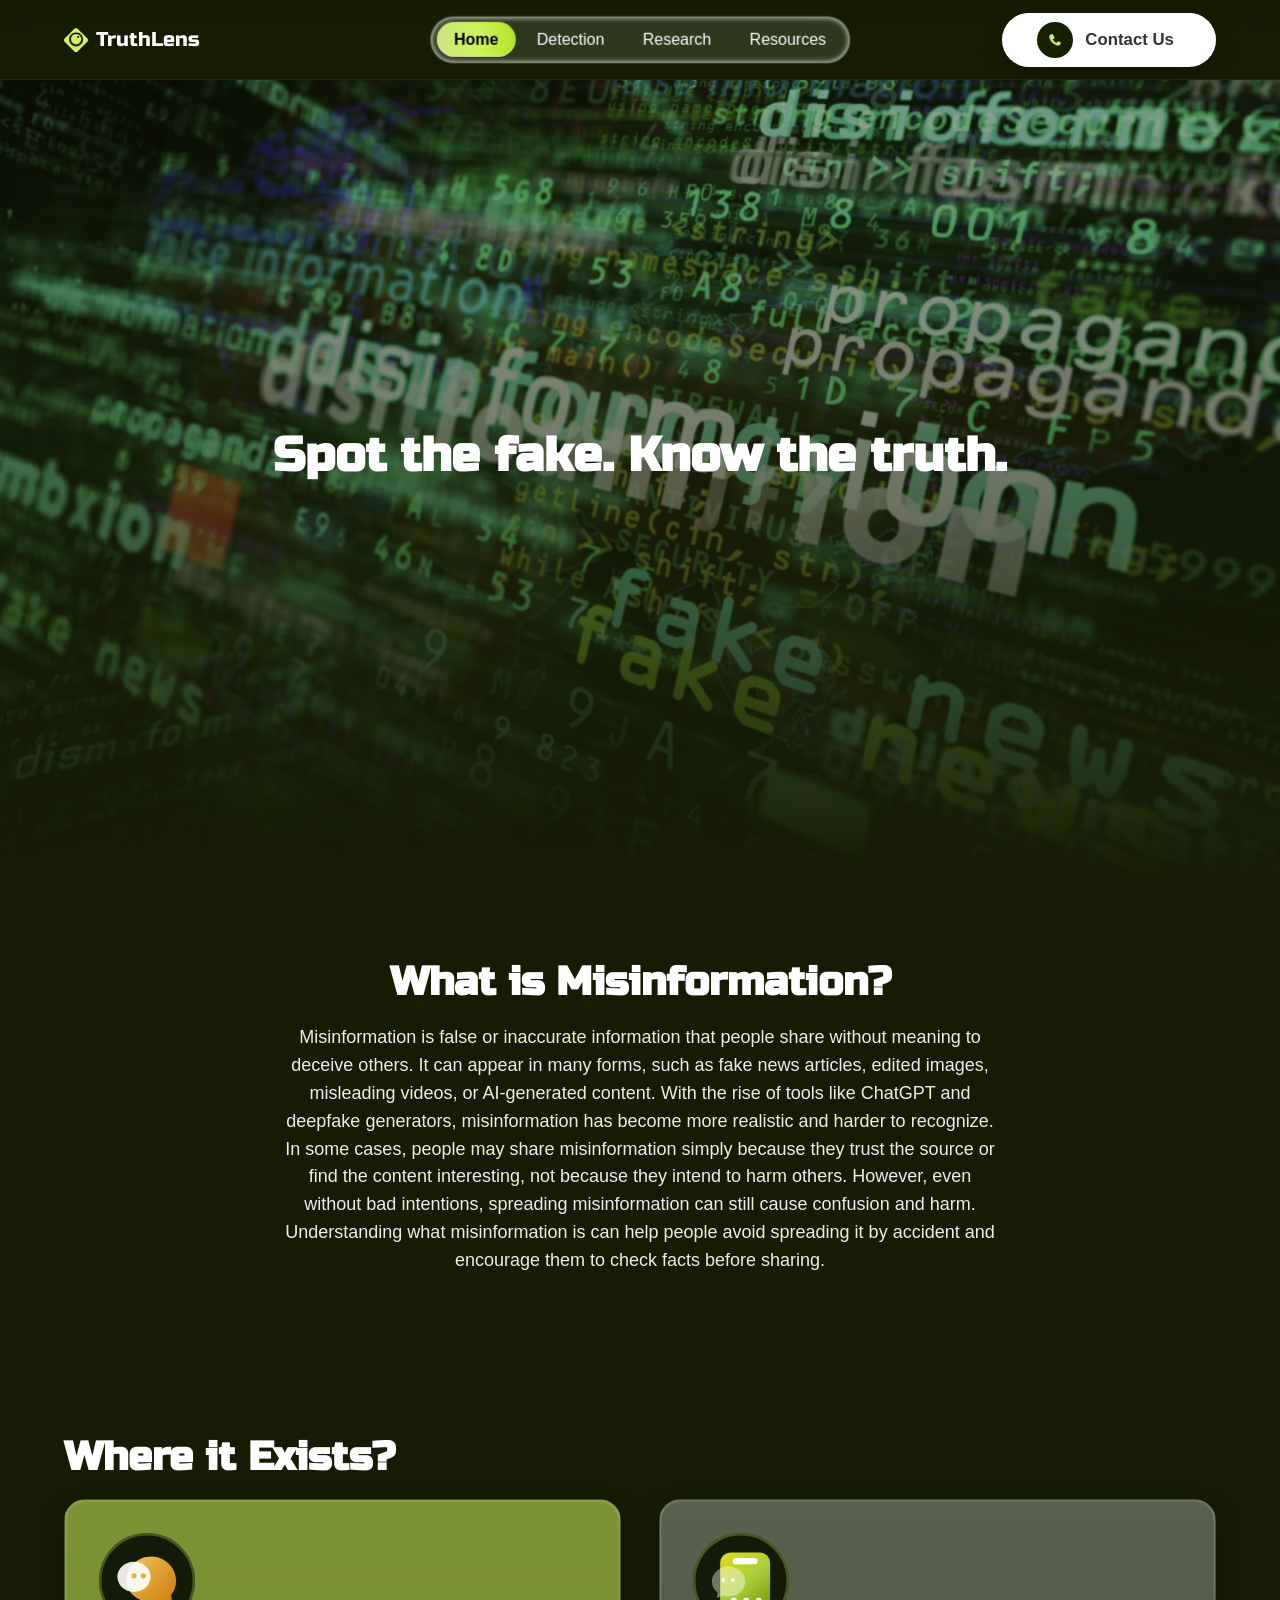
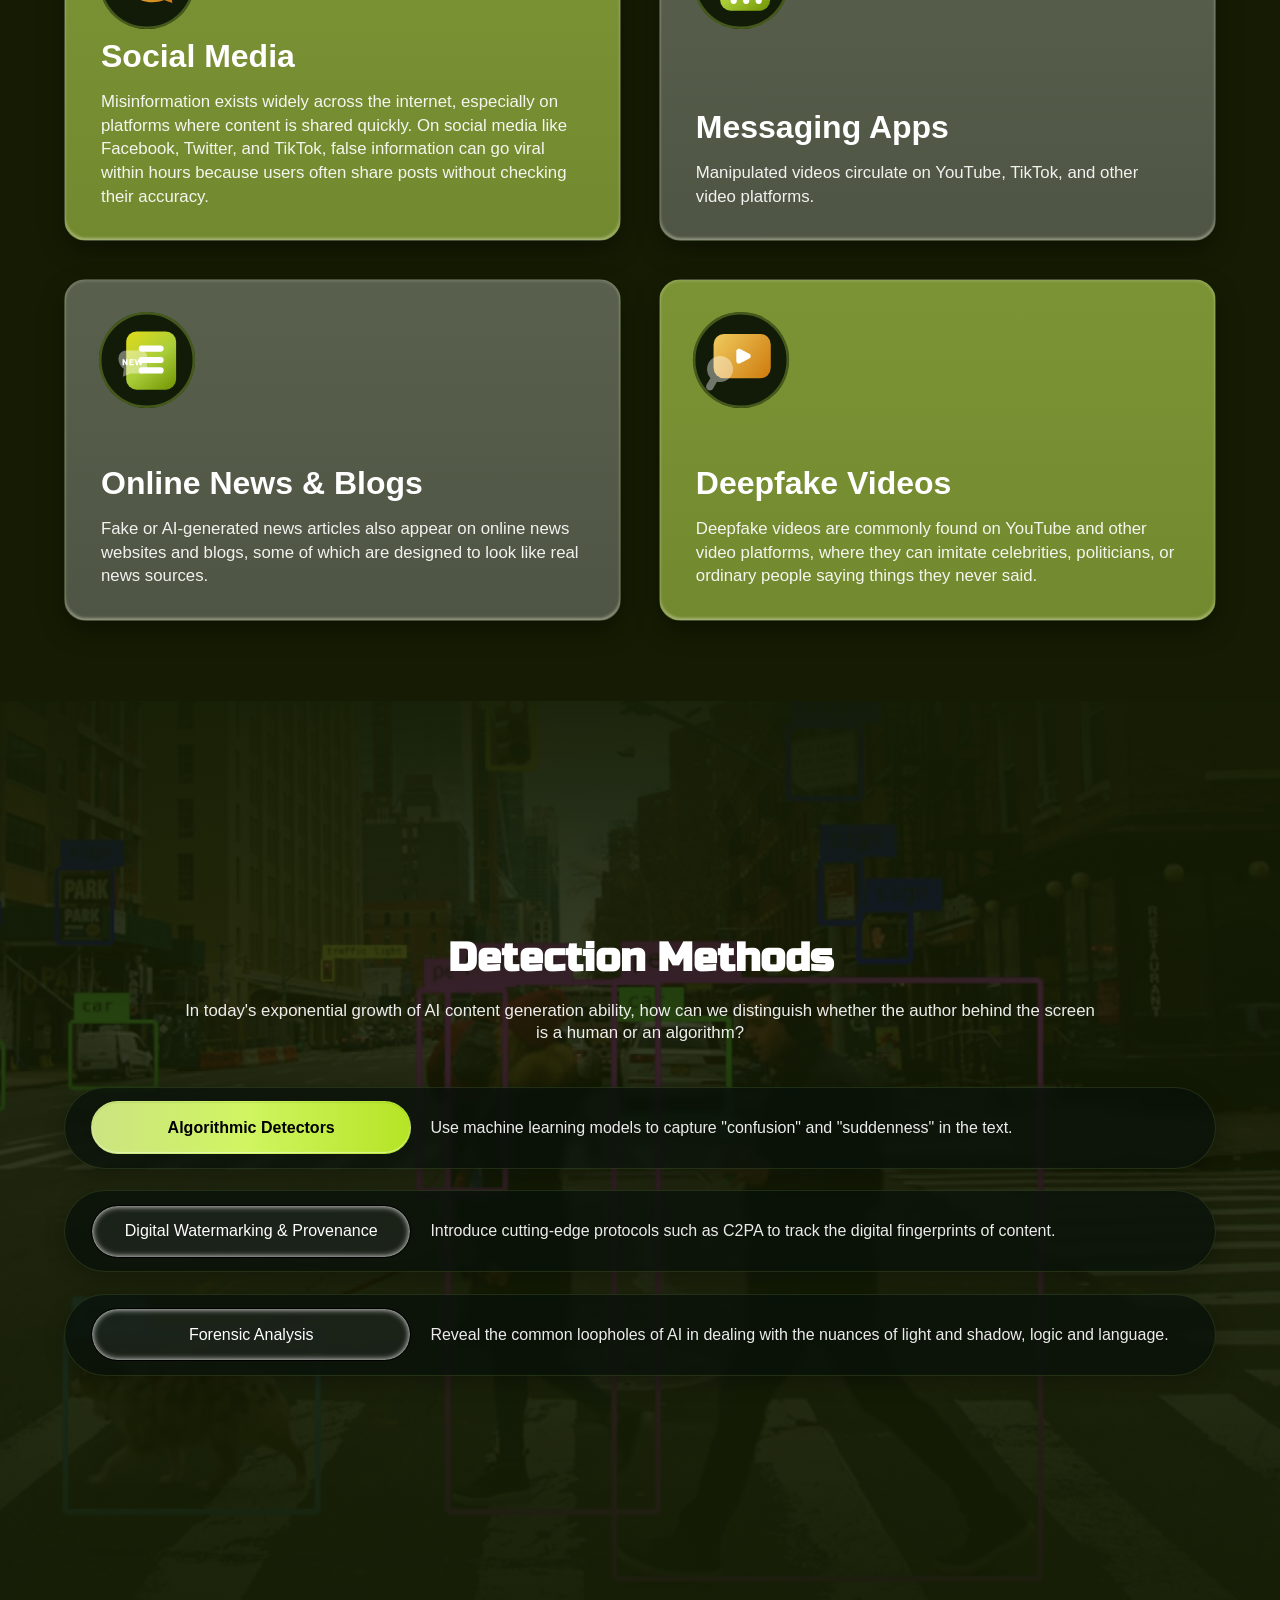
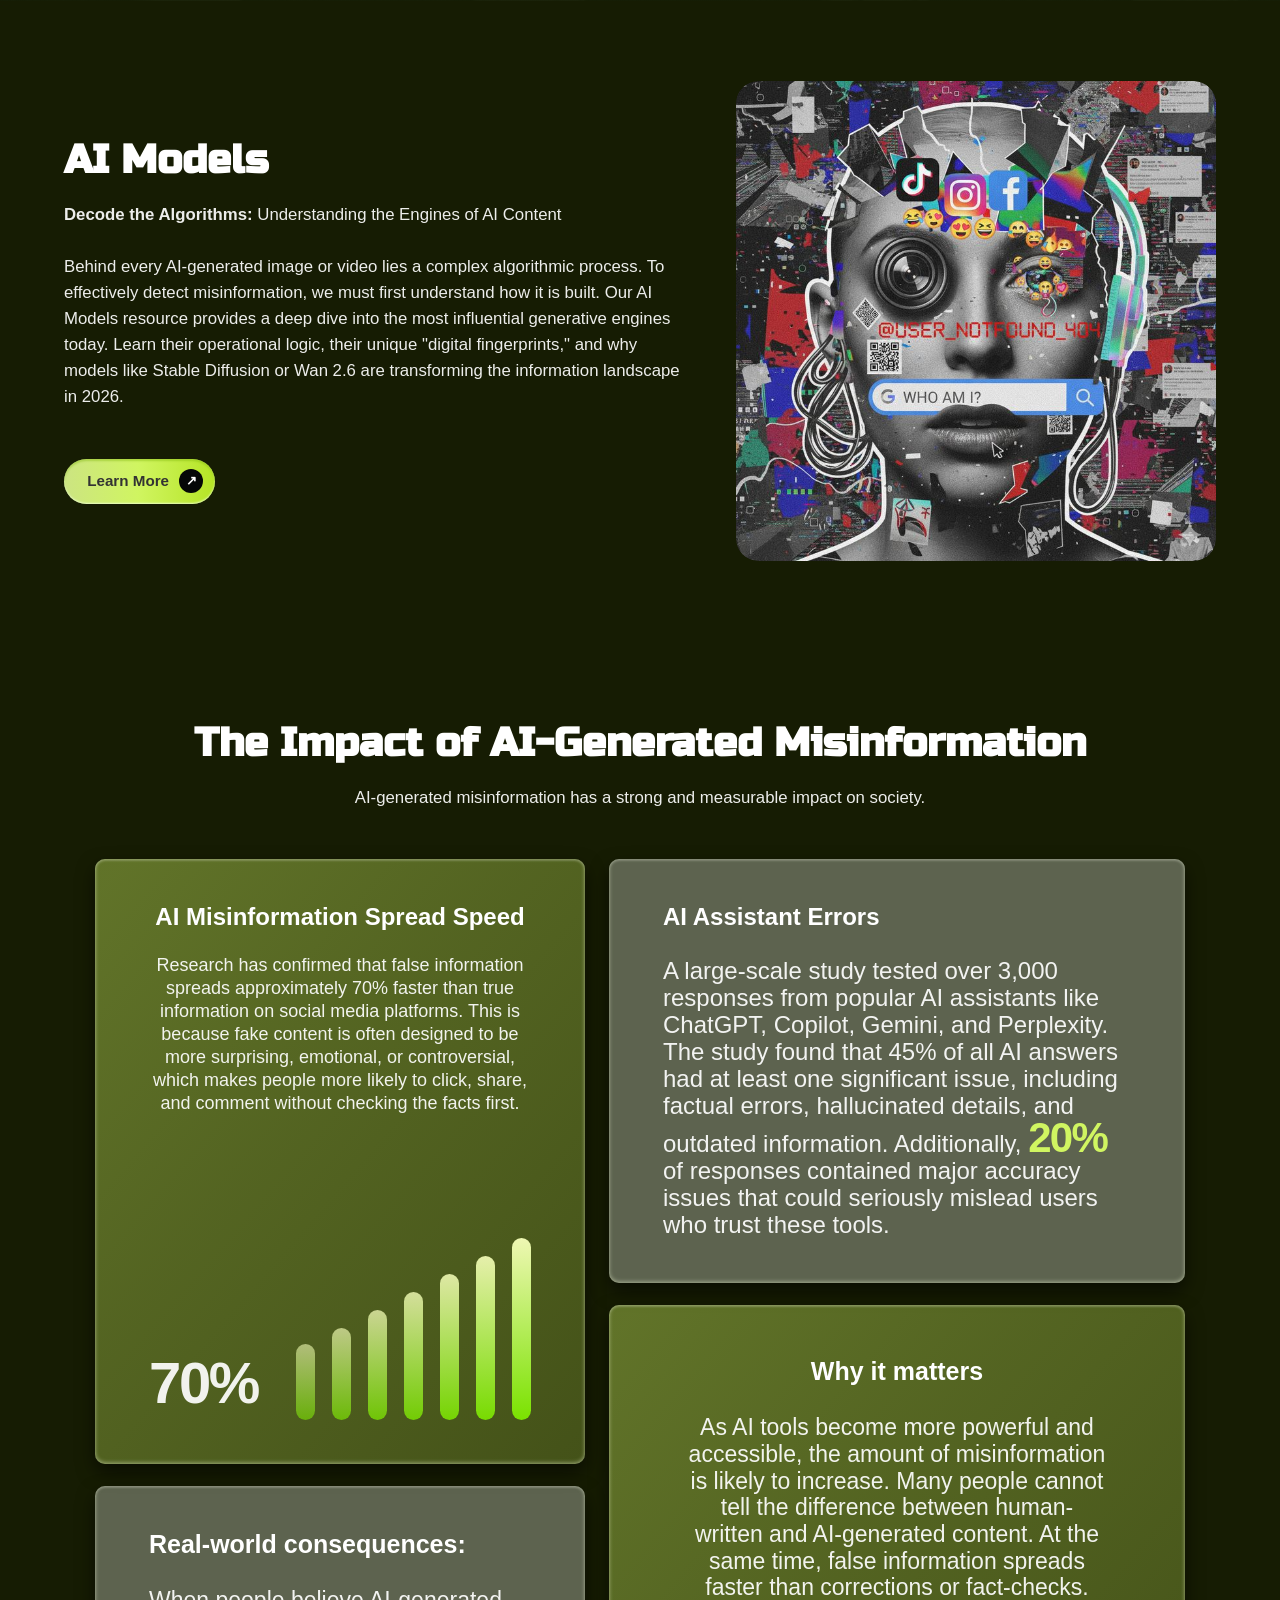
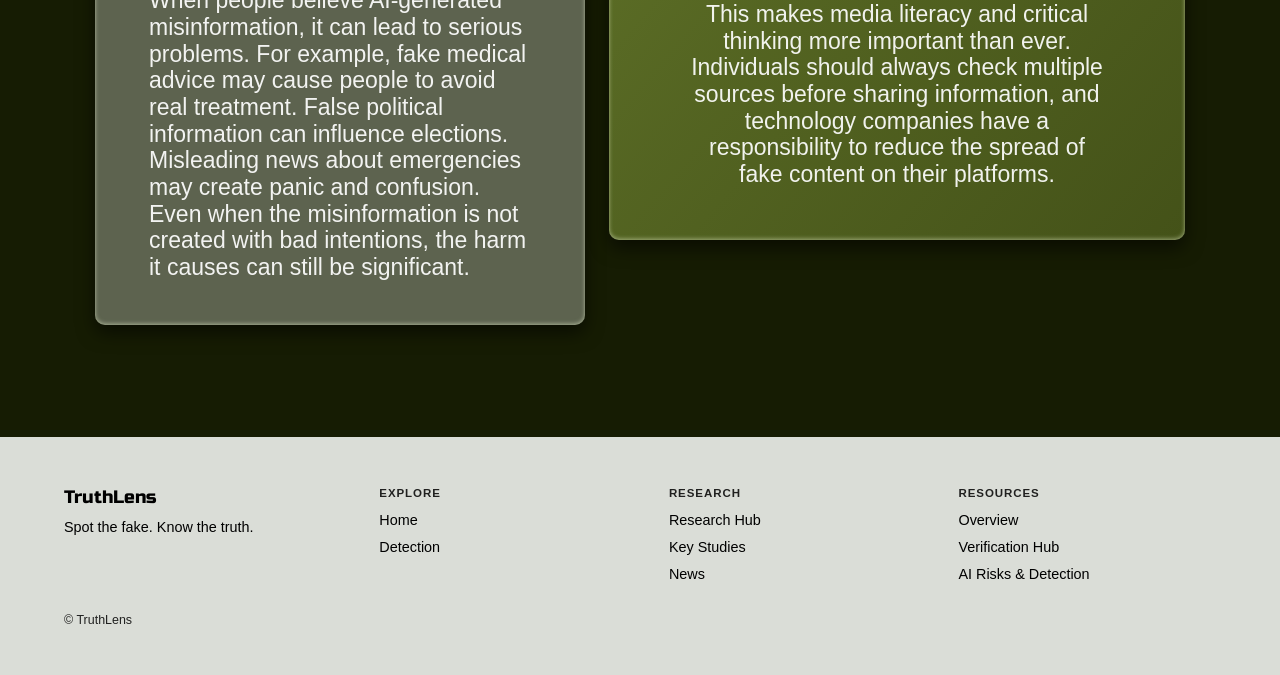
<file: index.html>
﻿<!DOCTYPE html>
<html lang="en">
  <head>
    <meta charset="utf-8" />
    <meta name="viewport" content="width=device-width, initial-scale=1" />
    <title>TruthLens - Spot the fake. Know the truth.</title>
    <link rel="stylesheet" href="css/main.css" />
  </head>
  <body class="tl-home-page">
    <header class="tl-header">
      <div class="tl-header__inner wrap">
        <a class="tl-brand" href="index.html">
          <img
            src="assets/figma/logo-mark.svg"
            width="24"
            height="24"
            alt=""
          />
          <span class="tl-brand__text">TruthLens</span>
        </a>
        <button
          type="button"
          class="tl-nav-toggle"
          aria-expanded="false"
          aria-controls="tl-nav"
        >
          Menu
        </button>
        <nav id="tl-nav" class="tl-nav" aria-label="Primary">
          <div class="tl-nav__track">
            <a class="tl-nav__item is-active" href="index.html">Home</a>
            <a class="tl-nav__item" href="detection.html">Detection</a>
            <div class="tl-nav__drop">
              <a class="tl-nav__item" href="research.html">Research</a>
              <div class="tl-nav__drop-panel tl-nav__drop-panel--soft tl-nav__drop-panel--research" role="menu">
                <a href="research-key-studies.html" role="menuitem">Key Studies</a>
                <a href="research-news.html" role="menuitem">News</a>
              </div>
            </div>
            <div class="tl-nav__drop">
              <a class="tl-nav__item" href="resources.html">Resources</a>
              <div class="tl-nav__drop-panel tl-nav__drop-panel--soft tl-nav__drop-panel--resources" role="menu">
                <a href="resources-verification-hub.html" role="menuitem">Verification Hub</a>
                <a href="resources-ai-risks.html" role="menuitem">AI Risks &amp; Detection</a>
              </div>
            </div>
          </div>
          <a
            class="tl-contact"
            href="mailto:hello@truthlens.example"
          >
            <img
              src="assets/figma/phone-icon.svg"
              alt=""
              width="18"
              height="18"
            />
            <span>Contact Us</span>
          </a>
        </nav>
      </div>
    </header>

    <section class="tl-hero">
      <div class="tl-hero__media" aria-hidden="true">
        <img src="assets/figma/hero-banner.png" alt="" />
      </div>
      <div class="tl-hero__shade" aria-hidden="true"></div>
      <div class="tl-hero__content">
        <h1 class="tl-h1">Spot the fake. Know the truth.</h1>
      </div>
    </section>

    <section class="tl-section">
      <div class="wrap">
        <h2 class="tl-h2" style="text-align: center">What is Misinformation?</h2>
        <p class="tl-lead">
          Misinformation is false or inaccurate information that people share
          without meaning to deceive others. It can appear in many forms, such
          as fake news articles, edited images, misleading videos, or
          AI-generated content. With the rise of tools like ChatGPT and
          deepfake generators, misinformation has become more realistic and
          harder to recognize. In some cases, people may share misinformation
          simply because they trust the source or find the content interesting,
          not because they intend to harm others. However, even without bad
          intentions, spreading misinformation can still cause confusion and
          harm. Understanding what misinformation is can help people avoid
          spreading it by accident and encourage them to check facts before
          sharing.
        </p>
      </div>
    </section>

    <section class="tl-section">
      <div class="wrap">
        <h2 class="tl-h2">Where it Exists?</h2>
        <div class="tl-where-grid">
          <a
            class="tl-tile tl-tile--olive tl-card-link"
            href="resources-ai-risks.html#digital-literacy"
          >
            <img class="tl-tile__icon" src="assets/figma/icon-social-media.svg" alt="" />
            <div class="tl-tile__copy">
              <h3 class="tl-tile__title">Social Media</h3>
              <p>
                Misinformation exists widely across the internet, especially on
                platforms where content is shared quickly. On social media
                like Facebook, Twitter, and TikTok, false information can go
                viral within hours because users often share posts without
                checking their accuracy.
              </p>
            </div>
          </a>
          <a
            class="tl-tile tl-tile--slate tl-card-link"
            href="resources-verification-hub.html#fact-checking"
          >
            <img class="tl-tile__icon" src="assets/figma/icon-messaging-apps.svg" alt="" />
            <div class="tl-tile__copy">
              <h3 class="tl-tile__title">Messaging Apps</h3>
              <p>
                Manipulated videos circulate on YouTube, TikTok, and other
                video platforms.
              </p>
            </div>
          </a>
          <a
            class="tl-tile tl-tile--slate tl-card-link"
            href="research-news.html"
          >
            <img class="tl-tile__icon" src="assets/figma/icon-online-news.svg" alt="" />
            <div class="tl-tile__copy">
              <h3 class="tl-tile__title">Online News &amp; Blogs</h3>
              <p>
                Fake or AI-generated news articles also appear on online news
                websites and blogs, some of which are designed to look like
                real news sources.
              </p>
            </div>
          </a>
          <a
            class="tl-tile tl-tile--olive tl-card-link"
            href="resources-verification-hub.html#tool-deepware"
          >
            <img class="tl-tile__icon" src="assets/figma/icon-deepfake-videos.svg" alt="" />
            <div class="tl-tile__copy">
              <h3 class="tl-tile__title">Deepfake Videos</h3>
              <p>
                Deepfake videos are commonly found on YouTube and other video
                platforms, where they can imitate celebrities, politicians, or
                ordinary people saying things they never said.
              </p>
            </div>
          </a>
        </div>
      </div>
    </section>

    <section class="tl-detect-band">
      <div class="tl-detect-band__bg" aria-hidden="true">
        <img src="assets/figma/detection-section-bg.png" alt="" />
      </div>
      <div class="tl-detect-band__overlay" aria-hidden="true"></div>
      <div class="tl-detect-band__inner wrap">
        <h2 class="tl-h2" style="text-align: center">Detection Methods</h2>
        <p class="tl-lead">
          In today's exponential growth of AI content generation ability, how
          can we distinguish whether the author behind the screen is a human or
          an algorithm?
        </p>
        <a class="tl-detect-row tl-card-link" href="detection.html#detect-algorithm">
          <span class="tl-detect-row__tag is-accent">Algorithmic Detectors</span>
          <p>
            Use machine learning models to capture "confusion" and "suddenness"
            in the text.
          </p>
        </a>
        <a class="tl-detect-row tl-card-link" href="detection.html#detect-provenance">
          <span class="tl-detect-row__tag">Digital Watermarking &amp; Provenance</span>
          <p>
            Introduce cutting-edge protocols such as C2PA to track the digital
            fingerprints of content.
          </p>
        </a>
        <a class="tl-detect-row tl-card-link" href="detection.html#detect-forensics">
          <span class="tl-detect-row__tag">Forensic Analysis</span>
          <p>
            Reveal the common loopholes of AI in dealing with the nuances of
            light and shadow, logic and language.
          </p>
        </a>
      </div>
    </section>

    <section class="tl-section tl-home-models">
      <div class="wrap tl-split">
        <div>
          <h2 class="tl-h2" style="text-align: left">AI Models</h2>
          <p class="tl-body" style="text-align: left; max-width: none">
            <strong>Decode the Algorithms:</strong> Understanding the Engines
            of AI Content<br /><br />
            Behind every AI-generated image or video lies a complex
            algorithmic process. To effectively detect misinformation, we must
            first understand how it is built. Our AI Models resource provides a
            deep dive into the most influential generative engines today. Learn
            their operational logic, their unique "digital fingerprints," and
            why models like Stable Diffusion or Wan 2.6 are transforming the
            information landscape in 2026.
          </p>
          <a class="tl-btn-lime tl-btn-lime--home-cta" href="resources-ai-risks.html#ai-models">
            <span>Learn More</span>
            <span class="tl-btn-lime__arrow" aria-hidden="true">&#8599;</span>
          </a>
        </div>
        <div class="tl-split__visual" data-href="resources-ai-risks.html#ai-models">
          <img
            src="assets/figma/ai-models-visual.png"
            alt="Collage representing AI-generated media"
          />
        </div>
      </div>
    </section>

    <section class="tl-section">
      <div class="wrap">
        <div class="tl-impact-head">
          <h2 class="tl-h2">The Impact of AI-Generated Misinformation</h2>
          <p class="tl-body">
            AI-generated misinformation has a strong and measurable impact on
            society.
          </p>
        </div>
        <div class="tl-bento">
          <div class="tl-bento__col">
            <article
              class="tl-bento__card tl-bento__card--lime tl-bento__card--metric"
              data-href="research-key-studies.html"
            >
              <h3>AI Misinformation Spread Speed</h3>
              <p>
                Research has confirmed that false information spreads
                approximately 70% faster than true information on social media
                platforms. This is because fake content is often designed to be
                more surprising, emotional, or controversial, which makes people
                more likely to click, share, and comment without checking the
                facts first.
              </p>
              <div class="tl-impact-visual">
                <p class="tl-stat-big">70%</p>
                <div class="tl-bars" aria-hidden="true">
                  <span></span>
                  <span></span>
                  <span></span>
                  <span></span>
                  <span></span>
                  <span></span>
                  <span></span>
                </div>
              </div>
            </article>
            <article
              class="tl-bento__card tl-bento__card--soft tl-bento__card--consequence"
              data-href="research-news.html"
            >
              <h3>Real-world consequences:</h3>
              <p>
                When people believe AI-generated misinformation, it can lead to
                serious problems. For example, fake medical advice may cause
                people to avoid real treatment. False political information can
                influence elections. Misleading news about emergencies may create
                panic and confusion. Even when the misinformation is not created
                with bad intentions, the harm it causes can still be significant.
              </p>
            </article>
          </div>
          <div class="tl-bento__col">
            <article
              class="tl-bento__card tl-bento__card--soft tl-bento__card--assistant"
              data-href="resources-ai-risks.html#ai-models"
            >
              <h3>AI Assistant Errors</h3>
              <p>
                A large-scale study tested over 3,000 responses from popular AI
                assistants like ChatGPT, Copilot, Gemini, and Perplexity. The
                study found that 45% of all AI answers had at least one
                significant issue, including factual errors, hallucinated details,
                and outdated information. Additionally, <span class="tl-highlight"
                  >20%</span
                >
                of responses contained major accuracy issues that could seriously
                mislead users who trust these tools.
              </p>
            </article>
            <article
              class="tl-bento__card tl-bento__card--lime tl-bento__card--why"
              data-href="resources-ai-risks.html#digital-literacy"
            >
              <h3>Why it matters</h3>
              <p>
                As AI tools become more powerful and accessible, the amount of
                misinformation is likely to increase. Many people cannot tell the
                difference between human-written and AI-generated content. At the
                same time, false information spreads faster than corrections or
                fact-checks. This makes media literacy and critical thinking more
                important than ever. Individuals should always check multiple
                sources before sharing information, and technology companies have
                a responsibility to reduce the spread of fake content on their
                platforms.
              </p>
            </article>
          </div>
        </div>
      </div>
    </section>

    <footer class="tl-footer">
      <div class="wrap">
        <div class="tl-footer__grid">
          <div>
            <div class="tl-footer__brand">TruthLens</div>
            <p style="margin: 0; max-width: 280px">
              Spot the fake. Know the truth.
            </p>
          </div>
          <div>
            <h4>Explore</h4>
            <ul>
              <li><a href="index.html">Home</a></li>
              <li><a href="detection.html">Detection</a></li>
            </ul>
          </div>
          <div>
            <h4>Research</h4>
            <ul>
              <li><a href="research.html">Research Hub</a></li>
              <li><a href="research-key-studies.html">Key Studies</a></li>
              <li><a href="research-news.html">News</a></li>
            </ul>
          </div>
          <div>
            <h4>Resources</h4>
            <ul>
              <li><a href="resources.html">Overview</a></li>
              <li><a href="resources-verification-hub.html">Verification Hub</a></li>
              <li><a href="resources-ai-risks.html">AI Risks &amp; Detection</a></li>
            </ul>
          </div>
        </div>
        <p class="tl-footer__legal">&copy; TruthLens</p>
      </div>
    </footer>
    <script src="js/nav.js"></script>
  </body>
</html>
</file>
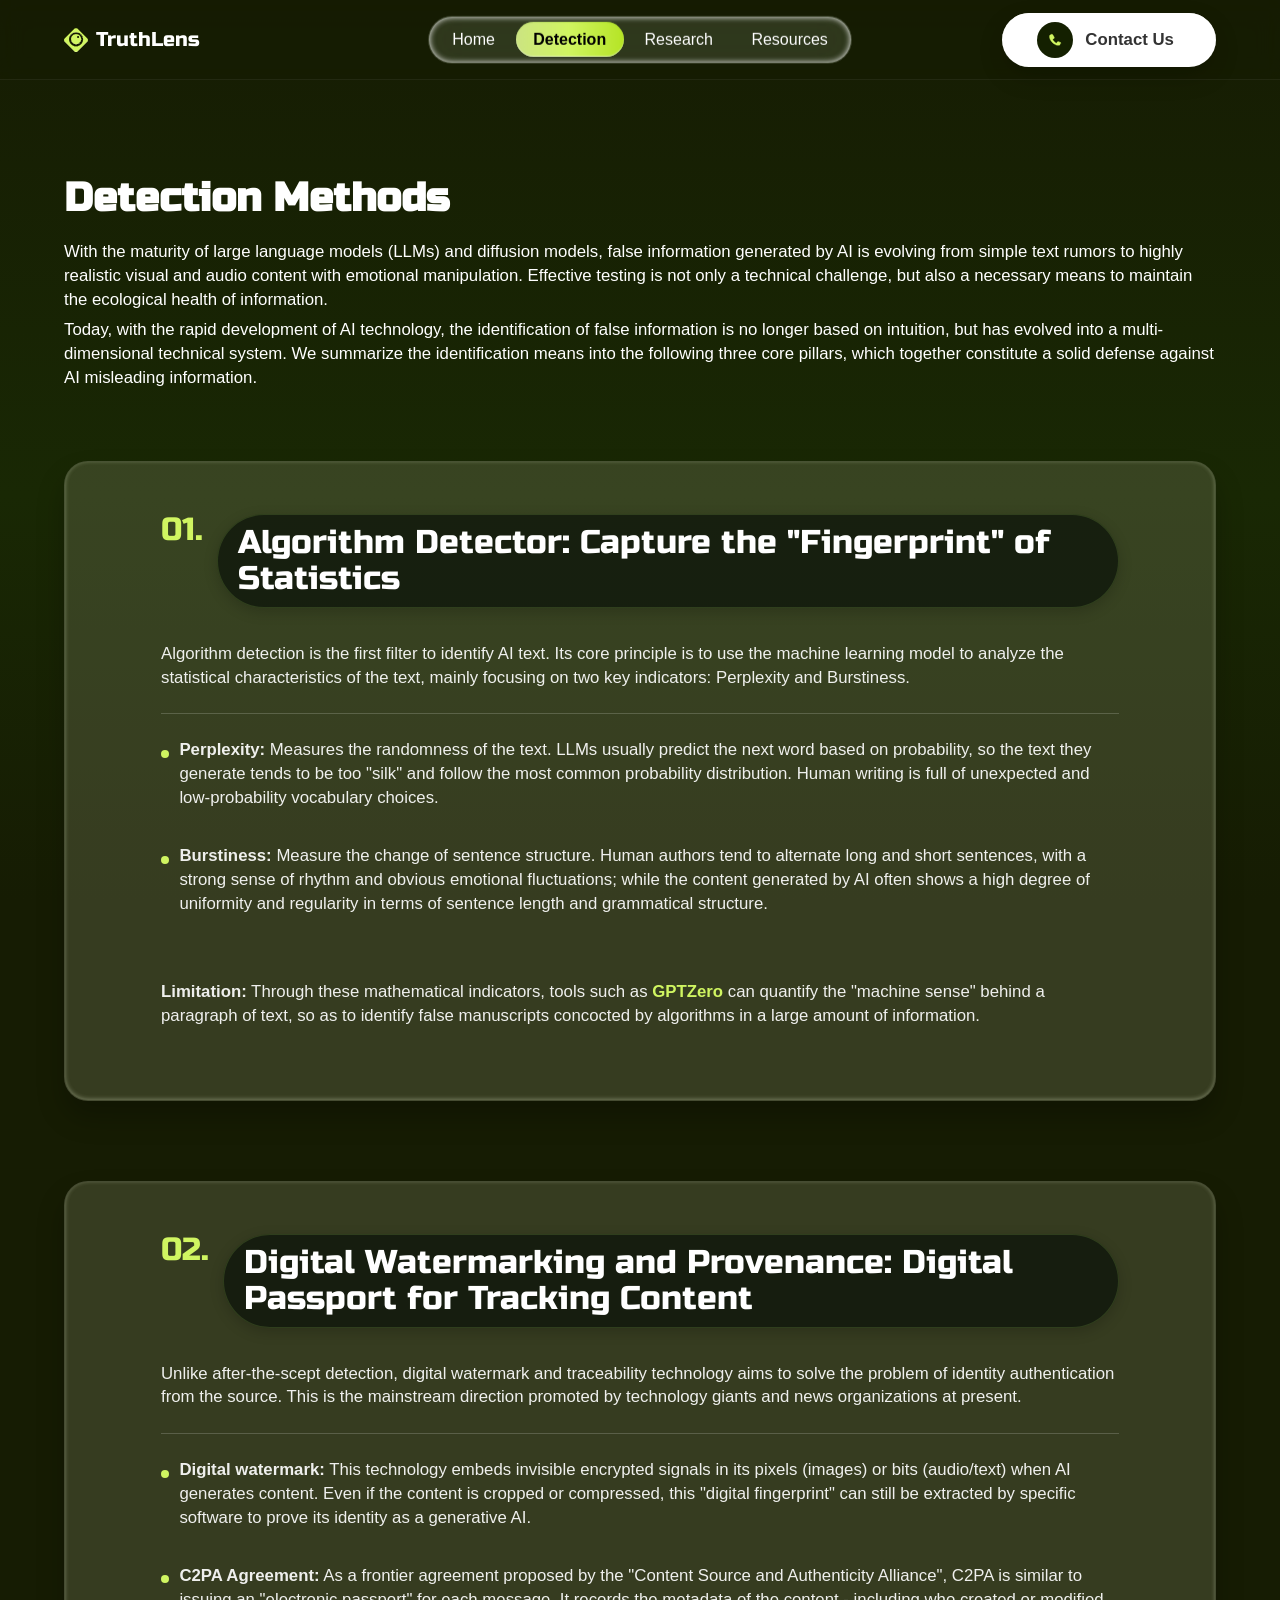
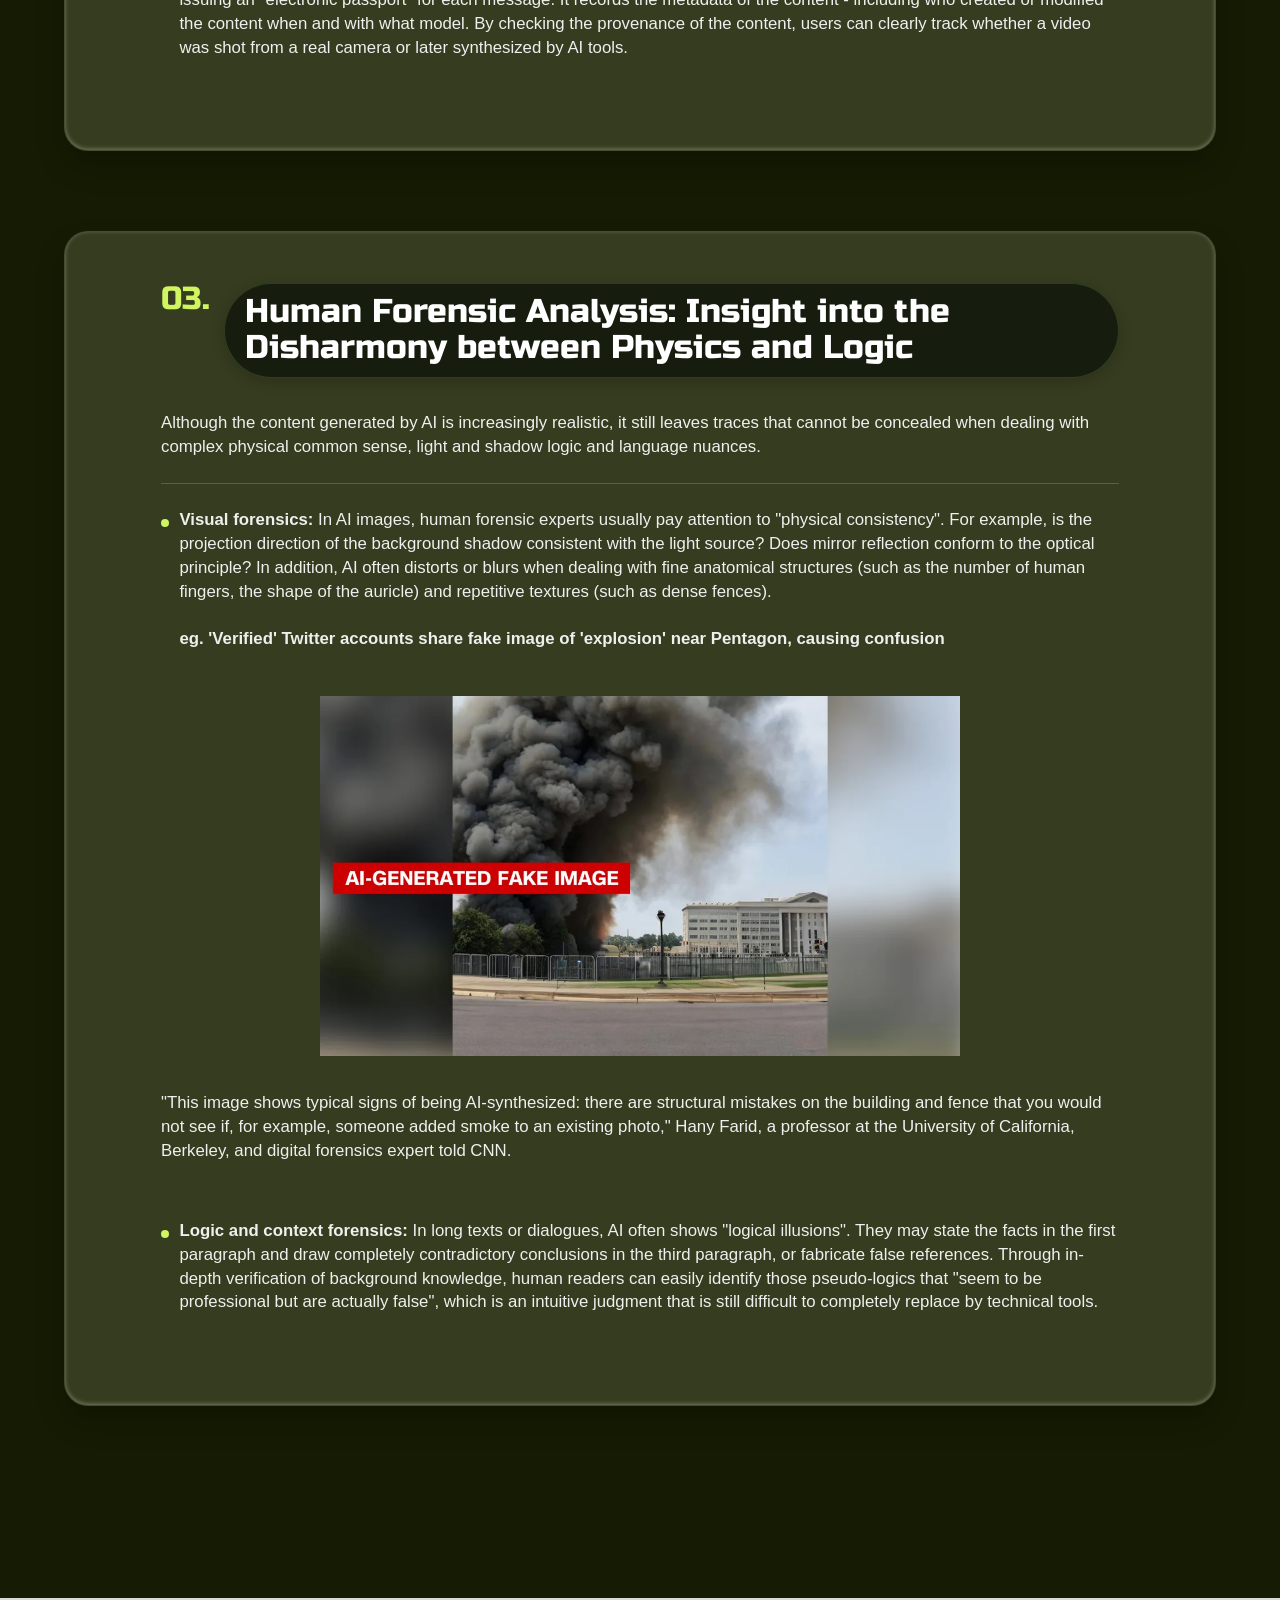
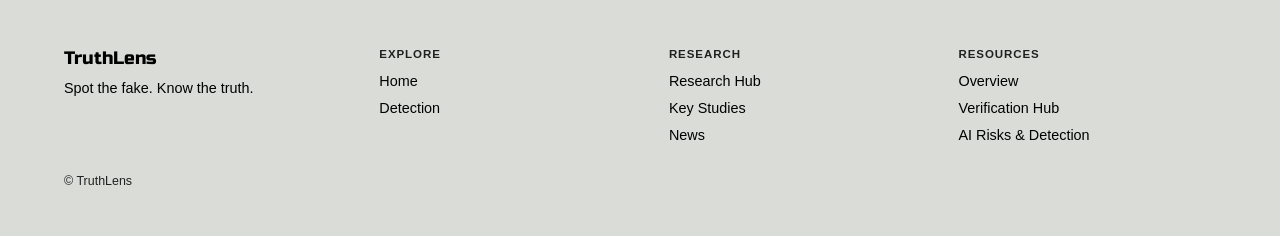
<file: detection.html>
﻿<!DOCTYPE html>
<html lang="en">
  <head>
    <meta charset="utf-8" />
    <meta name="viewport" content="width=device-width, initial-scale=1" />
    <title>Detection - TruthLens</title>
    <link rel="stylesheet" href="css/main.css" />
  </head>
  <body class="tl-page-detection">
    <header class="tl-header">
      <div class="tl-header__inner wrap">
        <a class="tl-brand" href="index.html">
          <img
            src="assets/figma/logo-mark.svg"
            width="24"
            height="24"
            alt=""
          />
          <span class="tl-brand__text">TruthLens</span>
        </a>
        <button
          type="button"
          class="tl-nav-toggle"
          aria-expanded="false"
          aria-controls="tl-nav"
        >
          Menu
        </button>
        <nav id="tl-nav" class="tl-nav" aria-label="Primary">
          <div class="tl-nav__track">
            <a class="tl-nav__item" href="index.html">Home</a>
            <a class="tl-nav__item is-active" href="detection.html">Detection</a>
            <div class="tl-nav__drop">
              <a class="tl-nav__item" href="research.html">Research</a>
              <div class="tl-nav__drop-panel tl-nav__drop-panel--soft tl-nav__drop-panel--research" role="menu">
                <a href="research-key-studies.html" role="menuitem">Key Studies</a>
                <a href="research-news.html" role="menuitem">News</a>
              </div>
            </div>
            <div class="tl-nav__drop">
              <a class="tl-nav__item" href="resources.html">Resources</a>
              <div class="tl-nav__drop-panel tl-nav__drop-panel--soft tl-nav__drop-panel--resources" role="menu">
                <a href="resources-verification-hub.html" role="menuitem">Verification Hub</a>
                <a href="resources-ai-risks.html" role="menuitem">AI Risks &amp; Detection</a>
              </div>
            </div>
          </div>
          <a
            class="tl-contact"
            href="mailto:hello@truthlens.example"
          >
            <img
              src="assets/figma/phone-icon.svg"
              alt=""
              width="18"
              height="18"
            />
            <span>Contact Us</span>
          </a>
        </nav>
      </div>
    </header>

    <main class="tl-section tl-section--tight-top">
      <div class="wrap" style="padding-top: 4rem">
        <h1 class="tl-h2">Detection Methods</h1>
        <div class="tl-page-intro">
          <p>
            With the maturity of large language models (LLMs) and diffusion
            models, false information generated by AI is evolving from simple
            text rumors to highly realistic visual and audio content with
            emotional manipulation. Effective testing is not only a technical
            challenge, but also a necessary means to maintain the ecological
            health of information.
          </p>
          <p>
            Today, with the rapid development of AI technology, the
            identification of false information is no longer based on intuition,
            but has evolved into a multi-dimensional technical system. We
            summarize the identification means into the following three core
            pillars, which together constitute a solid defense against AI
            misleading information.
          </p>
        </div>

        <article
          id="detect-algorithm"
          class="tl-module tl-module--detect"
          data-accordion
          data-open="true"
        >
          <button
            type="button"
            class="tl-module__toggle"
            data-accordion-toggle
            aria-controls="detect-algorithm-body"
            aria-expanded="true"
          >
            <span class="tl-module__head">
              <span class="tl-module__num">01.</span>
              <span class="tl-module__title"
                >Algorithm Detector: Capture the "Fingerprint" of Statistics</span
              >
            </span>
            <span class="tl-module__chev" aria-hidden="true"></span>
          </button>
          <div id="detect-algorithm-body" class="tl-module__body" data-accordion-body>
            <p>
              Algorithm detection is the first filter to identify AI text. Its
              core principle is to use the machine learning model to analyze
              the statistical characteristics of the text, mainly focusing on
              two key indicators: Perplexity and Burstiness.
            </p>
            <hr class="tl-module__rule" />
            <ul>
              <li>
                <strong>Perplexity:</strong> Measures the randomness of the
                text. LLMs usually predict the next word based on probability,
                so the text they generate tends to be too "silk" and follow the
                most common probability distribution. Human writing is full of
                unexpected and low-probability vocabulary choices.
              </li>
              <li>
                <strong>Burstiness:</strong> Measure the change of sentence
                structure. Human authors tend to alternate long and short
                sentences, with a strong sense of rhythm and obvious emotional
                fluctuations; while the content generated by AI often shows a
                high degree of uniformity and regularity in terms of sentence
                length and grammatical structure.
              </li>
            </ul>
            <p class="tl-module__limit">
              <strong>Limitation:</strong> Through these mathematical
              indicators, tools such as
              <span class="tl-note-link">GPTZero</span> can quantify the
              "machine sense" behind a paragraph of text, so as to identify
              false manuscripts concocted by algorithms in a large amount of
              information.
            </p>
          </div>
        </article>

        <article
          id="detect-provenance"
          class="tl-module tl-module--detect"
          data-accordion
          data-open="true"
        >
          <button
            type="button"
            class="tl-module__toggle"
            data-accordion-toggle
            aria-controls="detect-provenance-body"
            aria-expanded="true"
          >
            <span class="tl-module__head">
              <span class="tl-module__num">02.</span>
              <span class="tl-module__title"
                >Digital Watermarking and Provenance: Digital Passport for
                Tracking Content</span
              >
            </span>
            <span class="tl-module__chev" aria-hidden="true"></span>
          </button>
          <div id="detect-provenance-body" class="tl-module__body" data-accordion-body>
            <p>
              Unlike after-the-scept detection, digital watermark and
              traceability technology aims to solve the problem of identity
              authentication from the source. This is the mainstream direction
              promoted by technology giants and news organizations at present.
            </p>
            <hr class="tl-module__rule" />
            <ul>
              <li>
                <strong>Digital watermark:</strong> This technology embeds
                invisible encrypted signals in its pixels (images) or bits
                (audio/text) when AI generates content. Even if the content is
                cropped or compressed, this "digital fingerprint" can still be
                extracted by specific software to prove its identity as a
                generative AI.
              </li>
              <li>
                <strong>C2PA Agreement:</strong> As a frontier agreement
                proposed by the "Content Source and Authenticity Alliance",
                C2PA is similar to issuing an "electronic passport" for each
                message. It records the metadata of the content - including who
                created or modified the content when and with what model. By
                checking the provenance of the content, users can clearly track
                whether a video was shot from a real camera or later
                synthesized by AI tools.
              </li>
            </ul>
          </div>
        </article>

        <article
          id="detect-forensics"
          class="tl-module tl-module--detect"
          data-accordion
          data-open="true"
        >
          <button
            type="button"
            class="tl-module__toggle"
            data-accordion-toggle
            aria-controls="detect-forensics-body"
            aria-expanded="true"
          >
            <span class="tl-module__head">
              <span class="tl-module__num">03.</span>
              <span class="tl-module__title"
                >Human Forensic Analysis: Insight into the Disharmony between
                Physics and Logic</span
              >
            </span>
            <span class="tl-module__chev" aria-hidden="true"></span>
          </button>
          <div id="detect-forensics-body" class="tl-module__body" data-accordion-body>
            <p>
              Although the content generated by AI is increasingly realistic,
              it still leaves traces that cannot be concealed when dealing with
              complex physical common sense, light and shadow logic and
              language nuances.
            </p>
            <hr class="tl-module__rule" />
            <ul>
              <li>
                <strong>Visual forensics:</strong> In AI images, human forensic
                experts usually pay attention to "physical consistency". For
                example, is the projection direction of the background shadow
                consistent with the light source? Does mirror reflection
                conform to the optical principle? In addition, AI often
                distorts or blurs when dealing with fine anatomical structures
                (such as the number of human fingers, the shape of the auricle)
                and repetitive textures (such as dense fences).<br /><br />
                <strong
                  >eg. 'Verified' Twitter accounts share fake image of
                  'explosion' near Pentagon, causing confusion</strong
                >
              </li>
            </ul>
            <div class="tl-module__visual">
              <img
                src="assets/figma/pentagon-forensics.png"
                alt="Example of an AI-generated fake image"
              />
            </div>
            <p class="tl-module__quote">
              "This image shows typical signs of being AI-synthesized: there
              are structural mistakes on the building and fence that you would
              not see if, for example, someone added smoke to an existing
              photo," Hany Farid, a professor at the University of California,
              Berkeley, and digital forensics expert told CNN.
            </p>
            <ul>
              <li>
                <strong>Logic and context forensics:</strong> In long texts or
                dialogues, AI often shows "logical illusions". They may state
                the facts in the first paragraph and draw completely
                contradictory conclusions in the third paragraph, or fabricate
                false references. Through in-depth verification of background
                knowledge, human readers can easily identify those
                pseudo-logics that "seem to be professional but are actually
                false", which is an intuitive judgment that is still difficult
                to completely replace by technical tools.
              </li>
            </ul>
          </div>
        </article>
      </div>
    </main>

    <footer class="tl-footer">
      <div class="wrap">
        <div class="tl-footer__grid">
          <div>
            <div class="tl-footer__brand">TruthLens</div>
            <p style="margin: 0; max-width: 280px">
              Spot the fake. Know the truth.
            </p>
          </div>
          <div>
            <h4>Explore</h4>
            <ul>
              <li><a href="index.html">Home</a></li>
              <li><a href="detection.html">Detection</a></li>
            </ul>
          </div>
          <div>
            <h4>Research</h4>
            <ul>
              <li><a href="research.html">Research Hub</a></li>
              <li><a href="research-key-studies.html">Key Studies</a></li>
              <li><a href="research-news.html">News</a></li>
            </ul>
          </div>
          <div>
            <h4>Resources</h4>
            <ul>
              <li><a href="resources.html">Overview</a></li>
              <li><a href="resources-verification-hub.html">Verification Hub</a></li>
              <li><a href="resources-ai-risks.html">AI Risks &amp; Detection</a></li>
            </ul>
          </div>
        </div>
        <p class="tl-footer__legal">&copy; TruthLens</p>
      </div>
    </footer>
    <script src="js/nav.js"></script>
  </body>
</html>
</file>
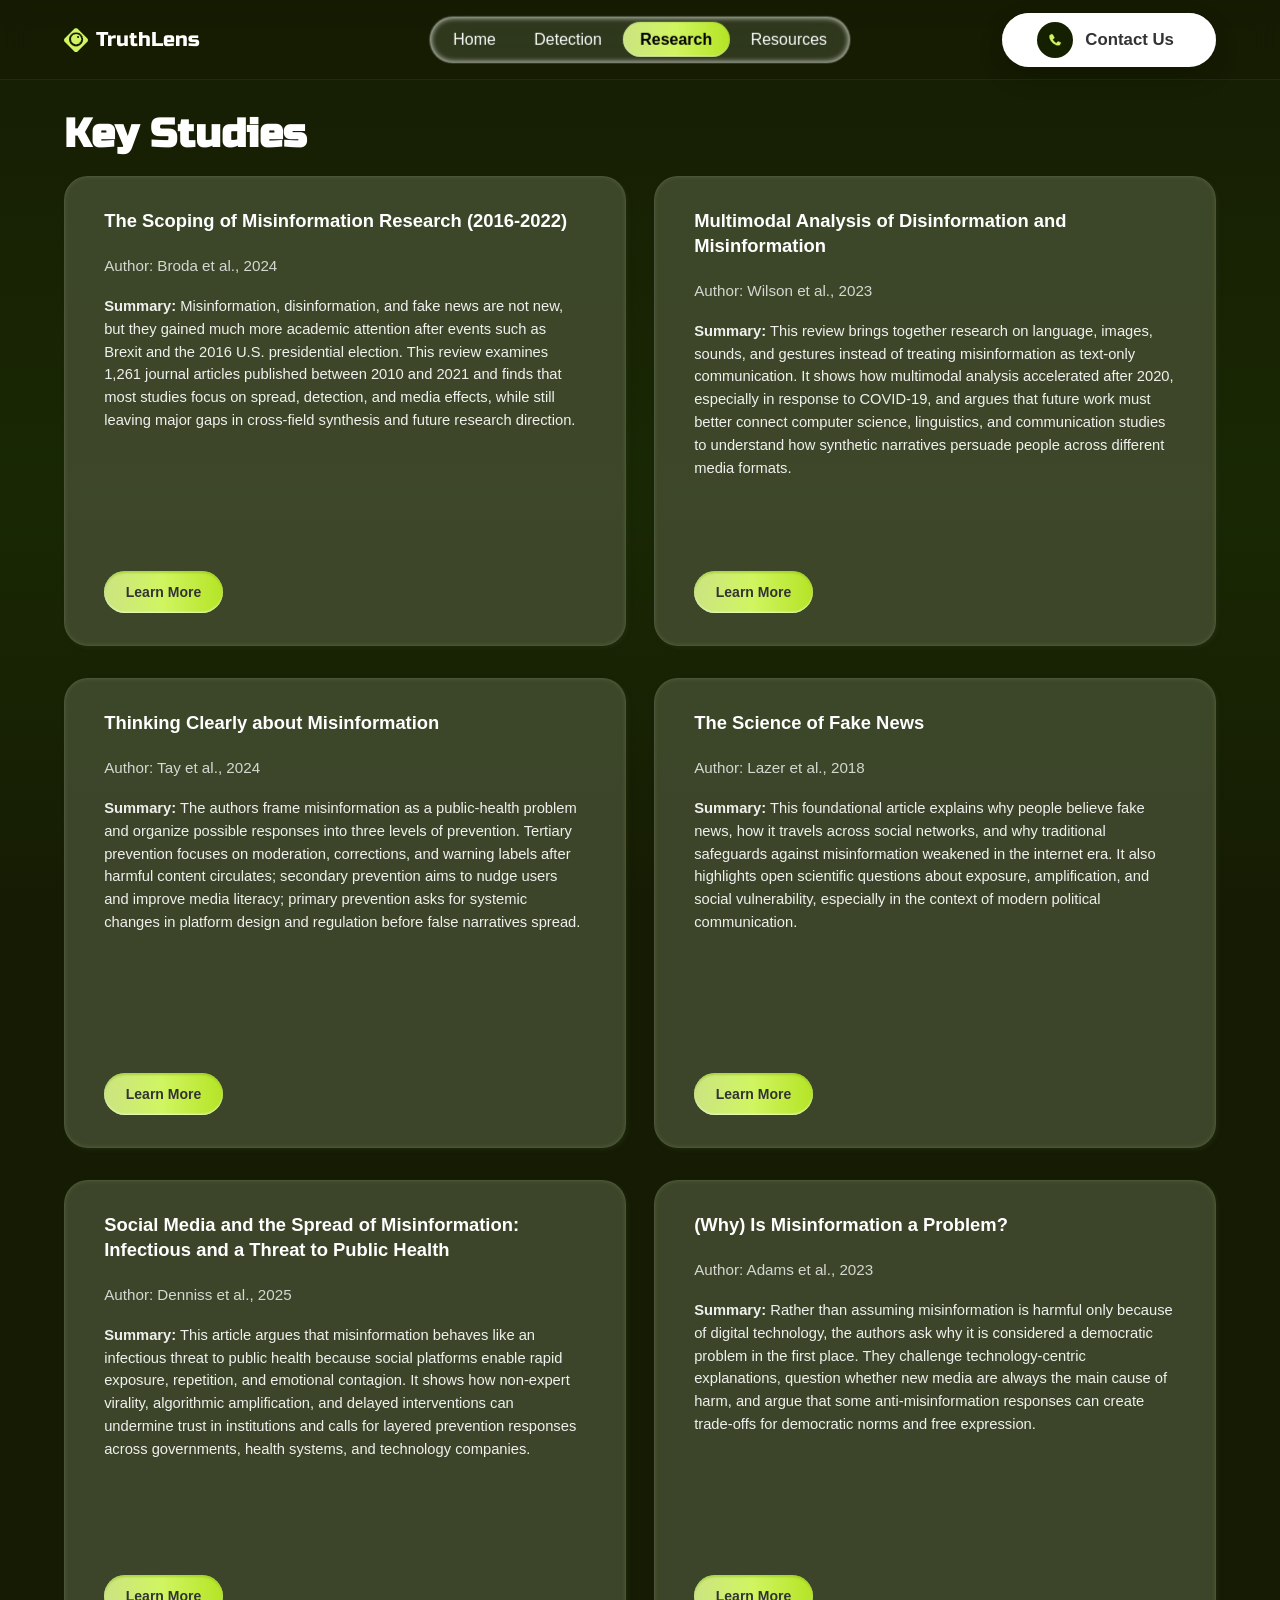
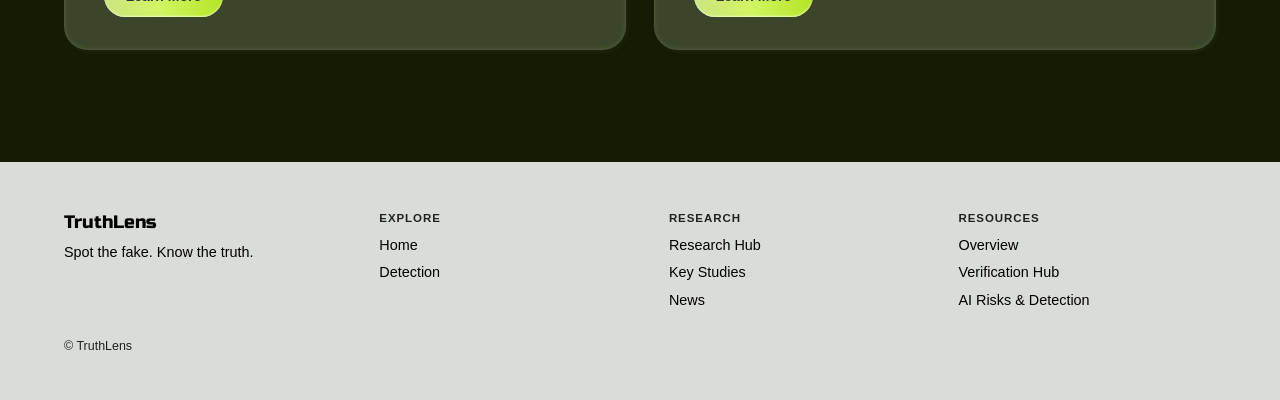
<file: research-key-studies.html>
﻿<!DOCTYPE html>
<html lang="en">
  <head>
    <meta charset="utf-8" />
    <meta name="viewport" content="width=device-width, initial-scale=1" />
    <title>Key Studies - TruthLens</title>
    <link rel="stylesheet" href="css/main.css" />
  </head>
  <body>
    <header class="tl-header">
      <div class="tl-header__inner wrap">
        <a class="tl-brand" href="index.html">
          <img
            src="assets/figma/logo-mark.svg"
            width="24"
            height="24"
            alt=""
          />
          <span class="tl-brand__text">TruthLens</span>
        </a>
        <button
          type="button"
          class="tl-nav-toggle"
          aria-expanded="false"
          aria-controls="tl-nav"
        >
          Menu
        </button>
        <nav id="tl-nav" class="tl-nav" aria-label="Primary">
          <div class="tl-nav__track">
            <a class="tl-nav__item" href="index.html">Home</a>
            <a class="tl-nav__item" href="detection.html">Detection</a>
            <div class="tl-nav__drop">
              <a class="tl-nav__item is-active" href="research.html">Research</a>
              <div class="tl-nav__drop-panel tl-nav__drop-panel--soft tl-nav__drop-panel--research" role="menu">
                <a class="is-current" href="research-key-studies.html" role="menuitem">Key Studies</a>
                <a href="research-news.html" role="menuitem">News</a>
              </div>
            </div>
            <div class="tl-nav__drop">
              <a class="tl-nav__item" href="resources.html">Resources</a>
              <div class="tl-nav__drop-panel tl-nav__drop-panel--soft tl-nav__drop-panel--resources" role="menu">
                <a href="resources-verification-hub.html" role="menuitem">Verification Hub</a>
                <a href="resources-ai-risks.html" role="menuitem">AI Risks &amp; Detection</a>
              </div>
            </div>
          </div>
          <a
            class="tl-contact"
            href="mailto:hello@truthlens.example"
          >
            <img
              src="assets/figma/phone-icon.svg"
              alt=""
              width="18"
              height="18"
            />
            <span>Contact Us</span>
          </a>
        </nav>
      </div>
    </header>

    <main class="tl-section tl-section--tight-top">
      <div class="wrap">
        <nav class="tl-subpanel tl-subpanel--static" aria-label="Research pages">
          <span class="tl-subpanel__caret" aria-hidden="true"></span>
          <div class="tl-subpanel__box">
            <a class="tl-subpanel__link is-active" href="research-key-studies.html"
              >Key Studies</a
            >
            <div class="tl-subpanel__rule" aria-hidden="true"></div>
            <a class="tl-subpanel__link" href="research-news.html">News</a>
          </div>
        </nav>

        <h1 class="tl-h2">Key Studies</h1>

        <div class="tl-study-grid tl-study-grid--feature">
          <article class="tl-study">
            <h3>The Scoping of Misinformation Research (2016-2022)</h3>
            <p class="meta">Author: Broda et al., 2024</p>
            <p>
              <strong>Summary:</strong> Misinformation, disinformation, and fake
              news are not new, but they gained much more academic attention after
              events such as Brexit and the 2016 U.S. presidential election. This
              review examines 1,261 journal articles published between 2010 and
              2021 and finds that most studies focus on spread, detection, and
              media effects, while still leaving major gaps in cross-field
              synthesis and future research direction.
            </p>
            <a class="tl-btn-lime" href="https://academic.oup.com/anncom/article/48/2/139/7762216?login=false&guestAccessKey=" target="_blank" rel="noopener noreferrer">Learn More</a>
          </article>

          <article class="tl-study">
            <h3>Multimodal Analysis of Disinformation and Misinformation</h3>
            <p class="meta">Author: Wilson et al., 2023</p>
            <p>
              <strong>Summary:</strong> This review brings together research on
              language, images, sounds, and gestures instead of treating
              misinformation as text-only communication. It shows how multimodal
              analysis accelerated after 2020, especially in response to COVID-19,
              and argues that future work must better connect computer science,
              linguistics, and communication studies to understand how synthetic
              narratives persuade people across different media formats.
            </p>
            <a class="tl-btn-lime" href="https://royalsocietypublishing.org/rsos/article/10/12/230964/91922/Multimodal-analysis-of-disinformation-and" target="_blank" rel="noopener noreferrer">Learn More</a>
          </article>

          <article class="tl-study">
            <h3>Thinking Clearly about Misinformation</h3>
            <p class="meta">Author: Tay et al., 2024</p>
            <p>
              <strong>Summary:</strong> The authors frame misinformation as a
              public-health problem and organize possible responses into three
              levels of prevention. Tertiary prevention focuses on moderation,
              corrections, and warning labels after harmful content circulates;
              secondary prevention aims to nudge users and improve media literacy;
              primary prevention asks for systemic changes in platform design and
              regulation before false narratives spread.
            </p>
            <a class="tl-btn-lime" href="https://www.nature.com/articles/s44271-023-00054-5" target="_blank" rel="noopener noreferrer">Learn More</a>
          </article>

          <article class="tl-study">
            <h3>The Science of Fake News</h3>
            <p class="meta">Author: Lazer et al., 2018</p>
            <p>
              <strong>Summary:</strong> This foundational article explains why
              people believe fake news, how it travels across social networks, and
              why traditional safeguards against misinformation weakened in the
              internet era. It also highlights open scientific questions about
              exposure, amplification, and social vulnerability, especially in the
              context of modern political communication.
            </p>
            <a class="tl-btn-lime" href="https://www.science.org/doi/10.1126/science.aao2998" target="_blank" rel="noopener noreferrer">Learn More</a>
          </article>

          <article class="tl-study">
            <h3>
              Social Media and the Spread of Misinformation: Infectious and a
              Threat to Public Health
            </h3>
            <p class="meta">Author: Denniss et al., 2025</p>
            <p>
              <strong>Summary:</strong> This article argues that misinformation
              behaves like an infectious threat to public health because social
              platforms enable rapid exposure, repetition, and emotional contagion.
              It shows how non-expert virality, algorithmic amplification, and
              delayed interventions can undermine trust in institutions and calls
              for layered prevention responses across governments, health systems,
              and technology companies.
            </p>
            <a class="tl-btn-lime" href="https://academic.oup.com/heapro/article/40/2/daaf023/8100645" target="_blank" rel="noopener noreferrer">Learn More</a>
          </article>

          <article class="tl-study">
            <h3>(Why) Is Misinformation a Problem?</h3>
            <p class="meta">Author: Adams et al., 2023</p>
            <p>
              <strong>Summary:</strong> Rather than assuming misinformation is
              harmful only because of digital technology, the authors ask why it is
              considered a democratic problem in the first place. They challenge
              technology-centric explanations, question whether new media are always
              the main cause of harm, and argue that some anti-misinformation
              responses can create trade-offs for democratic norms and free
              expression.
            </p>
            <a class="tl-btn-lime" href="https://journals.sagepub.com/doi/full/10.1177/17456916221141344" target="_blank" rel="noopener noreferrer">Learn More</a>
          </article>
        </div>

      </div>
    </main>
    <footer class="tl-footer">
      <div class="wrap">
        <div class="tl-footer__grid">
          <div>
            <div class="tl-footer__brand">TruthLens</div>
            <p style="margin: 0; max-width: 280px">
              Spot the fake. Know the truth.
            </p>
          </div>
          <div>
            <h4>Explore</h4>
            <ul>
              <li><a href="index.html">Home</a></li>
              <li><a href="detection.html">Detection</a></li>
            </ul>
          </div>
          <div>
            <h4>Research</h4>
            <ul>
              <li><a href="research.html">Research Hub</a></li>
              <li><a href="research-key-studies.html">Key Studies</a></li>
              <li><a href="research-news.html">News</a></li>
            </ul>
          </div>
          <div>
            <h4>Resources</h4>
            <ul>
              <li><a href="resources.html">Overview</a></li>
              <li><a href="resources-verification-hub.html">Verification Hub</a></li>
              <li><a href="resources-ai-risks.html">AI Risks &amp; Detection</a></li>
            </ul>
          </div>
        </div>
        <p class="tl-footer__legal">&copy; TruthLens</p>
      </div>
    </footer>
    <script src="js/nav.js"></script>
  </body>
</html>
</file>
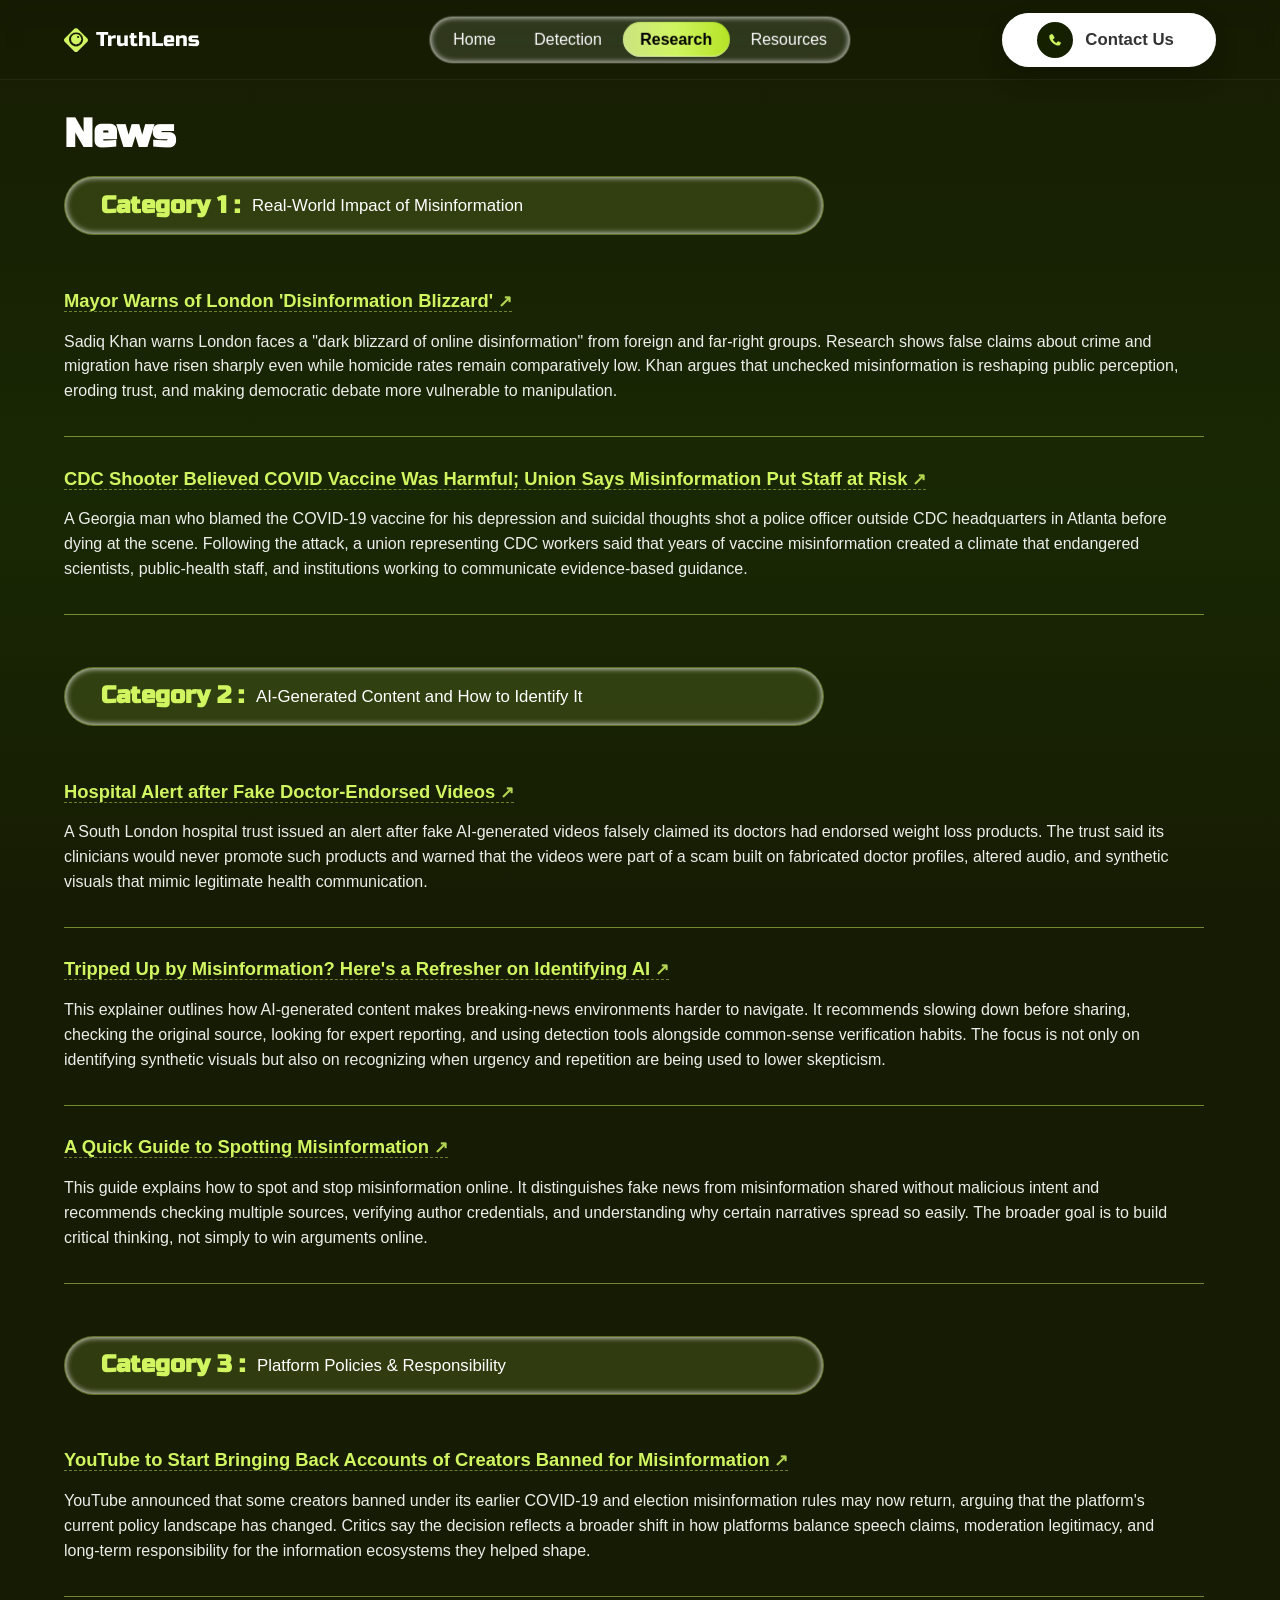
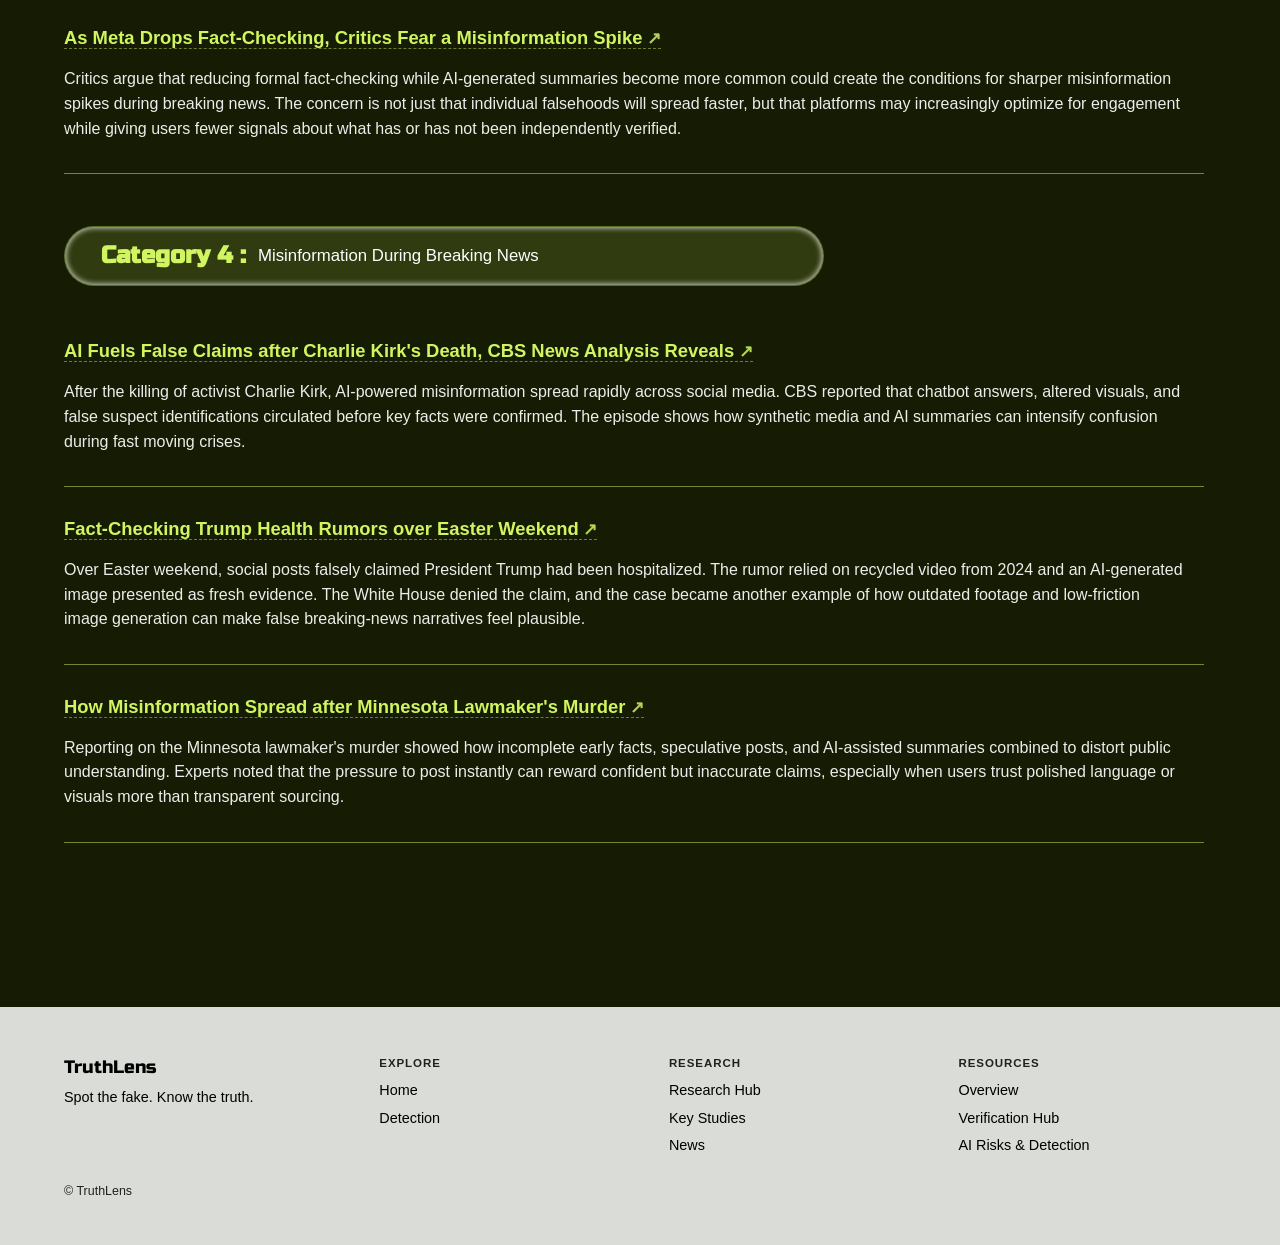
<file: research-news.html>
﻿<!DOCTYPE html>
<html lang="en">
  <head>
    <meta charset="utf-8" />
    <meta name="viewport" content="width=device-width, initial-scale=1" />
    <title>News - TruthLens Research</title>
    <link rel="stylesheet" href="css/main.css" />
  </head>
  <body>
    <header class="tl-header">
      <div class="tl-header__inner wrap">
        <a class="tl-brand" href="index.html">
          <img
            src="assets/figma/logo-mark.svg"
            width="24"
            height="24"
            alt=""
          />
          <span class="tl-brand__text">TruthLens</span>
        </a>
        <button
          type="button"
          class="tl-nav-toggle"
          aria-expanded="false"
          aria-controls="tl-nav"
        >
          Menu
        </button>
        <nav id="tl-nav" class="tl-nav" aria-label="Primary">
          <div class="tl-nav__track">
            <a class="tl-nav__item" href="index.html">Home</a>
            <a class="tl-nav__item" href="detection.html">Detection</a>
            <div class="tl-nav__drop">
              <a class="tl-nav__item is-active" href="research.html">Research</a>
              <div class="tl-nav__drop-panel tl-nav__drop-panel--soft tl-nav__drop-panel--research" role="menu">
                <a href="research-key-studies.html" role="menuitem">Key Studies</a>
                <a class="is-current" href="research-news.html" role="menuitem">News</a>
              </div>
            </div>
            <div class="tl-nav__drop">
              <a class="tl-nav__item" href="resources.html">Resources</a>
              <div class="tl-nav__drop-panel tl-nav__drop-panel--soft tl-nav__drop-panel--resources" role="menu">
                <a href="resources-verification-hub.html" role="menuitem">Verification Hub</a>
                <a href="resources-ai-risks.html" role="menuitem">AI Risks &amp; Detection</a>
              </div>
            </div>
          </div>
          <a
            class="tl-contact"
            href="mailto:hello@truthlens.example"
          >
            <img
              src="assets/figma/phone-icon.svg"
              alt=""
              width="18"
              height="18"
            />
            <span>Contact Us</span>
          </a>
        </nav>
      </div>
    </header>

    <main class="tl-section tl-section--tight-top">
      <div class="wrap">
        <nav class="tl-subpanel tl-subpanel--static" aria-label="Research pages">
          <span class="tl-subpanel__caret" aria-hidden="true"></span>
          <div class="tl-subpanel__box">
            <a class="tl-subpanel__link" href="research-key-studies.html"
              >Key Studies</a
            >
            <div class="tl-subpanel__rule" aria-hidden="true"></div>
            <a class="tl-subpanel__link is-active" href="research-news.html"
              >News</a
            >
          </div>
        </nav>

        <h1 class="tl-h2">News</h1>
        

        <div class="tl-cat">
          <div class="tl-cat__bar">
            <strong>Category 1 :</strong> Real-World Impact of Misinformation
          </div>
          <article class="tl-news-item">
            <h4><a href="https://www.bbc.com/news/articles/cp3l4kwer5ko" target="_blank" rel="noopener noreferrer">Mayor Warns of London 'Disinformation Blizzard'</a></h4>
            <p>
              Sadiq Khan warns London faces a "dark blizzard of online
              disinformation" from foreign and far-right groups. Research shows
              false claims about crime and migration have risen sharply even while
              homicide rates remain comparatively low. Khan argues that unchecked
              misinformation is reshaping public perception, eroding trust, and
              making democratic debate more vulnerable to manipulation.
            </p>
          </article>
          <article class="tl-news-item">
            <h4>
              <a href="https://www.pbs.org/newshour/nation/cdc-shooter-believed-covid-vaccine-was-harmful-union-says-misinformation-put-staff-at-risk" target="_blank" rel="noopener noreferrer">CDC Shooter Believed COVID Vaccine Was Harmful; Union Says
              Misinformation Put Staff at Risk</a>
            </h4>
            <p>
              A Georgia man who blamed the COVID-19 vaccine for his depression and
              suicidal thoughts shot a police officer outside CDC headquarters in
              Atlanta before dying at the scene. Following the attack, a union
              representing CDC workers said that years of vaccine misinformation
              created a climate that endangered scientists, public-health staff,
              and institutions working to communicate evidence-based guidance.
            </p>
          </article>
        </div>

        <div class="tl-cat">
          <div class="tl-cat__bar">
            <strong>Category 2 :</strong> AI-Generated Content and How to Identify It
          </div>
          <article class="tl-news-item">
            <h4><a href="https://www.bbc.com/news/articles/c3dm1yy0k8po" target="_blank" rel="noopener noreferrer">Hospital Alert after Fake Doctor-Endorsed Videos</a></h4>
            <p>
              A South London hospital trust issued an alert after fake
              AI-generated videos falsely claimed its doctors had endorsed weight
              loss products. The trust said its clinicians would never promote
              such products and warned that the videos were part of a scam built on
              fabricated doctor profiles, altered audio, and synthetic visuals that
              mimic legitimate health communication.
            </p>
          </article>
          <article class="tl-news-item">
            <h4><a href="https://www.pbs.org/newshour/nation/tripped-up-by-misinformation-heres-a-refresher-on-identifying-ai" target="_blank" rel="noopener noreferrer">Tripped Up by Misinformation? Here's a Refresher on Identifying AI</a></h4>
            <p>
              This explainer outlines how AI-generated content makes breaking-news
              environments harder to navigate. It recommends slowing down before
              sharing, checking the original source, looking for expert reporting,
              and using detection tools alongside common-sense verification habits.
              The focus is not only on identifying synthetic visuals but also on
              recognizing when urgency and repetition are being used to lower
              skepticism.
            </p>
          </article>
          <article class="tl-news-item">
            <h4><a href="https://www.unicef.org/eca/stories/quick-guide-spotting-misinformation" target="_blank" rel="noopener noreferrer">A Quick Guide to Spotting Misinformation</a></h4>
            <p>
              This guide explains how to spot and stop misinformation online. It
              distinguishes fake news from misinformation shared without malicious
              intent and recommends checking multiple sources, verifying author
              credentials, and understanding why certain narratives spread so
              easily. The broader goal is to build critical thinking, not simply to
              win arguments online.
            </p>
          </article>
        </div>

        <div class="tl-cat">
          <div class="tl-cat__bar">
            <strong>Category 3 :</strong> Platform Policies &amp; Responsibility
          </div>
          <article class="tl-news-item">
            <h4>
              <a href="https://www.cbsnews.com/news/youtube-accounts-creators-banned-misinformation-covid-19-election/" target="_blank" rel="noopener noreferrer">YouTube to Start Bringing Back Accounts of Creators Banned for
              Misinformation</a>
            </h4>
            <p>
              YouTube announced that some creators banned under its earlier
              COVID-19 and election misinformation rules may now return, arguing
              that the platform's current policy landscape has changed. Critics say
              the decision reflects a broader shift in how platforms balance speech
              claims, moderation legitimacy, and long-term responsibility for the
              information ecosystems they helped shape.
            </p>
          </article>
          <article class="tl-news-item">
            <h4><a href="https://www.pbs.org/newshour/show/as-meta-drops-fact-checking-critics-fear-it-could-pave-the-way-for-a-misinformation-spike" target="_blank" rel="noopener noreferrer">As Meta Drops Fact-Checking, Critics Fear a Misinformation Spike</a></h4>
            <p>
              Critics argue that reducing formal fact-checking while AI-generated
              summaries become more common could create the conditions for sharper
              misinformation spikes during breaking news. The concern is not just
              that individual falsehoods will spread faster, but that platforms may
              increasingly optimize for engagement while giving users fewer signals
              about what has or has not been independently verified.
            </p>
          </article>
        </div>

        <div class="tl-cat">
          <div class="tl-cat__bar">
            <strong>Category 4 :</strong> Misinformation During Breaking News
          </div>
          <article class="tl-news-item">
            <h4>
              <a href="https://www.cbsnews.com/news/ai-false-claims-charlie-kirk-death/" target="_blank" rel="noopener noreferrer">AI Fuels False Claims after Charlie Kirk's Death, CBS News Analysis
              Reveals</a>
            </h4>
            <p>
              After the killing of activist Charlie Kirk, AI-powered
              misinformation spread rapidly across social media. CBS reported that
              chatbot answers, altered visuals, and false suspect identifications
              circulated before key facts were confirmed. The episode shows how
              synthetic media and AI summaries can intensify confusion during fast
              moving crises.
            </p>
          </article>
          <article class="tl-news-item">
            <h4><a href="https://www.pbs.org/newshour/politics/fact-checking-trump-health-rumors-over-easter-weekend" target="_blank" rel="noopener noreferrer">Fact-Checking Trump Health Rumors over Easter Weekend</a></h4>
            <p>
              Over Easter weekend, social posts falsely claimed President Trump had
              been hospitalized. The rumor relied on recycled video from 2024 and
              an AI-generated image presented as fresh evidence. The White House
              denied the claim, and the case became another example of how outdated
              footage and low-friction image generation can make false
              breaking-news narratives feel plausible.
            </p>
          </article>
          <article class="tl-news-item">
            <h4><a href="https://www.pbs.org/newshour/show/how-misinformation-spread-after-minnesota-lawmakers-murder" target="_blank" rel="noopener noreferrer">How Misinformation Spread after Minnesota Lawmaker's Murder</a></h4>
            <p>
              Reporting on the Minnesota lawmaker's murder showed how incomplete
              early facts, speculative posts, and AI-assisted summaries combined to
              distort public understanding. Experts noted that the pressure to post
              instantly can reward confident but inaccurate claims, especially when
              users trust polished language or visuals more than transparent
              sourcing.
            </p>
          </article>
        </div>

      </div>
    </main>
    <footer class="tl-footer">
      <div class="wrap">
        <div class="tl-footer__grid">
          <div>
            <div class="tl-footer__brand">TruthLens</div>
            <p style="margin: 0; max-width: 280px">
              Spot the fake. Know the truth.
            </p>
          </div>
          <div>
            <h4>Explore</h4>
            <ul>
              <li><a href="index.html">Home</a></li>
              <li><a href="detection.html">Detection</a></li>
            </ul>
          </div>
          <div>
            <h4>Research</h4>
            <ul>
              <li><a href="research.html">Research Hub</a></li>
              <li><a href="research-key-studies.html">Key Studies</a></li>
              <li><a href="research-news.html">News</a></li>
            </ul>
          </div>
          <div>
            <h4>Resources</h4>
            <ul>
              <li><a href="resources.html">Overview</a></li>
              <li><a href="resources-verification-hub.html">Verification Hub</a></li>
              <li><a href="resources-ai-risks.html">AI Risks &amp; Detection</a></li>
            </ul>
          </div>
        </div>
        <p class="tl-footer__legal">&copy; TruthLens</p>
      </div>
    </footer>
    <script src="js/nav.js"></script>
  </body>
</html>
</file>
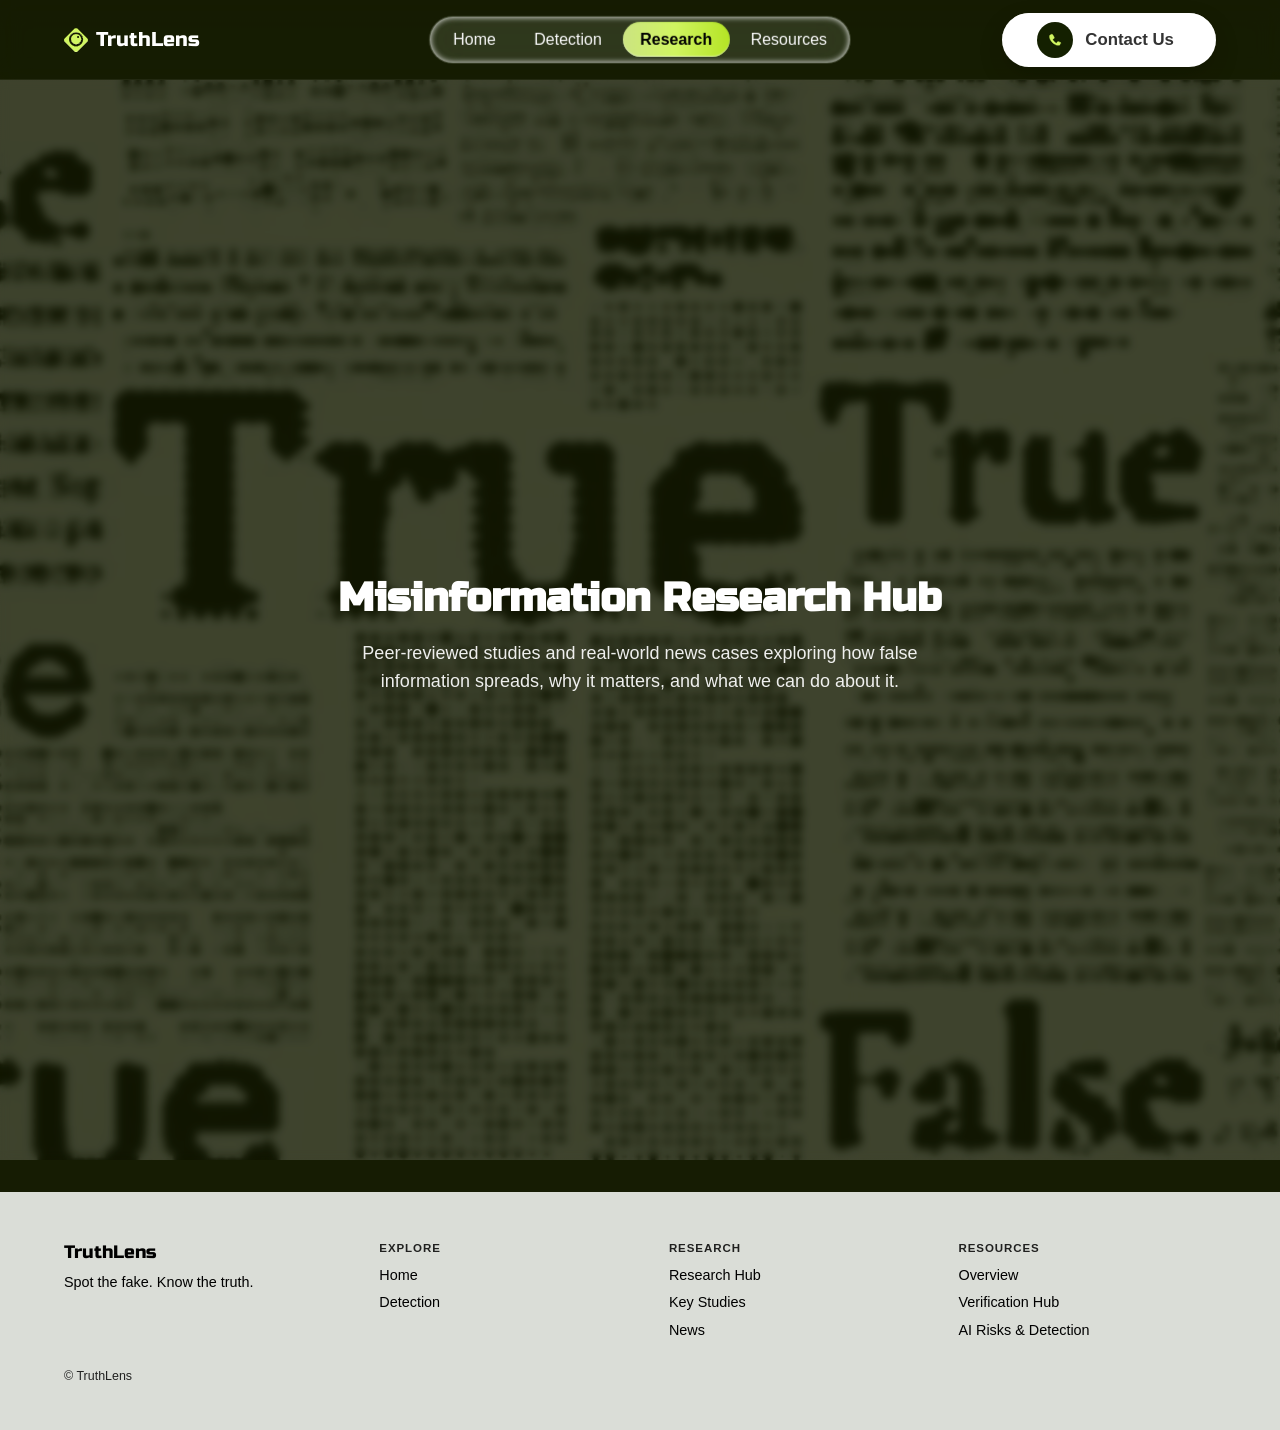
<file: research.html>
﻿<!DOCTYPE html>
<html lang="en">
  <head>
    <meta charset="utf-8" />
    <meta name="viewport" content="width=device-width, initial-scale=1" />
    <title>Research Hub - TruthLens</title>
    <link rel="stylesheet" href="css/main.css" />
  </head>
  <body>
    <header class="tl-header">
      <div class="tl-header__inner wrap">
        <a class="tl-brand" href="index.html">
          <img
            src="assets/figma/logo-mark.svg"
            width="24"
            height="24"
            alt=""
          />
          <span class="tl-brand__text">TruthLens</span>
        </a>
        <button
          type="button"
          class="tl-nav-toggle"
          aria-expanded="false"
          aria-controls="tl-nav"
        >
          Menu
        </button>
        <nav id="tl-nav" class="tl-nav" aria-label="Primary">
          <div class="tl-nav__track">
            <a class="tl-nav__item" href="index.html">Home</a>
            <a class="tl-nav__item" href="detection.html">Detection</a>
            <div class="tl-nav__drop">
              <a class="tl-nav__item is-active" href="research.html">Research</a>
              <div class="tl-nav__drop-panel tl-nav__drop-panel--soft tl-nav__drop-panel--research" role="menu">
                <a href="research-key-studies.html" role="menuitem">Key Studies</a>
                <a href="research-news.html" role="menuitem">News</a>
              </div>
            </div>
            <div class="tl-nav__drop">
              <a class="tl-nav__item" href="resources.html">Resources</a>
              <div class="tl-nav__drop-panel tl-nav__drop-panel--soft tl-nav__drop-panel--resources" role="menu">
                <a href="resources-verification-hub.html" role="menuitem">Verification Hub</a>
                <a href="resources-ai-risks.html" role="menuitem">AI Risks &amp; Detection</a>
              </div>
            </div>
          </div>
          <a
            class="tl-contact"
            href="mailto:hello@truthlens.example"
          >
            <img
              src="assets/figma/phone-icon.svg"
              alt=""
              width="18"
              height="18"
            />
            <span>Contact Us</span>
          </a>
        </nav>
      </div>
    </header>

    <section class="tl-hub">
      <div class="tl-hub__bg" aria-hidden="true">
        <img
          src="assets/figma/research-hero.png"
          alt=""
        />
      </div>
      <div class="tl-hub__grad" aria-hidden="true"></div>
      <div class="tl-hub__veil" aria-hidden="true"></div>

      <div class="tl-hub__content wrap">
        <h1 class="tl-h2">Misinformation Research Hub</h1>
        <p class="tl-lead">
          Peer-reviewed studies and real-world news cases exploring how false
          information spreads, why it matters, and what we can do about it.
        </p>
      </div>
    </section>

    <footer class="tl-footer">
      <div class="wrap">
        <div class="tl-footer__grid">
          <div>
            <div class="tl-footer__brand">TruthLens</div>
            <p style="margin: 0; max-width: 280px">
              Spot the fake. Know the truth.
            </p>
          </div>
          <div>
            <h4>Explore</h4>
            <ul>
              <li><a href="index.html">Home</a></li>
              <li><a href="detection.html">Detection</a></li>
            </ul>
          </div>
          <div>
            <h4>Research</h4>
            <ul>
              <li><a href="research.html">Research Hub</a></li>
              <li><a href="research-key-studies.html">Key Studies</a></li>
              <li><a href="research-news.html">News</a></li>
            </ul>
          </div>
          <div>
            <h4>Resources</h4>
            <ul>
              <li><a href="resources.html">Overview</a></li>
              <li><a href="resources-verification-hub.html">Verification Hub</a></li>
              <li><a href="resources-ai-risks.html">AI Risks &amp; Detection</a></li>
            </ul>
          </div>
        </div>
        <p class="tl-footer__legal">&copy; TruthLens</p>
      </div>
    </footer>
    <script src="js/nav.js"></script>
  </body>
</html>
</file>
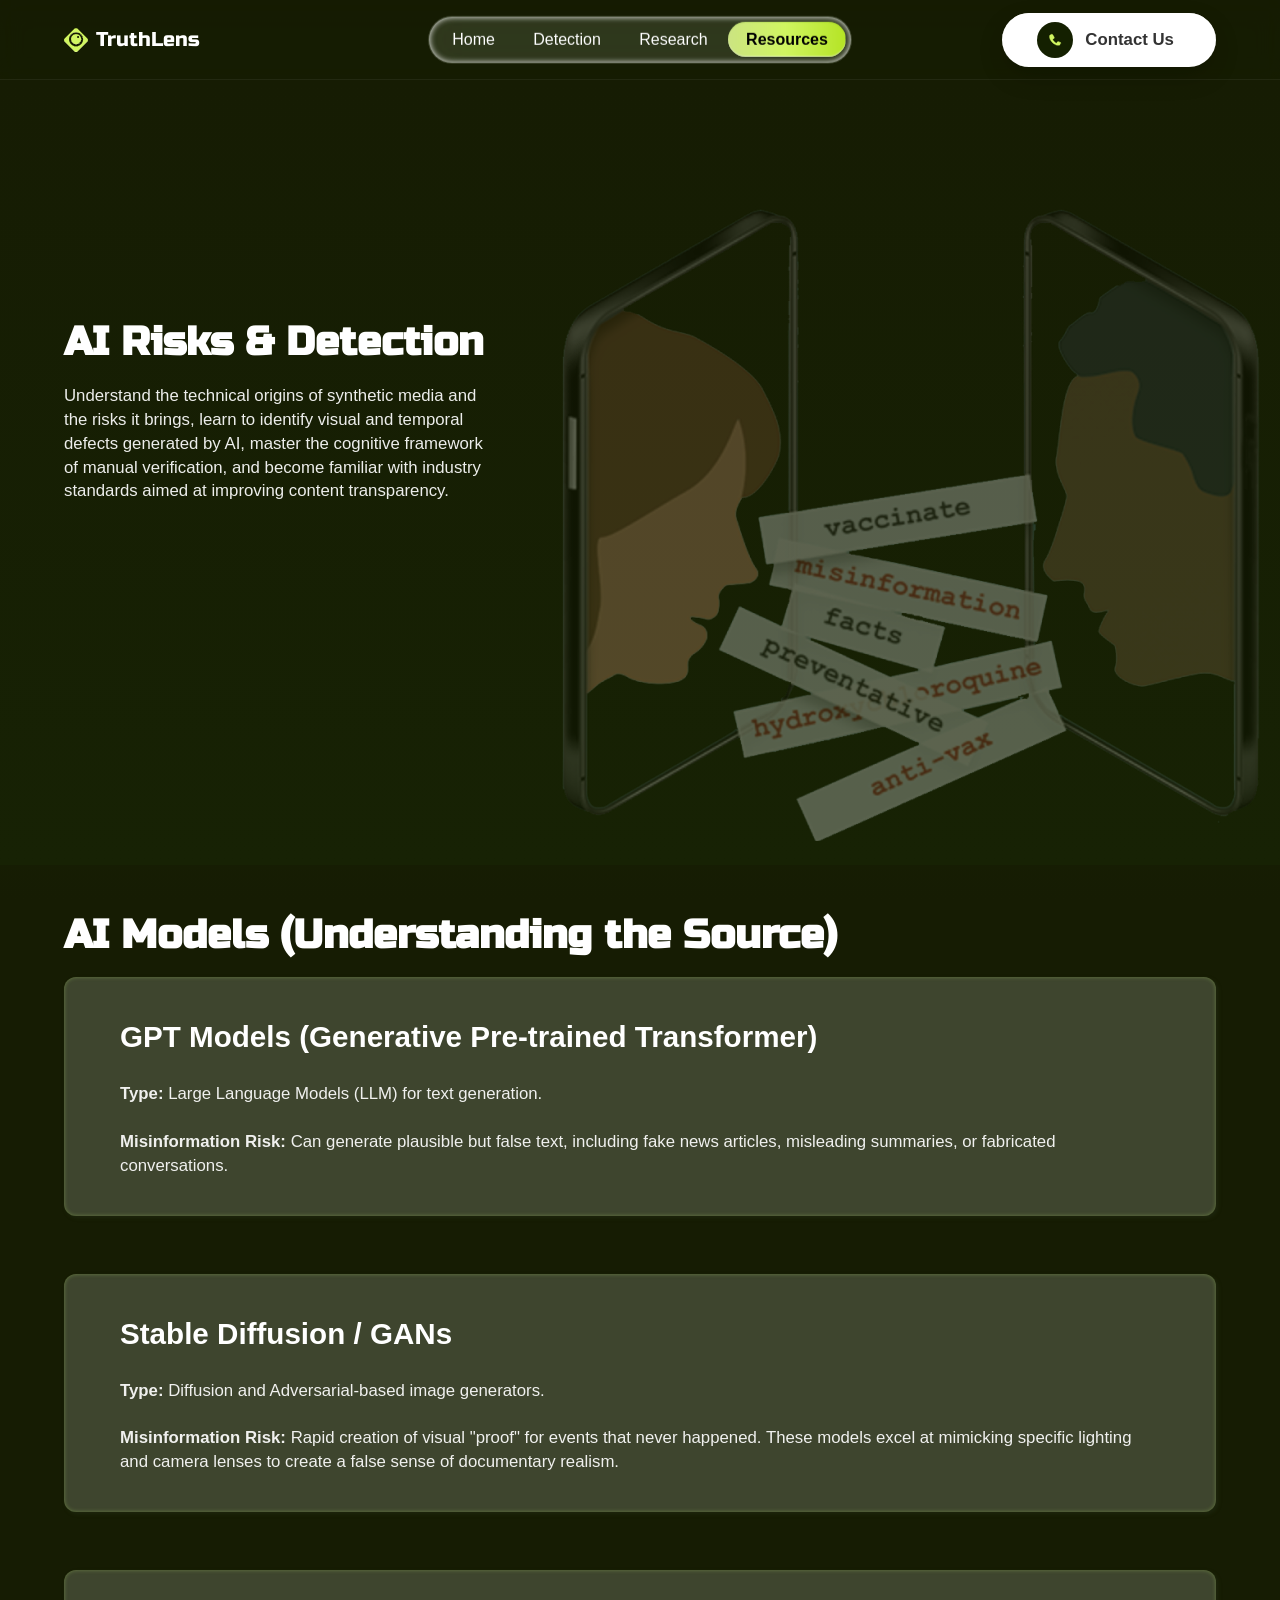
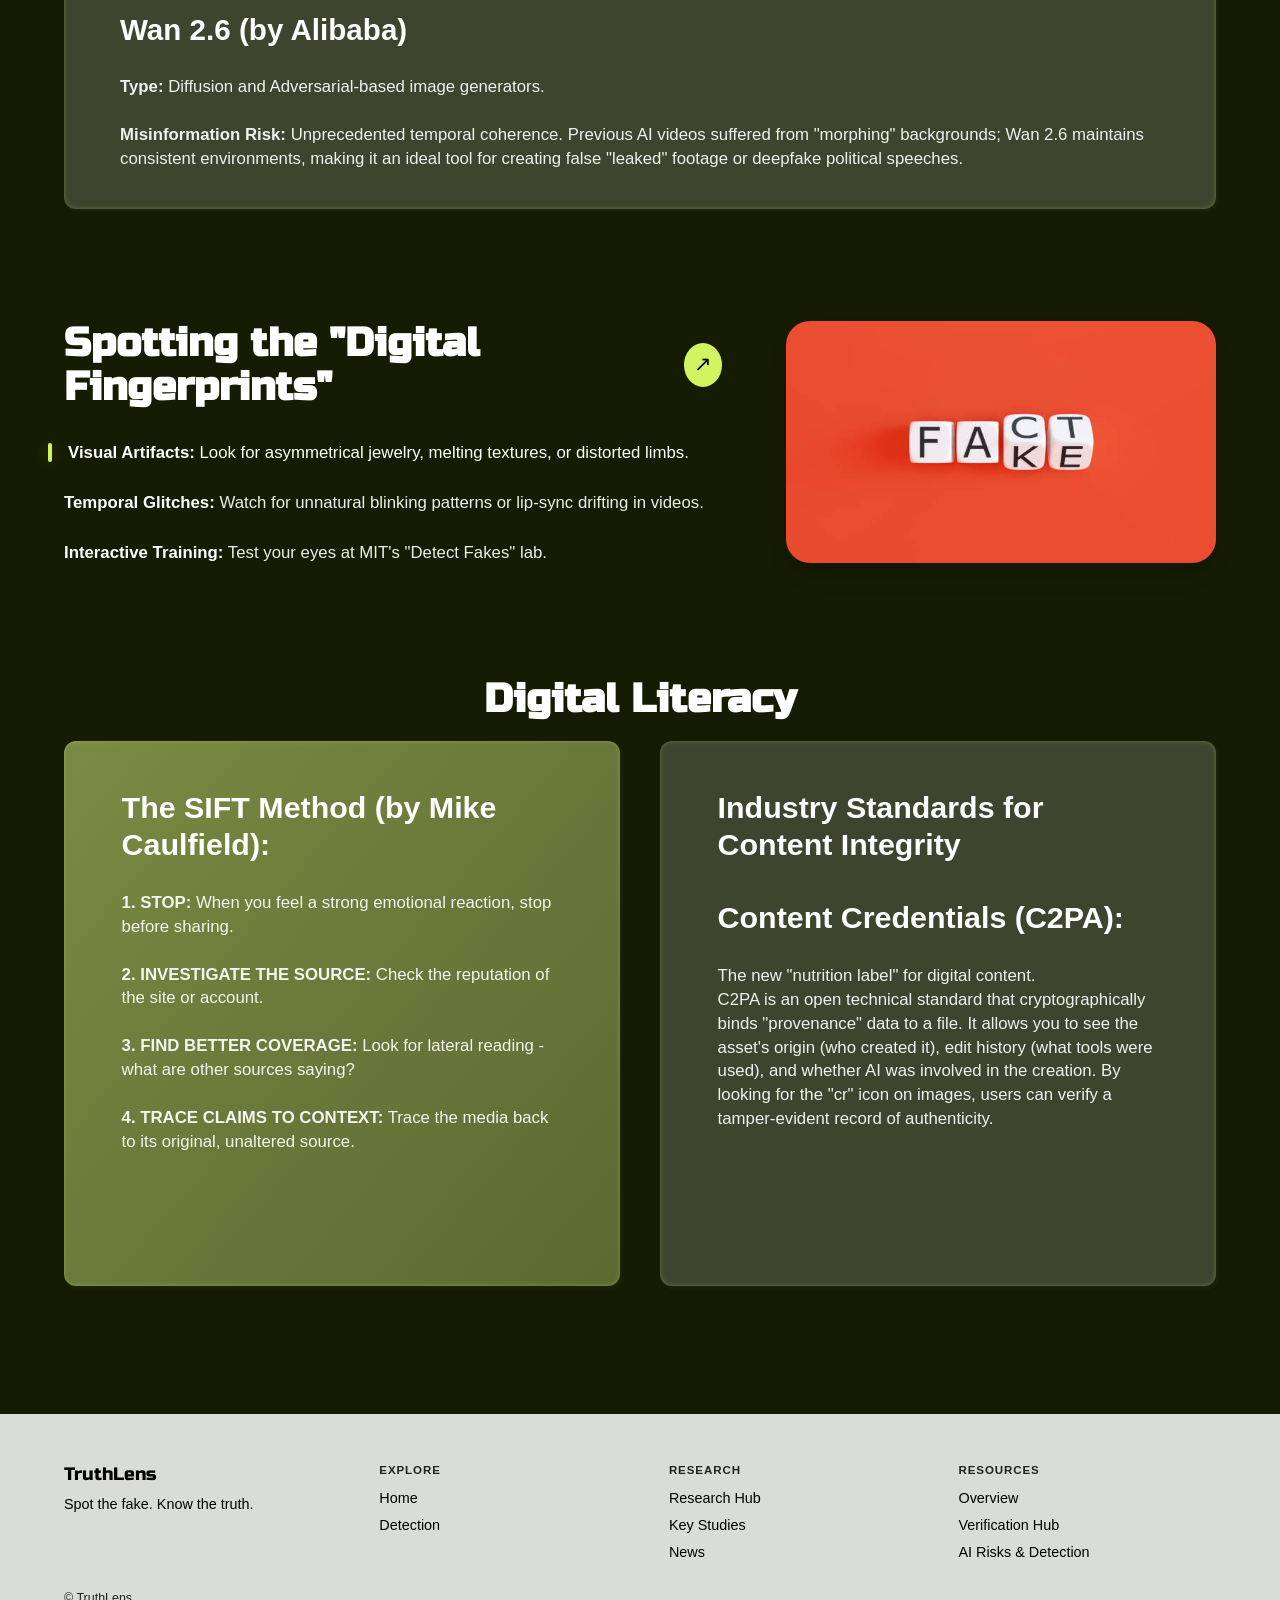
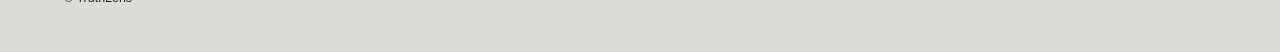
<file: resources-ai-risks.html>
﻿<!DOCTYPE html>
<html lang="en">
  <head>
    <meta charset="utf-8" />
    <meta name="viewport" content="width=device-width, initial-scale=1" />
    <title>AI Risks &amp; Detection - TruthLens</title>
    <link rel="stylesheet" href="css/main.css" />
  </head>
  <body>
    <header class="tl-header">
      <div class="tl-header__inner wrap">
        <a class="tl-brand" href="index.html">
          <img
            src="assets/figma/logo-mark.svg"
            width="24"
            height="24"
            alt=""
          />
          <span class="tl-brand__text">TruthLens</span>
        </a>
        <button
          type="button"
          class="tl-nav-toggle"
          aria-expanded="false"
          aria-controls="tl-nav"
        >
          Menu
        </button>
        <nav id="tl-nav" class="tl-nav" aria-label="Primary">
          <div class="tl-nav__track">
            <a class="tl-nav__item" href="index.html">Home</a>
            <a class="tl-nav__item" href="detection.html">Detection</a>
            <div class="tl-nav__drop">
              <a class="tl-nav__item" href="research.html">Research</a>
              <div class="tl-nav__drop-panel tl-nav__drop-panel--soft tl-nav__drop-panel--research" role="menu">
                <a href="research-key-studies.html" role="menuitem">Key Studies</a>
                <a href="research-news.html" role="menuitem">News</a>
              </div>
            </div>
            <div class="tl-nav__drop">
              <a class="tl-nav__item is-active tl-nav__item--resources" href="resources.html"
                >Resources</a
              >
              <div class="tl-nav__drop-panel tl-nav__drop-panel--soft tl-nav__drop-panel--resources" role="menu">
                <a href="resources-verification-hub.html" role="menuitem">Verification Hub</a>
                <a class="is-current" href="resources-ai-risks.html" role="menuitem">AI Risks &amp; Detection</a>
              </div>
            </div>
          </div>
          <a
            class="tl-contact"
            href="mailto:hello@truthlens.example"
          >
            <img
              src="assets/figma/phone-icon.svg"
              alt=""
              width="18"
              height="18"
            />
            <span>Contact Us</span>
          </a>
        </nav>
      </div>
    </header>

    <section class="tl-rhero">
      <div class="tl-rhero__bg" aria-hidden="true"></div>
      <div class="tl-rhero__shot tl-rhero__shot--risks" aria-hidden="true">
        <img src="assets/figma/resource-hero-phones.png" alt="" />
      </div>
      <div class="wrap">
        <div class="tl-rhero__body">
          <h1 class="tl-h2" style="text-align: left">AI Risks &amp; Detection</h1>
          <p class="tl-body" style="max-width: none; text-align: left">
            Understand the technical origins of synthetic media and the risks it
            brings, learn to identify visual and temporal defects generated by
            AI, master the cognitive framework of manual verification, and
            become familiar with industry standards aimed at improving content
            transparency.
          </p>
        </div>
      </div>
    </section>

    <section id="ai-models" class="tl-section" style="padding-top: 3rem">
      <div class="wrap">
        <h2 class="tl-h2">AI Models (Understanding the Source)</h2>
        <div class="tl-risk-cards">
          <article
            class="tl-rcard tl-rcard--risk"
            data-href="https://openai.com/gpt-4"
            data-external="true"
          >
            <h3>GPT Models (Generative Pre-trained Transformer)</h3>
            <p>
              <strong>Type:</strong> Large Language Models (LLM) for text
              generation.<br /><br />
              <strong>Misinformation Risk:</strong> Can generate plausible but
              false text, including fake news articles, misleading summaries, or
              fabricated conversations.
            </p>
          </article>
          <article
            class="tl-rcard tl-rcard--risk"
            data-href="https://stability.ai/"
            data-external="true"
          >
            <h3>Stable Diffusion / GANs</h3>
            <p>
              <strong>Type:</strong> Diffusion and Adversarial-based image
              generators.<br /><br />
              <strong>Misinformation Risk:</strong> Rapid creation of visual
              "proof" for events that never happened. These models excel at
              mimicking specific lighting and camera lenses to create a false
              sense of documentary realism.
            </p>
          </article>
          <article
            class="tl-rcard tl-rcard--risk"
            data-href="https://wan.video/introduction/wan2.6"
            data-external="true"
          >
            <h3>Wan 2.6 (by Alibaba)</h3>
            <p>
              <strong>Type:</strong> Diffusion and Adversarial-based image
              generators.<br /><br />
              <strong>Misinformation Risk:</strong> Unprecedented temporal
              coherence. Previous AI videos suffered from "morphing"
              backgrounds; Wan 2.6 maintains consistent environments, making it
              an ideal tool for creating false "leaked" footage or deepfake
              political speeches.
            </p>
          </article>
        </div>
      </div>
    </section>

    <section id="fingerprints" class="tl-section" style="padding-top: 1rem">
      <div class="wrap tl-fingerprint" data-fingerprint-root data-active="visual">
        <div class="tl-fingerprint__body">
          <div class="tl-fingerprint__title">
            <h2 class="tl-h2" style="text-align: left; margin: 0">
              Spotting the "Digital Fingerprints"
            </h2>
            <a
              class="tl-arrow-chip"
              href="https://detectfakes.media.mit.edu/"
              target="_blank"
              rel="noopener noreferrer"
              aria-label="Open MIT Detect Fakes lab in a new tab"
            >&#8599;</a>
          </div>
          <div class="tl-fingerprint__list">
            <button
              id="fingerprint-visual"
              class="tl-fingerprint__item is-active"
              type="button"
              data-fingerprint-state="visual"
            >
              <strong>Visual Artifacts:</strong> Look for asymmetrical jewelry,
              melting textures, or distorted limbs.
            </button>
            <button
              id="fingerprint-temporal"
              class="tl-fingerprint__item"
              type="button"
              data-fingerprint-state="temporal"
            >
              <strong>Temporal Glitches:</strong> Watch for unnatural blinking
              patterns or lip-sync drifting in videos.
            </button>
            <a
              id="fingerprint-training"
              class="tl-fingerprint__item tl-fingerprint__item--link"
              href="https://detectfakes.media.mit.edu/"
              target="_blank"
              rel="noreferrer"
              tabindex="-1"
              aria-disabled="true"
              onclick="event.preventDefault();"
              style="pointer-events: none; cursor: default"
            >
              <strong>Interactive Training:</strong> Test your eyes at MIT's
              "Detect Fakes" lab.
            </a>
          </div>
        </div>
        <div class="tl-fingerprint__visual">
          <img src="assets/figma/fact-fake.jpg" alt="FACT FAKE visual" />
        </div>
      </div>
    </section>

    <section id="digital-literacy" class="tl-section" style="padding-top: 2rem">
      <div class="wrap">
        <h2 class="tl-h2" style="text-align: center">Digital Literacy</h2>
        <div class="tl-literacy-grid">
          <a
            class="tl-rcard tl-rcard--literacy tl-card-link"
            href="https://hapgood.us/2019/06/19/sift-the-four-moves/"
            target="_blank"
            rel="noreferrer"
            style="background-image: var(--grad-card)"
          >
            <h3>The SIFT Method (by Mike Caulfield):</h3>
            <p>
              <strong>1. STOP:</strong> When you feel a strong emotional
              reaction, stop before sharing.<br /><br />
              <strong>2. INVESTIGATE THE SOURCE:</strong> Check the reputation
              of the site or account.<br /><br />
              <strong>3. FIND BETTER COVERAGE:</strong> Look for lateral
              reading - what are other sources saying?<br /><br />
              <strong>4. TRACE CLAIMS TO CONTEXT:</strong> Trace the media back
              to its original, unaltered source.
            </p>
          </a>
          <a
            id="literacy-c2pa"
            class="tl-rcard tl-rcard--literacy tl-card-link"
            href="https://contentcredentials.org/"
            target="_blank"
            rel="noreferrer"
          >
            <h3>
              Industry Standards for Content Integrity<br /><br />
              Content Credentials (C2PA):
            </h3>
            <p>
              The new "nutrition label" for digital content.<br />
              C2PA is an open technical standard that cryptographically binds
              "provenance" data to a file. It allows you to see the asset's
              origin (who created it), edit history (what tools were used), and
              whether AI was involved in the creation. By looking for the "cr"
              icon on images, users can verify a tamper-evident record of
              authenticity.
            </p>
          </a>
        </div>
      </div>
    </section>

    <footer class="tl-footer">
      <div class="wrap">
        <div class="tl-footer__grid">
          <div>
            <div class="tl-footer__brand">TruthLens</div>
            <p style="margin: 0; max-width: 280px">
              Spot the fake. Know the truth.
            </p>
          </div>
          <div>
            <h4>Explore</h4>
            <ul>
              <li><a href="index.html">Home</a></li>
              <li><a href="detection.html">Detection</a></li>
            </ul>
          </div>
          <div>
            <h4>Research</h4>
            <ul>
              <li><a href="research.html">Research Hub</a></li>
              <li><a href="research-key-studies.html">Key Studies</a></li>
              <li><a href="research-news.html">News</a></li>
            </ul>
          </div>
          <div>
            <h4>Resources</h4>
            <ul>
              <li><a href="resources.html">Overview</a></li>
              <li><a href="resources-verification-hub.html">Verification Hub</a></li>
              <li><a href="resources-ai-risks.html">AI Risks &amp; Detection</a></li>
            </ul>
          </div>
        </div>
        <p class="tl-footer__legal">&copy; TruthLens</p>
      </div>
    </footer>
    <script src="js/nav.js"></script>
  </body>
</html>
</file>
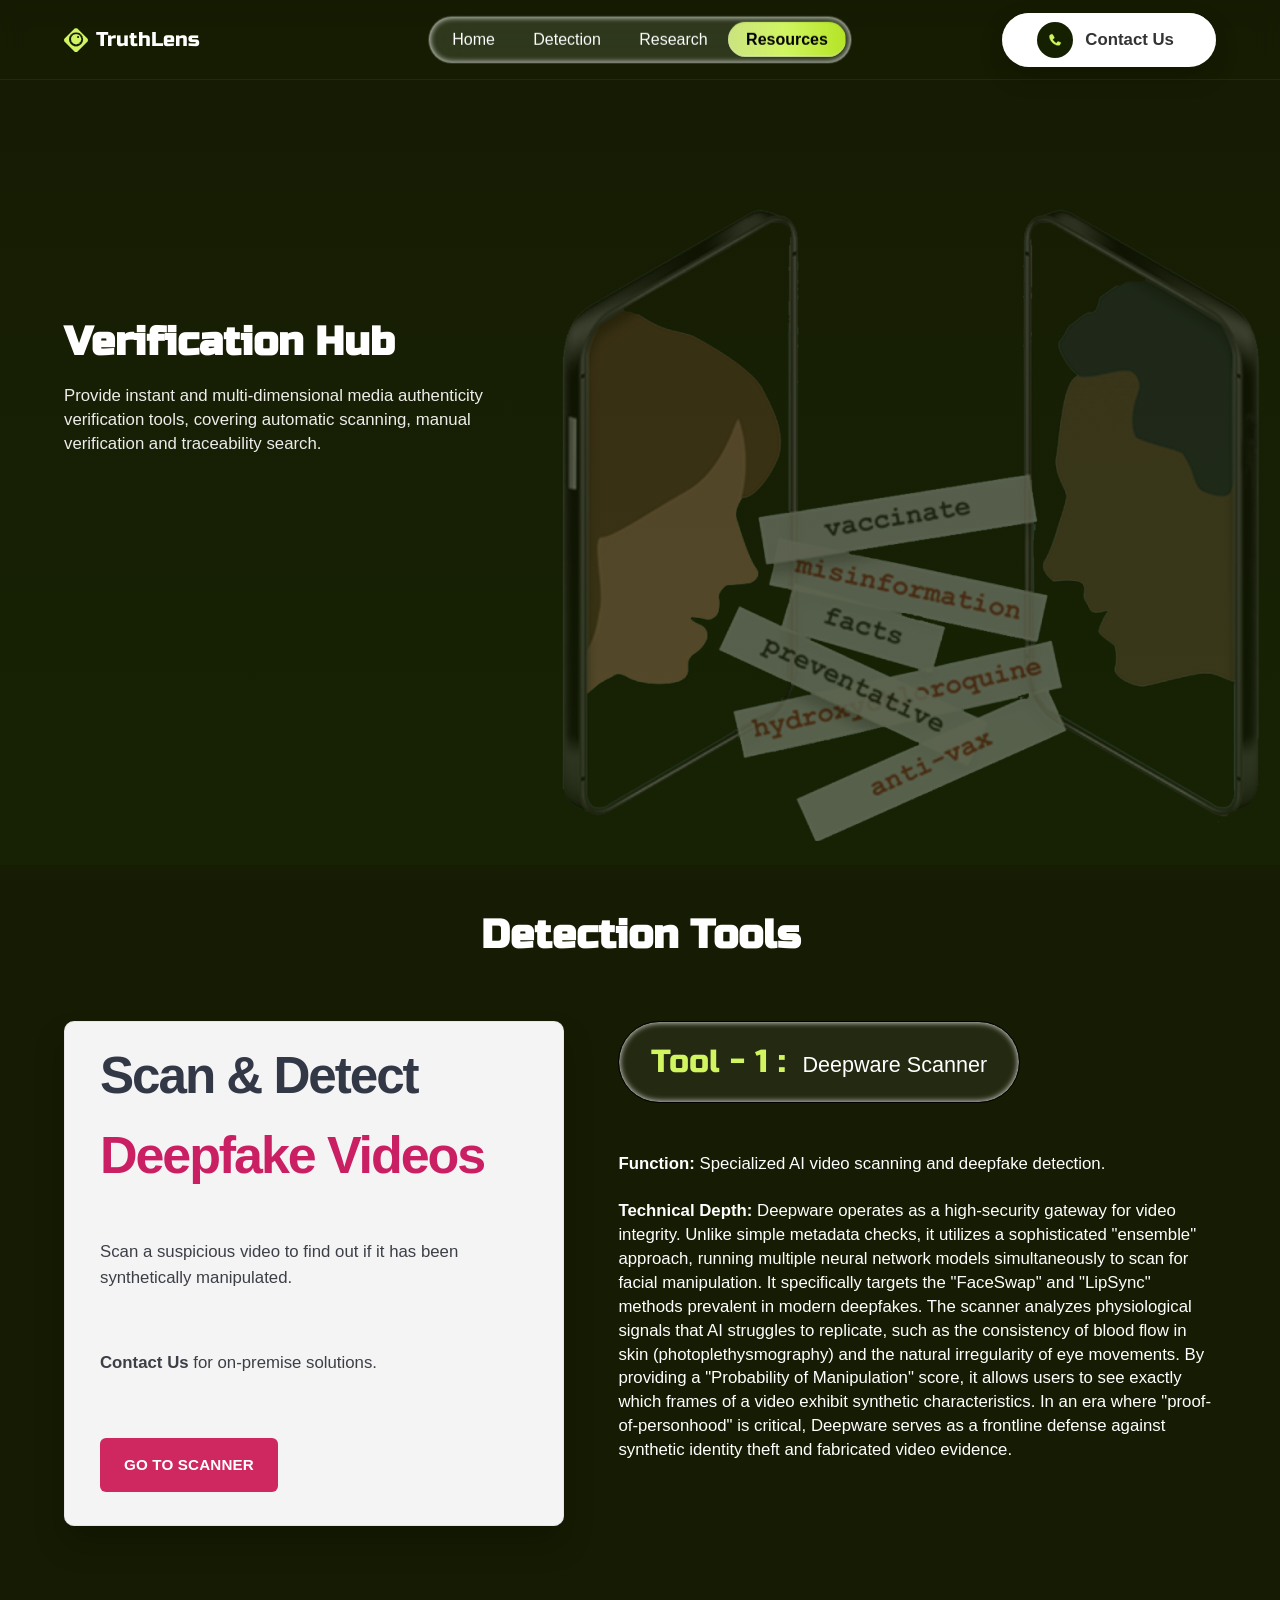
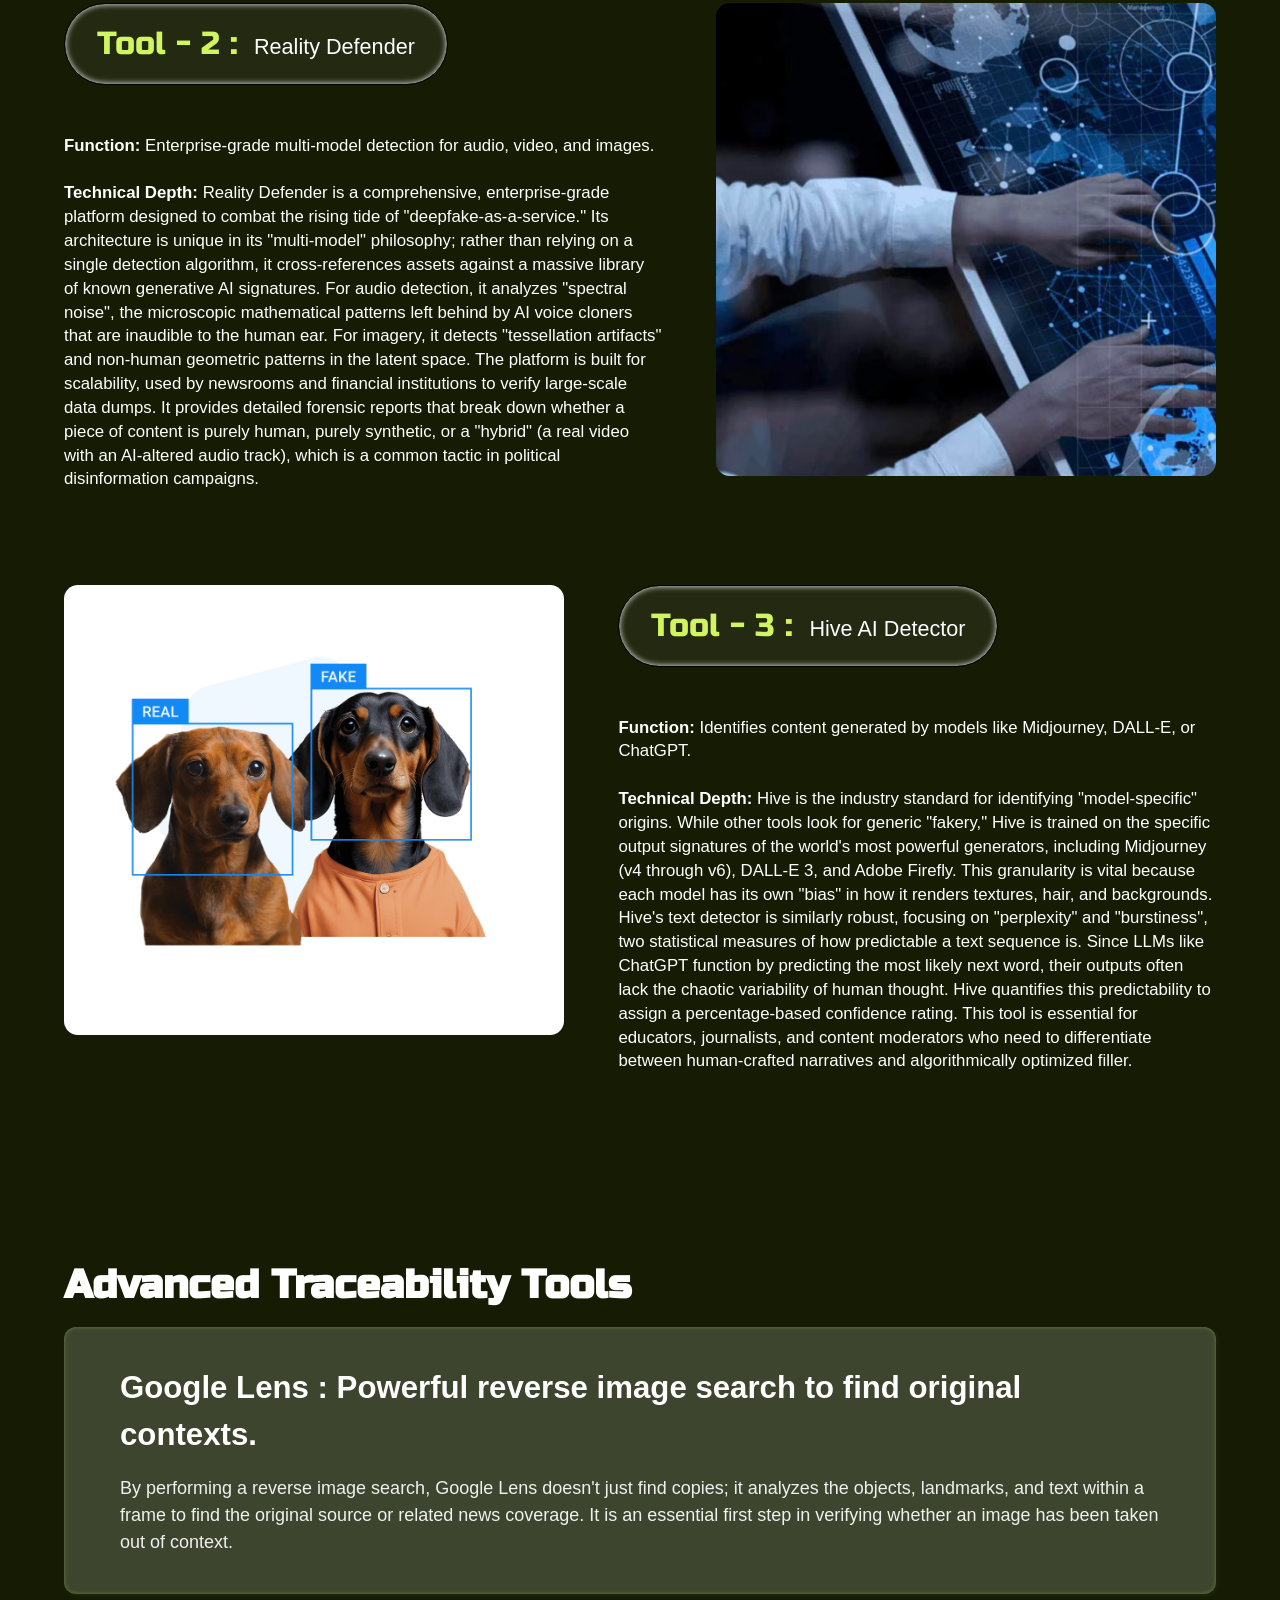
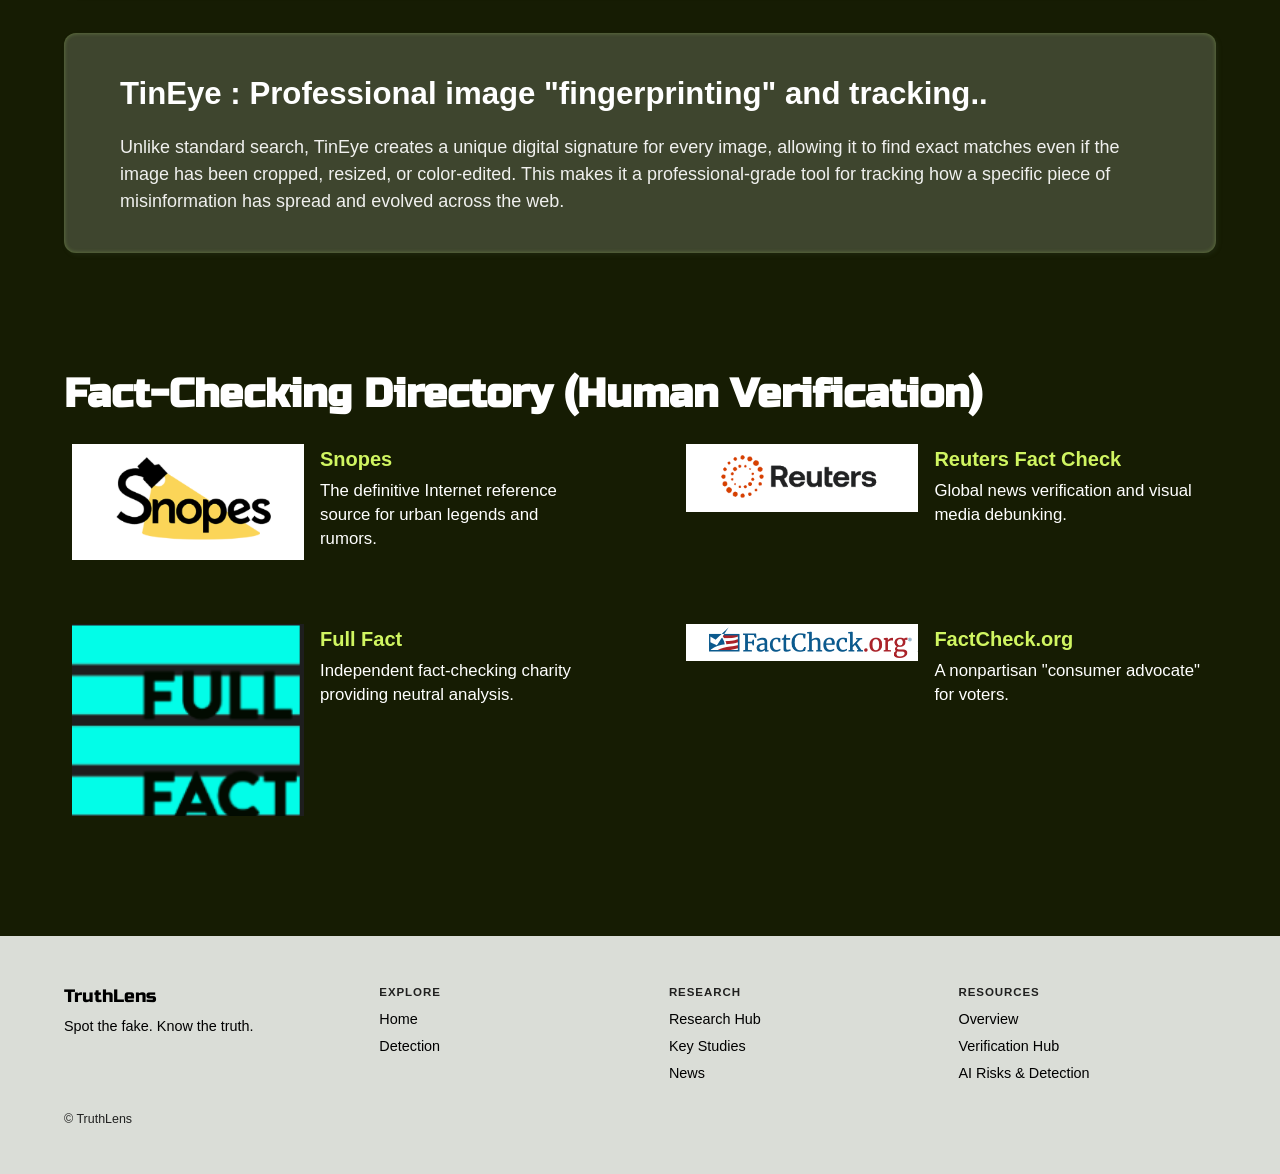
<file: resources-verification-hub.html>
﻿<!DOCTYPE html>
<html lang="en">
  <head>
    <meta charset="utf-8" />
    <meta name="viewport" content="width=device-width, initial-scale=1" />
    <title>Verification Hub - TruthLens</title>
    <link rel="stylesheet" href="css/main.css" />
  </head>
  <body>
    <header class="tl-header">
      <div class="tl-header__inner wrap">
        <a class="tl-brand" href="index.html">
          <img
            src="assets/figma/logo-mark.svg"
            width="24"
            height="24"
            alt=""
          />
          <span class="tl-brand__text">TruthLens</span>
        </a>
        <button
          type="button"
          class="tl-nav-toggle"
          aria-expanded="false"
          aria-controls="tl-nav"
        >
          Menu
        </button>
        <nav id="tl-nav" class="tl-nav" aria-label="Primary">
          <div class="tl-nav__track">
            <a class="tl-nav__item" href="index.html">Home</a>
            <a class="tl-nav__item" href="detection.html">Detection</a>
            <div class="tl-nav__drop">
              <a class="tl-nav__item" href="research.html">Research</a>
              <div class="tl-nav__drop-panel tl-nav__drop-panel--soft tl-nav__drop-panel--research" role="menu">
                <a href="research-key-studies.html" role="menuitem">Key Studies</a>
                <a href="research-news.html" role="menuitem">News</a>
              </div>
            </div>
            <div class="tl-nav__drop">
              <a class="tl-nav__item is-active tl-nav__item--resources" href="resources.html"
                >Resources</a
              >
              <div class="tl-nav__drop-panel tl-nav__drop-panel--soft tl-nav__drop-panel--resources" role="menu">
                <a class="is-current" href="resources-verification-hub.html" role="menuitem">Verification Hub</a>
                <a href="resources-ai-risks.html" role="menuitem">AI Risks &amp; Detection</a>
              </div>
            </div>
          </div>
          <a
            class="tl-contact"
            href="mailto:hello@truthlens.example"
          >
            <img
              src="assets/figma/phone-icon.svg"
              alt=""
              width="18"
              height="18"
            />
            <span>Contact Us</span>
          </a>
        </nav>
      </div>
    </header>

    <section class="tl-rhero">
      <div class="tl-rhero__bg" aria-hidden="true"></div>
      <div class="tl-rhero__shot" aria-hidden="true">
        <img src="assets/figma/resource-hero-phones.png" alt="" />
      </div>
      <div class="wrap">
        <div class="tl-rhero__body">
          <h1 class="tl-h2" style="text-align: left">Verification Hub</h1>
          <p class="tl-body" style="max-width: none; text-align: left">
            Provide instant and multi-dimensional media authenticity
            verification tools, covering automatic scanning, manual
            verification and traceability search.
          </p>
        </div>
      </div>
    </section>

    <section id="tools" class="tl-section" style="padding-top: 3rem">
      <div class="wrap">
        <h2 class="tl-h2" style="text-align: center; margin-bottom: 4rem">
          Detection Tools
        </h2>

        <div
          id="tool-deepware"
          class="tl-tool-grid"
          data-href="https://scanner.deepware.ai/"
          data-external="true"
        >
          <div class="tl-tool-grid__media">
            <a
              class="tl-tool-poster tl-card-link"
              href="https://scanner.deepware.ai/"
              target="_blank"
              rel="noreferrer"
            >
              <span class="tl-tool-poster__eyebrow">Scan &amp; Detect</span>
              <span class="tl-tool-poster__title">Deepfake Videos</span>
              <span class="tl-tool-poster__copy"
                >Scan a suspicious video to find out if it has been
                synthetically manipulated.</span
              >
              <span class="tl-tool-poster__copy"
                ><strong>Contact Us</strong> for on-premise solutions.</span
              >
              <span class="tl-tool-poster__cta">GO TO SCANNER</span>
            </a>
          </div>
          <div class="tl-tool-grid__text">
            <div class="tl-tool-pill">
              <span class="tl-tag">Tool - 1 :</span>
              <span>Deepware Scanner</span>
            </div>
            <p>
              <strong>Function:</strong> Specialized AI video scanning and
              deepfake detection.<br /><br />
              <strong>Technical Depth:</strong> Deepware operates as a
              high-security gateway for video integrity. Unlike simple metadata
              checks, it utilizes a sophisticated "ensemble" approach, running
              multiple neural network models simultaneously to scan for facial
              manipulation. It specifically targets the "FaceSwap" and
              "LipSync" methods prevalent in modern deepfakes. The scanner
              analyzes physiological signals that AI struggles to replicate,
              such as the consistency of blood flow in skin
              (photoplethysmography) and the natural irregularity of eye
              movements. By providing a "Probability of Manipulation" score, it
              allows users to see exactly which frames of a video exhibit
              synthetic characteristics. In an era where "proof-of-personhood"
              is critical, Deepware serves as a frontline defense against
              synthetic identity theft and fabricated video evidence.
            </p>
          </div>
        </div>

        <div
          id="tool-reality-defender"
          class="tl-tool-grid tl-tool-grid--flip"
          data-href="https://www.realitydefender.com/"
          data-external="true"
        >
          <div class="tl-tool-grid__text">
            <div class="tl-tool-pill">
              <span class="tl-tag">Tool - 2 :</span>
              <span>Reality Defender</span>
            </div>
            <p>
              <strong>Function:</strong> Enterprise-grade multi-model detection
              for audio, video, and images.<br /><br />
              <strong>Technical Depth:</strong> Reality Defender is a
              comprehensive, enterprise-grade platform designed to combat the
              rising tide of "deepfake-as-a-service." Its architecture is
              unique in its "multi-model" philosophy; rather than relying on a
              single detection algorithm, it cross-references assets against a
              massive library of known generative AI signatures. For audio
              detection, it analyzes "spectral noise", the microscopic
              mathematical patterns left behind by AI voice cloners that are
              inaudible to the human ear. For imagery, it detects "tessellation
              artifacts" and non-human geometric patterns in the latent space.
              The platform is built for scalability, used by newsrooms and
              financial institutions to verify large-scale data dumps. It
              provides detailed forensic reports that break down whether a
              piece of content is purely human, purely synthetic, or a "hybrid"
              (a real video with an AI-altered audio track), which is a common
              tactic in political disinformation campaigns.
            </p>
          </div>
          <div class="tl-tool-grid__media">
            <img src="assets/figma/tool-reality-defender.png" alt="Reality Defender" />
          </div>
        </div>

        <div
          id="tool-hive"
          class="tl-tool-grid"
          data-href="https://thehive.ai/"
          data-external="true"
        >
          <div class="tl-tool-grid__media">
            <img src="assets/figma/tool-hive-detector.png" alt="Hive AI Detector" />
          </div>
          <div class="tl-tool-grid__text">
            <div class="tl-tool-pill">
              <span class="tl-tag">Tool - 3 :</span>
              <span>Hive AI Detector</span>
            </div>
            <p>
              <strong>Function:</strong> Identifies content generated by models
              like Midjourney, DALL-E, or ChatGPT.<br /><br />
              <strong>Technical Depth:</strong> Hive is the industry standard
              for identifying "model-specific" origins. While other tools look
              for generic "fakery," Hive is trained on the specific output
              signatures of the world's most powerful generators, including
              Midjourney (v4 through v6), DALL-E 3, and Adobe Firefly. This
              granularity is vital because each model has its own "bias" in how
              it renders textures, hair, and backgrounds. Hive's text detector
              is similarly robust, focusing on "perplexity" and "burstiness",
              two statistical measures of how predictable a text sequence is.
              Since LLMs like ChatGPT function by predicting the most likely
              next word, their outputs often lack the chaotic variability of
              human thought. Hive quantifies this predictability to assign a
              percentage-based confidence rating. This tool is essential for
              educators, journalists, and content moderators who need to
              differentiate between human-crafted narratives and
              algorithmically optimized filler.
            </p>
          </div>
        </div>
      </div>
    </section>

    <section id="traceability-tools" class="tl-section" style="padding-top: 1rem">
      <div class="wrap">
        <h2 class="tl-h2">Advanced Traceability Tools</h2>
        <a
          class="tl-rcard tl-rcard--trace tl-card-link"
          href="https://lens.google/"
          target="_blank"
          rel="noreferrer"
        >
          <h3>Google Lens : Powerful reverse image search to find original contexts.</h3>
          <p>
            By performing a reverse image search, Google Lens doesn't just find
            copies; it analyzes the objects, landmarks, and text within a frame
            to find the original source or related news coverage. It is an
            essential first step in verifying whether an image has been taken
            out of context.
          </p>
        </a>
        <a
          class="tl-rcard tl-rcard--trace tl-card-link"
          href="https://tineye.com/"
          target="_blank"
          rel="noreferrer"
        >
          <h3>TinEye : Professional image "fingerprinting" and tracking..</h3>
          <p>
            Unlike standard search, TinEye creates a unique digital signature
            for every image, allowing it to find exact matches even if the
            image has been cropped, resized, or color-edited. This makes it a
            professional-grade tool for tracking how a specific piece of
            misinformation has spread and evolved across the web.
          </p>
        </a>
      </div>
    </section>

    <section id="fact-checking" class="tl-section" style="padding-top: 0">
      <div class="wrap">
        <h2 class="tl-h2">Fact-Checking Directory (Human Verification)</h2>
        <div class="tl-fact-grid">
          <a
            class="tl-fact tl-card-link"
            href="https://www.snopes.com/"
            target="_blank"
            rel="noreferrer"
          >
            <img src="assets/figma/logo-snopes.png" alt="Snopes" />
            <div>
              <h4>Snopes</h4>
              <p>The definitive Internet reference source for urban legends and rumors.</p>
            </div>
          </a>
          <a
            class="tl-fact tl-card-link"
            href="https://www.reuters.com/fact-check/"
            target="_blank"
            rel="noreferrer"
          >
            <img
              src="assets/figma/logo-reuters-fact-check.png"
              alt="Reuters Fact Check"
            />
            <div>
              <h4>Reuters Fact Check</h4>
              <p>Global news verification and visual media debunking.</p>
            </div>
          </a>
          <a
            class="tl-fact tl-card-link"
            href="https://fullfact.org/"
            target="_blank"
            rel="noreferrer"
          >
            <img src="assets/figma/logo-full-fact.png" alt="Full Fact" />
            <div>
              <h4>Full Fact</h4>
              <p>Independent fact-checking charity providing neutral analysis.</p>
            </div>
          </a>
          <a
            class="tl-fact tl-card-link"
            href="https://www.factcheck.org/"
            target="_blank"
            rel="noreferrer"
          >
            <img src="assets/figma/logo-factcheck-org.png" alt="FactCheck.org" />
            <div>
              <h4>FactCheck.org</h4>
              <p>A nonpartisan "consumer advocate" for voters.</p>
            </div>
          </a>
        </div>
      </div>
    </section>

    <footer class="tl-footer">
      <div class="wrap">
        <div class="tl-footer__grid">
          <div>
            <div class="tl-footer__brand">TruthLens</div>
            <p style="margin: 0; max-width: 280px">
              Spot the fake. Know the truth.
            </p>
          </div>
          <div>
            <h4>Explore</h4>
            <ul>
              <li><a href="index.html">Home</a></li>
              <li><a href="detection.html">Detection</a></li>
            </ul>
          </div>
          <div>
            <h4>Research</h4>
            <ul>
              <li><a href="research.html">Research Hub</a></li>
              <li><a href="research-key-studies.html">Key Studies</a></li>
              <li><a href="research-news.html">News</a></li>
            </ul>
          </div>
          <div>
            <h4>Resources</h4>
            <ul>
              <li><a href="resources.html">Overview</a></li>
              <li><a href="resources-verification-hub.html">Verification Hub</a></li>
              <li><a href="resources-ai-risks.html">AI Risks &amp; Detection</a></li>
            </ul>
          </div>
        </div>
        <p class="tl-footer__legal">&copy; TruthLens</p>
      </div>
    </footer>
    <script src="js/nav.js"></script>
  </body>
</html>
</file>
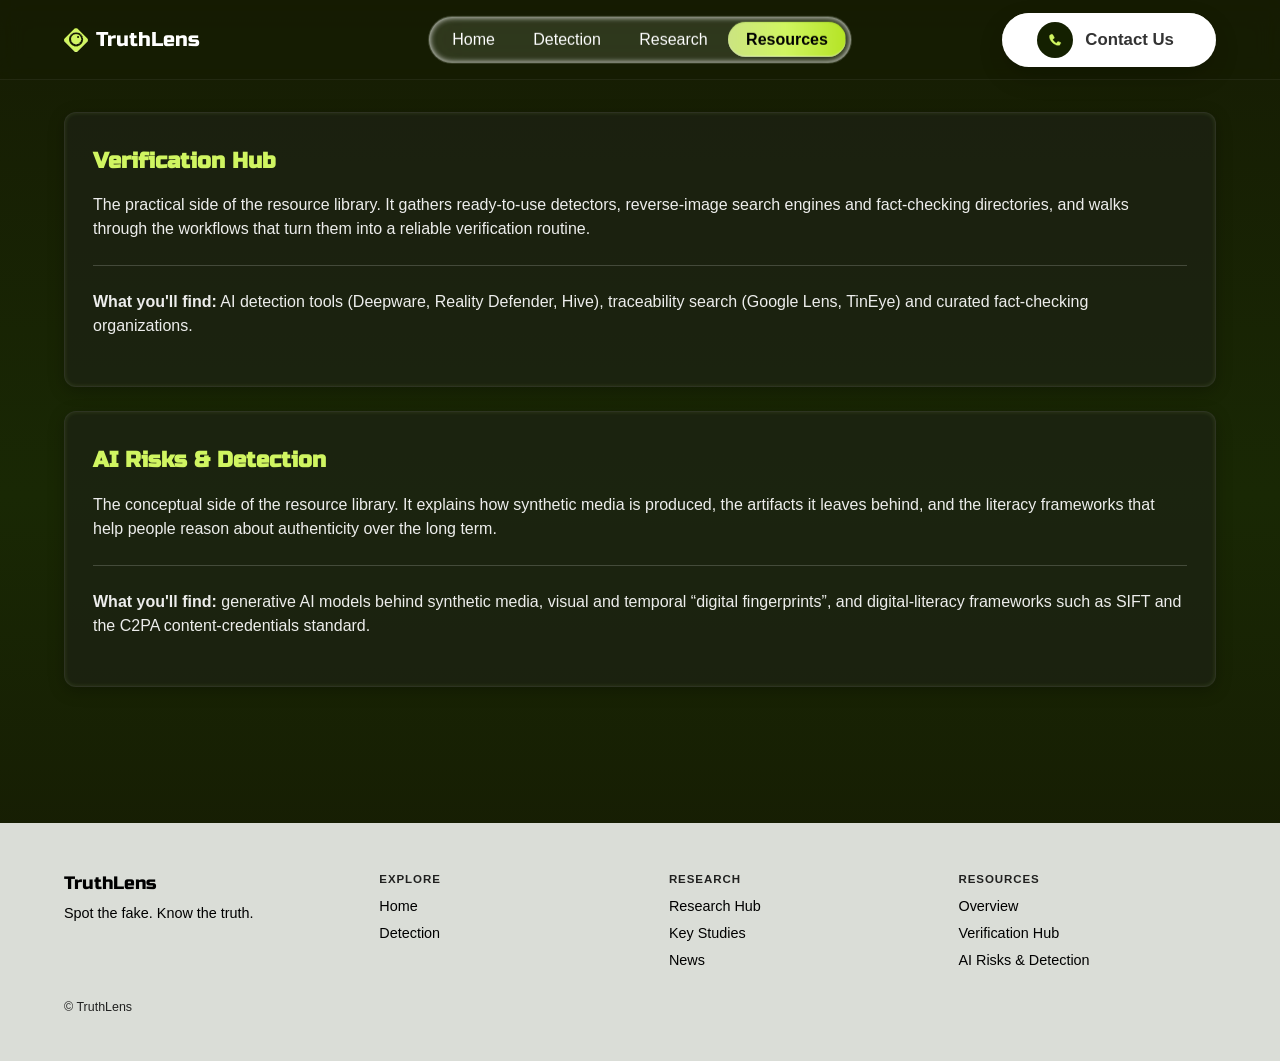
<file: resources.html>
﻿<!DOCTYPE html>
<html lang="en">
  <head>
    <meta charset="utf-8" />
    <meta name="viewport" content="width=device-width, initial-scale=1" />
    <title>Resources - TruthLens</title>
    <link rel="stylesheet" href="css/main.css" />
  </head>
  <body>
    <header class="tl-header">
      <div class="tl-header__inner wrap">
        <a class="tl-brand" href="index.html">
          <img
            src="assets/figma/logo-mark.svg"
            width="24"
            height="24"
            alt=""
          />
          <span class="tl-brand__text">TruthLens</span>
        </a>
        <button
          type="button"
          class="tl-nav-toggle"
          aria-expanded="false"
          aria-controls="tl-nav"
        >
          Menu
        </button>
        <nav id="tl-nav" class="tl-nav" aria-label="Primary">
          <div class="tl-nav__track">
            <a class="tl-nav__item" href="index.html">Home</a>
            <a class="tl-nav__item" href="detection.html">Detection</a>
            <div class="tl-nav__drop">
              <a class="tl-nav__item" href="research.html">Research</a>
              <div class="tl-nav__drop-panel tl-nav__drop-panel--soft tl-nav__drop-panel--research" role="menu">
                <a href="research-key-studies.html" role="menuitem">Key Studies</a>
                <a href="research-news.html" role="menuitem">News</a>
              </div>
            </div>
            <div class="tl-nav__drop">
              <a class="tl-nav__item is-active tl-nav__item--resources" href="resources.html"
                >Resources</a
              >
              <div class="tl-nav__drop-panel tl-nav__drop-panel--soft tl-nav__drop-panel--resources" role="menu">
                <a href="resources-verification-hub.html" role="menuitem">Verification Hub</a>
                <a href="resources-ai-risks.html" role="menuitem">AI Risks &amp; Detection</a>
              </div>
            </div>
          </div>
          <a
            class="tl-contact"
            href="mailto:hello@truthlens.example"
          >
            <img
              src="assets/figma/phone-icon.svg"
              alt=""
              width="18"
              height="18"
            />
            <span>Contact Us</span>
          </a>
        </nav>
      </div>
    </header>

    <main class="tl-section tl-section--tight-top">
      <div class="wrap">
        <article class="tl-module">
          <div class="tl-module__head">
            <h2 class="tl-module__num">Verification Hub</h2>
          </div>
          <p>
            The practical side of the resource library. It gathers
            ready-to-use detectors, reverse-image search engines and
            fact-checking directories, and walks through the workflows that
            turn them into a reliable verification routine.
          </p>
          <hr class="tl-module__rule" />
          <p>
            <strong>What you'll find:</strong> AI detection tools (Deepware,
            Reality Defender, Hive), traceability search (Google Lens, TinEye)
            and curated fact-checking organizations.
          </p>
        </article>

        <article class="tl-module">
          <div class="tl-module__head">
            <h2 class="tl-module__num">AI Risks &amp; Detection</h2>
          </div>
          <p>
            The conceptual side of the resource library. It explains how
            synthetic media is produced, the artifacts it leaves behind, and
            the literacy frameworks that help people reason about authenticity
            over the long term.
          </p>
          <hr class="tl-module__rule" />
          <p>
            <strong>What you'll find:</strong> generative AI models behind
            synthetic media, visual and temporal &ldquo;digital
            fingerprints&rdquo;, and digital-literacy frameworks such as SIFT
            and the C2PA content-credentials standard.
          </p>
        </article>
      </div>
    </main>

    <footer class="tl-footer">
      <div class="wrap">
        <div class="tl-footer__grid">
          <div>
            <div class="tl-footer__brand">TruthLens</div>
            <p style="margin: 0; max-width: 280px">
              Spot the fake. Know the truth.
            </p>
          </div>
          <div>
            <h4>Explore</h4>
            <ul>
              <li><a href="index.html">Home</a></li>
              <li><a href="detection.html">Detection</a></li>
            </ul>
          </div>
          <div>
            <h4>Research</h4>
            <ul>
              <li><a href="research.html">Research Hub</a></li>
              <li><a href="research-key-studies.html">Key Studies</a></li>
              <li><a href="research-news.html">News</a></li>
            </ul>
          </div>
          <div>
            <h4>Resources</h4>
            <ul>
              <li><a href="resources.html">Overview</a></li>
              <li><a href="resources-verification-hub.html">Verification Hub</a></li>
              <li><a href="resources-ai-risks.html">AI Risks &amp; Detection</a></li>
            </ul>
          </div>
        </div>
        <p class="tl-footer__legal">&copy; TruthLens</p>
      </div>
    </footer>
    <script src="js/nav.js"></script>
  </body>
</html>
</file>
<file: css/main.css>
/* TruthLens — visual system from Figma (ai_website)
 * 布局模式：固定画板 1440×设计稿（非流式响应式）。
 * 视口 <1440px 时整页横向滚动，栅格与排版保持与 Figma 一致。 */
@import url("https://fonts.googleapis.com/css2?family=Russo+One&display=swap");

:root {
  --c-bg-top: #161c03;
  --c-bg-bottom: #192804;
  --c-bg-mid: #242e04;
  --c-lime: #d0f561;
  --c-lime-grad: linear-gradient(90deg, #cce482 0%, #d0f561 48.9%, #b5e425 100%);
  --c-nav-pill: rgba(148, 169, 138, 0.2);
  --c-text: #ffffff;
  --c-text-soft: rgba(255, 255, 255, 0.92);
  --c-contact-text: #333333;
  --c-card-glass: rgba(157, 163, 146, 0.3);
  --c-row-dark: rgba(15, 24, 15, 0.8);
  --c-pill-inner: rgba(255, 255, 255, 0.06);
  --c-accent-title: #d0f561;
  --footer-bg: #daddd7;
  --footer-text: #000000;
  --radius-pill: 32px;
  --radius-btn: 20px;
  --radius-card: 12px;
  --radius-cap: 80px;
  /* 与 Figma Frame 一致 */
  --canvas: 1440px;
  --gutter: 120px;
  --header-h: 80px;
  --font-body: Helvetica, "Helvetica Neue", Arial, sans-serif;
  --font-display: "Russo One", Helvetica, sans-serif;
  --shadow-nav-inset: inset 0 0 6px rgba(255, 255, 255, 1);
  --shadow-tab-inset:
    inset 0 -1px 1px rgba(243, 255, 231, 0.57),
    inset 0 1px 1px rgba(80, 131, 19, 0.15);
  --shadow-card-impact:
    0 4px 4.8px rgba(0, 0, 0, 0.82),
    inset 0 -1px 4px rgba(246, 255, 220, 0.8),
    inset 0 3px 1.6px rgba(71, 111, 2, 0.6);
  --grad-card: linear-gradient(131deg,
      rgba(208, 245, 97, 0.4) 3.2%,
      rgba(176, 208, 79, 0.4) 42.3%,
      rgba(138, 164, 57, 0.4) 98.3%);
  --grad-page: linear-gradient(180deg, #161c03 0%, #192804 55%, #161c03 100%);
}

*,
*::before,
*::after {
  box-sizing: border-box;
}

html {
  scroll-behavior: smooth;
}

body {
  margin: 0;
  font-family: var(--font-body);
  color: var(--c-text);
  background: var(--c-bg-top);
  background-image: var(--grad-page);
  background-attachment: fixed;
  line-height: 1.5;
  font-size: 16px;
  min-width: var(--canvas);
  overflow-x: auto;
}

img {
  max-width: 100%;
  height: auto;
  display: block;
}

a {
  color: inherit;
  text-decoration: none;
}

.wrap {
  width: var(--canvas);
  max-width: none;
  margin-inline: auto;
  padding-inline: var(--gutter);
  box-sizing: border-box;
}

.tl-visually-hidden {
  position: absolute;
  width: 1px;
  height: 1px;
  padding: 0;
  margin: -1px;
  overflow: hidden;
  clip: rect(0, 0, 0, 0);
  white-space: nowrap;
  border: 0;
}

.tl-artboard-body {
  background: #161c03;
  background-image: none;
}

.tl-artboard-page {
  position: relative;
  width: var(--canvas);
  margin: 0 auto;
}

.tl-artboard-page>img {
  width: var(--canvas);
  max-width: none;
}

.tl-artboard-link {
  position: absolute;
  z-index: 2;
  display: block;
  border-radius: 999px;
}

.tl-artboard-link:focus-visible {
  outline: 3px solid var(--c-lime);
  outline-offset: 2px;
}

.tl-artboard-link--brand {
  left: 96px;
  top: 14px;
  width: 204px;
  height: 52px;
  border-radius: 16px;
}

.tl-artboard-link--home {
  left: 332px;
  top: 17px;
  width: 120px;
  height: 40px;
}

.tl-artboard-link--detection {
  left: 486px;
  top: 17px;
  width: 150px;
  height: 40px;
}

.tl-artboard-link--research {
  left: 684px;
  top: 17px;
  width: 152px;
  height: 40px;
}

.tl-artboard-link--resources {
  left: 846px;
  top: 17px;
  width: 182px;
  height: 40px;
}

.tl-artboard-link--contact {
  left: 1152px;
  top: 15px;
  width: 169px;
  height: 52px;
}

/* —— Display / body text —— */
.tl-display {
  font-family: var(--font-display);
  font-weight: 400;
  letter-spacing: 0.02em;
}

.tl-h1 {
  font-family: var(--font-display);
  font-size: 48px;
  line-height: 48px;
  margin: 0 0 1rem;
  text-align: center;
}

.tl-h2 {
  font-family: var(--font-display);
  font-size: 40px;
  line-height: 1.1;
  margin: 0 0 1.25rem;
}

.tl-lead {
  font-size: 1.125rem;
  line-height: 1.55;
  color: var(--c-text-soft);
  max-width: 720px;
  margin: 0 auto;
  text-align: center;
}

.tl-body {
  font-size: 1.125rem;
  line-height: 1.55;
  color: var(--c-text-soft);
}

/* —— Header —— */
.tl-header {
  position: sticky;
  top: 0;
  z-index: 200;
  height: var(--header-h);
  display: flex;
  align-items: center;
  background: rgba(22, 28, 3, 0.55);
  backdrop-filter: blur(12px);
  border-bottom: 1px solid rgba(255, 255, 255, 0.06);
}

.tl-header__inner {
  display: flex;
  align-items: center;
  justify-content: space-between;
  gap: 1rem;
  width: 100%;
  position: relative;
}

.tl-brand {
  display: inline-flex;
  align-items: center;
  gap: 0.5rem;
  flex-shrink: 0;
}

.tl-brand img {
  width: 24px;
  height: 24px;
  max-width: none;
  flex-shrink: 0;
  object-fit: contain;
}

.tl-brand__text {
  font-family: var(--font-display);
  font-size: 1.25rem;
  color: #fff;
}

.tl-nav-toggle {
  display: none;
  border: 1px solid rgba(255, 255, 255, 0.2);
  background: rgba(255, 255, 255, 0.08);
  color: #fff;
  border-radius: 10px;
  padding: 0.45rem 0.75rem;
  font: inherit;
  cursor: pointer;
}

.tl-nav.open {
  left: 0;
}

.tl-nav {
  display: flex;
  align-items: center;
  gap: 1rem;
  flex: 1;
  justify-content: flex-end;
  position: static;
  min-height: 48px;
}

.tl-header .tl-nav .tl-nav__track {
  position: absolute;
  top: 50%;
  left: 50%;
  transform: translate(-50%, -50%);
}

.tl-nav__track {
  display: flex;
  align-items: center;
  gap: 0.2rem;
  padding: 0.35rem;
  border-radius: var(--radius-pill);
  background: var(--c-nav-pill);
  backdrop-filter: blur(20px);
  box-shadow: var(--shadow-nav-inset);
  border: 1px solid rgba(255, 255, 255, 0.08);
}

.tl-nav__item {
  position: relative;
  display: inline-flex;
  align-items: center;
  justify-content: center;
  min-height: 32px;
  padding: 0.35rem 1.1rem;
  border-radius: var(--radius-btn);
  font-size: 1rem;
  color: #fff;
  font-weight: 400;
  border: none;
  background: transparent;
  cursor: pointer;
  font-family: var(--font-body);
}

a.tl-nav__item:hover {
  background: rgba(255, 255, 255, 0.06);
}

.tl-nav__item.is-active {
  background: var(--c-lime-grad);
  color: #000;
  font-weight: 700;
  box-shadow: var(--shadow-tab-inset);
}

/* Resources tab uses image in Figma when active */
.tl-nav__item.is-active.tl-nav__item--resources {
  background-color: transparent;
  color: #000;
  font-weight: 700;
  background-size: cover;
  background-position: center;
  background-repeat: no-repeat;
}

.tl-nav__drop {
  position: relative;
}

.tl-nav__drop-panel {
  position: absolute;
  top: calc(100% + 12px);
  left: 50%;
  transform: translateX(-50%);
  min-width: 200px;
  padding: 0.65rem 0.75rem;
  border-radius: 12px;
  background: rgba(22, 28, 3, 0.92);
  border: 1px solid rgba(255, 255, 255, 0.12);
  box-shadow: 0 16px 40px rgba(0, 0, 0, 0.45);
  opacity: 0;
  visibility: hidden;
  transition: opacity 0.15s ease, visibility 0.15s;
}

.tl-nav__drop-panel--soft {
  top: calc(100% + 10px);
  padding: 0.4rem 0.9rem 0.55rem;
  border-radius: 6px;
  background: #a9af9d;
  border: 1px solid #3d4b27;
  box-shadow:
    0 1px 0 rgba(255, 255, 255, 0.25) inset,
    0 6px 18px rgba(0, 0, 0, 0.35);
}

.tl-nav__drop-panel--soft::before {
  content: "";
  position: absolute;
  top: -8px;
  left: 50%;
  width: 16px;
  height: 16px;
  background: #a9af9d;
  border-left: 1px solid #3d4b27;
  border-top: 1px solid #3d4b27;
  transform: translateX(-50%) rotate(45deg);
}

.tl-nav__drop-panel--research {
  min-width: 166px;
}

.tl-nav__drop-panel--resources {
  min-width: 206px;
}

.tl-nav__drop-panel.tl-nav__drop-panel--soft a {
  position: relative;
  padding: 0.35rem 0;
  border-radius: 0;
  font-size: 0.95rem;
  line-height: 1.25;
  text-align: center;
  color: #fff;
  font-weight: 600;
  white-space: nowrap;
}

.tl-nav__drop-panel.tl-nav__drop-panel--soft a+a {
  margin-top: 0.2rem;
  padding-top: 0.5rem;
}

.tl-nav__drop-panel.tl-nav__drop-panel--soft a+a::before {
  content: "";
  position: absolute;
  top: 0;
  left: 0;
  right: 0;
  height: 1px;
  background: rgba(143, 191, 126, 0.7);
}

.tl-nav__drop-panel.tl-nav__drop-panel--soft a.is-current {
  color: var(--c-lime);
  font-weight: 700;
}

.tl-nav__drop-panel.tl-nav__drop-panel--soft a:hover {
  background: transparent;
  color: var(--c-lime);
}

.tl-nav__drop:hover .tl-nav__drop-panel,
.tl-nav__drop:focus-within .tl-nav__drop-panel {
  opacity: 1;
  visibility: visible;
}

.tl-nav__drop-panel a {
  display: block;
  padding: 0.45rem 0.5rem;
  border-radius: 8px;
  font-size: 0.9rem;
  color: var(--c-text-soft);
}

.tl-nav__drop-panel a:hover {
  background: rgba(208, 245, 97, 0.12);
  color: #fff;
}

.tl-nav__drop-panel small {
  display: block;
  font-size: 0.72rem;
  opacity: 0.75;
  margin-top: 0.15rem;
}

.tl-contact {
  display: inline-flex;
  align-items: center;
  justify-content: center;
  gap: 0.8rem;
  height: 54px;
  min-width: 214px;
  margin-left: 0.5rem;
  padding: 0 1.15rem 0 0.68rem;
  background-size: contain;
  background-repeat: no-repeat;
  background-position: center;
  background-color: #fff;
  border-radius: 999px;
  box-shadow:
    inset 0 1px 0 rgba(255, 255, 255, 0.75),
    0 10px 24px rgba(0, 0, 0, 0.18);
  font-weight: 700;
  font-size: 1.05rem;
  color: var(--c-contact-text);
  flex-shrink: 0;
}

.tl-contact img {
  width: 16px;
  height: 16px;
  padding: 10px;
  max-width: none;
  flex-shrink: 0;
  object-fit: contain;
  display: block;
  box-sizing: content-box;
  background: #142000;
  border-radius: 999px;
}

/* —— Hero —— */
.tl-hero {
  position: relative;
  min-height: 800px;
  display: flex;
  align-items: center;
  justify-content: center;
  text-align: center;
  overflow: hidden;
}

.tl-hero__media {
  position: absolute;
  inset: 0;
}

.tl-hero__media img {
  width: 100%;
  height: 100%;
  object-fit: cover;
  opacity: 0.8;
}

.tl-hero__shade {
  position: absolute;
  inset: 0;
  background: linear-gradient(180deg,
      rgba(22, 28, 3, 0.2) 0%,
      rgba(22, 28, 3, 0.5) 50.7%,
      #161c03 100%);
}

.tl-hero__content {
  position: relative;
  z-index: 1;
  padding: 2rem 1rem 4rem;
  max-width: 900px;
}

/* —— Sections —— */
.tl-section {
  padding: 80px 0;
  position: relative;
}

.tl-section--tight-top {
  padding-top: 2rem;
}

/* —— Where grid —— */
.tl-where-grid {
  display: grid;
  grid-template-columns: repeat(2, 1fr);
  gap: 1.25rem;
}

.tl-tile {
  position: relative;
  border-radius: var(--radius-card);
  min-height: 300px;
  padding: 1.75rem;
  display: flex;
  flex-direction: column;
  justify-content: flex-end;
  /* 设计稿遮罩拉伸时，用实色垫底避免露白或变形难看 */
  background-color: #252d14;
  background-size: cover;
  background-position: center;
  background-repeat: no-repeat;
  overflow: hidden;
  border: 1px solid rgba(0, 0, 0, 0.35);
  box-shadow: inset 0 0 6px rgba(255, 255, 255, 0.15);
}

.tl-tile--where-alt {
  background-color: #1e2612;
}

.tl-tile__icon {
  position: absolute;
  top: 1.25rem;
  left: 1.25rem;
  width: 80px;
  height: 80px;
  flex-shrink: 0;
  border-radius: 50%;
  overflow: hidden;
  display: flex;
  align-items: center;
  justify-content: center;
  background: radial-gradient(circle at 35% 30%,
      rgba(240, 244, 230, 0.95) 0%,
      rgba(200, 210, 175, 0.55) 45%,
      rgba(160, 175, 130, 0.45) 100%);
  box-shadow:
    inset 0 1px 2px rgba(255, 255, 255, 0.45),
    0 2px 8px rgba(0, 0, 0, 0.35);
  border: 1px solid rgba(0, 0, 0, 0.2);
}

/* 避免全局 max-width:100% + 强制宽高把图标拉扁；保持比例居中 */
.tl-tile__icon {
  position: absolute;
  top: 1.25rem;
  left: 1.25rem;
  width: 80px;
  height: 80px;
  flex-shrink: 0;
  border-radius: 50%;
  display: flex;
  align-items: center;
  justify-content: center;
  background: radial-gradient(circle at 35% 30%,
      rgba(240, 244, 230, 0.95) 0%,
      rgba(200, 210, 175, 0.55) 45%,
      rgba(160, 175, 130, 0.45) 100%);
  box-shadow:
    inset 0 1px 2px rgba(255, 255, 255, 0.45),
    0 2px 8px rgba(0, 0, 0, 0.35);
  border: 1px solid rgba(0, 0, 0, 0.2);
}

.tl-tile__title {
  align-self: flex-start;
  font-weight: 700;
  font-size: 1.35rem;
  margin: 0 0 0.5rem;
}

.tl-tile__copy {
  display: flex;
  flex-direction: column;
  align-items: flex-start;
  width: 100%;
  max-width: 32rem;
  margin-top: auto;
}

.tl-tile p {
  margin: 0;
  align-self: flex-start;
  text-align: left;
  max-width: 32rem;
  font-size: 1.125rem;
  line-height: 1.5;
  color: var(--c-text-soft);
}

/* —— Detection band —— */
.tl-detect-band {
  position: relative;
  padding: 64px 0;
  overflow: hidden;
}

.tl-detect-band__bg {
  position: absolute;
  inset: 0;
}

.tl-detect-band__bg img {
  width: 100%;
  height: 100%;
  object-fit: cover;
  opacity: 0.4;
}

.tl-detect-band__overlay {
  position: absolute;
  inset: 0;
  background: linear-gradient(180deg,
      #161d04 0%,
      rgba(52, 52, 52, 0) 50.8%,
      #161d03 100%);
}

.tl-detect-band__inner {
  position: relative;
  z-index: 1;
}

.tl-detect-row {
  display: grid;
  grid-template-columns: auto 1fr;
  align-items: center;
  gap: 1rem 1.5rem;
  margin-bottom: 1rem;
  padding: 0.85rem 1.25rem;
  border-radius: 60px;
  background: var(--c-row-dark);
  backdrop-filter: blur(4px);
  box-shadow:
    inset 0 -2px 2px rgba(148, 184, 64, 0.3),
    inset 0 2px 2px rgba(255, 255, 255, 0.3);
}

.tl-detect-row__tag {
  display: inline-flex;
  align-items: center;
  justify-content: center;
  padding: 0.55rem 1.25rem;
  border-radius: 39px;
  border: 1px solid #000;
  background: var(--c-pill-inner);
  box-shadow: var(--shadow-nav-inset);
  font-size: 1.125rem;
  white-space: nowrap;
  color: #fff;
}

.tl-detect-row__tag.is-accent {
  background: var(--c-lime-grad);
  color: #000;
  font-weight: 600;
  border-color: transparent;
  box-shadow: var(--shadow-tab-inset);
}

.tl-detect-row p {
  margin: 0;
  font-size: 1.125rem;
  color: var(--c-text-soft);
}

/* —— AI Models split —— */
.tl-split {
  display: grid;
  grid-template-columns: 1fr 480px;
  gap: 2rem;
  align-items: center;
}

.tl-split__visual img {
  width: 100%;
  border-radius: 22px;
  box-shadow: 0 12px 40px rgba(0, 0, 0, 0.4);
}

.tl-btn-lime {
  display: inline-flex;
  align-items: center;
  gap: 0.4rem;
  margin-top: 1.5rem;
  padding: 0.65rem 1.35rem;
  border-radius: var(--radius-cap);
  background: var(--c-lime-grad);
  color: #333;
  font-weight: 700;
  font-size: 0.875rem;
  box-shadow:
    inset 0 -1px 2px rgba(239, 255, 217, 0.8),
    inset 0 2px 2px rgba(125, 179, 8, 0.44);
  border: none;
  cursor: pointer;
  font-family: var(--font-body);
}

.tl-btn-lime:hover {
  filter: brightness(1.05);
}

.tl-btn-lime--home-cta {
  gap: 0.65rem;
  margin-top: 2rem;
  padding: 0.65rem 0.75rem 0.65rem 1.45rem;
  font-size: 0.95rem;
}

.tl-btn-lime__arrow {
  display: inline-flex;
  align-items: center;
  justify-content: center;
  width: 24px;
  height: 24px;
  border-radius: 999px;
  background: #050707;
  color: #fff;
  font-size: 0.8rem;
  line-height: 1;
}

/* —— Impact bento —— */
.tl-impact-head {
  text-align: center;
  max-width: 720px;
  margin: 0 auto 2.5rem;
}

.tl-bento {
  width: 1090px;
  margin: 0 auto;
  display: grid;
  grid-template-columns: 490px 580px;
  /* 固定两列 */
  gap: 22px 24px;
  align-items: start;
}

.tl-bento__card {
  padding: 44px 54px;
  border-radius: 10px;
}

.tl-bento__card--lime {
  background-image: var(--grad-card);
}

.tl-bento__card--soft {
  background: rgba(218, 225, 214, 0.36);
}

.tl-bento__card--dark {
  background: rgba(30, 35, 22, 0.85);
  border: 1px solid rgba(255, 255, 255, 0.06);
}

.tl-bento__card h3 {
  margin: 0 0 0.75rem;
  font-size: 1.35rem;
  font-weight: 700;
}

.tl-bento__card p {
  margin: 0;
  font-size: 1.05rem;
  line-height: 1.55;
  color: var(--c-text-soft);
}

.tl-stat-big {
  font-family: var(--font-display);
  font-size: 2.5rem;
  margin: 0.5rem 0;
}

.tl-highlight {
  font-family: var(--font-display);
  color: var(--c-lime);
  font-size: 2rem;
}

.tl-bars {
  margin-top: 1rem;
  max-width: 260px;
}

.tl-bars img {
  width: 100%;
  height: auto;
}

.tl-source-note {
  margin-top: 0.75rem;
  font-size: 0.875rem;
  opacity: 0.85;
}

.tl-bento__card--span2 {
  grid-column: span 1;
}

.tl-bento__tall {
  grid-row: span 2;
}

/* —— Research hub hero —— */
.tl-hub {
  position: relative;
  isolation: isolate;
  min-height: 1080px;
  display: flex;
  flex-direction: column;
  align-items: center;
  justify-content: center;
  text-align: center;
  padding: 96px var(--gutter) 64px;
  overflow: hidden;
}

.tl-hub__bg {
  position: absolute;
  inset: 0;
}

.tl-hub__bg img {
  width: 100%;
  height: 100%;
  object-fit: cover;
}

.tl-hub__grad {
  position: absolute;
  inset: 0;
  background: linear-gradient(127.2deg,
      rgba(21, 27, 2, 0.8) 2.5%,
      rgba(22, 28, 3, 0.8) 81.2%);
}

.tl-hub__veil {
  position: absolute;
  inset: 0;
  backdrop-filter: blur(4px);
  background: rgba(14, 25, 2, 0.1);
}

.tl-hub__content {
  position: relative;
  z-index: 2;
  display: flex;
  flex-direction: column;
  align-items: center;
  max-width: 980px;
  margin: 0 auto;
  text-align: center;
}

.tl-hub__content .tl-lead {
  max-width: 640px;
}

.tl-hub-search {
  display: flex;
  align-items: center;
  margin-top: 2rem;
  width: min(880px, 100%);
  max-width: 100%;
  padding: 0.4rem;
  border-radius: 100px;
  background: var(--c-nav-pill);
  backdrop-filter: blur(20px);
  box-shadow: var(--shadow-nav-inset);
  border: 1px solid rgba(255, 255, 255, 0.12);
}

.tl-hub-search input {
  flex: 1;
  border: none;
  background: transparent;
  color: #fff;
  font: inherit;
  padding: 0.75rem 1.25rem;
  min-width: 0;
}

.tl-hub-search input::placeholder {
  color: rgba(255, 255, 255, 0.45);
}

.tl-hub-search input:focus {
  outline: none;
}

.tl-hub-search button {
  border: none;
  border-radius: 40px;
  padding: 0.55rem 1.5rem;
  background: var(--c-lime-grad);
  font-weight: 700;
  font-size: 1.25rem;
  color: #000;
  cursor: pointer;
  box-shadow: var(--shadow-tab-inset);
  font-family: var(--font-body);
}

/* 子导航：三角形 + 长方形（与稿中「气泡接矩形」一致，避免位图拉伸） */
.tl-subpanel {
  display: none;
  flex-direction: column;
  align-items: center;
  width: 176px;
  z-index: 5;
  filter: drop-shadow(0 10px 24px rgba(0, 0, 0, 0.4));
}

.tl-subpanel--floating {
  position: absolute;
  top: 1rem;
  right: var(--gutter);
}

.tl-subpanel--static {
  position: static;
  margin: 0 auto 2rem;
  filter: drop-shadow(0 6px 16px rgba(0, 0, 0, 0.35));
}

.tl-subpanel__caret {
  width: 0;
  height: 0;
  border-left: 13px solid transparent;
  border-right: 13px solid transparent;
  border-bottom: 15px solid rgba(18, 24, 8, 0.98);
  z-index: 2;
}

.tl-subpanel__box {
  width: 100%;
  margin-top: -2px;
  background: rgba(18, 24, 8, 0.98);
  border: 1px solid rgba(255, 255, 255, 0.16);
  border-radius: 2px 2px 14px 14px;
  padding: 0.45rem 0.6rem 0.65rem;
  box-shadow: inset 0 1px 0 rgba(255, 255, 255, 0.07);
}

.tl-subpanel__link {
  display: block;
  font-size: 0.875rem;
  padding: 0.28rem 0.2rem;
  color: rgba(255, 255, 255, 0.95);
  text-align: center;
  font-weight: 400;
}

.tl-subpanel__link:hover {
  color: var(--c-lime);
}

.tl-subpanel__link.is-active {
  color: var(--c-lime);
  font-weight: 700;
}

.tl-subpanel__rule {
  height: 1px;
  margin: 0.3rem 0.15rem;
  background: rgba(255, 255, 255, 0.2);
}

/* —— Resources page hero —— */
.tl-rhero {
  position: relative;
  isolation: isolate;
  min-height: 800px;
  padding: calc(var(--header-h) + 48px) 0 48px;
  overflow: hidden;
}

.tl-rhero__bg {
  position: absolute;
  inset: 0;
  background: linear-gradient(118deg, rgb(80, 95, 29) 0.66%, #161c03 97.7%);
}

.tl-rhero__shot {
  position: absolute;
  right: 16px;
  top: 118px;
  width: 786px;
  height: auto;
  opacity: 1;
  pointer-events: none;
}

.tl-rhero__shot img {
  width: 100%;
  height: auto;
  display: block;
}

.tl-rhero__shot--risks {
  overflow: visible;
  border-radius: 0;
}

.tl-rhero__shot--risks img {
  width: 100%;
  max-width: none;
  margin-left: 0;
}

.tl-rhero .wrap {
  position: relative;
  z-index: 1;
}

/* Resource cards */
.tl-rcard {
  border-radius: var(--radius-card);
  padding: 1.25rem 1.5rem;
  margin-bottom: 1rem;
  background: var(--c-card-glass);
  box-shadow:
    2px 2px 4px rgba(47, 60, 35, 0.3),
    inset 0 0 4px rgba(203, 255, 119, 0.3);
}

.tl-rcard h3 {
  margin: 0 0 0.5rem;
  font-size: 1.35rem;
}

.tl-rcard p {
  margin: 0;
  font-size: 1.125rem;
  color: var(--c-text-soft);
}

.tl-tool-pill {
  display: inline-flex;
  flex-wrap: wrap;
  align-items: baseline;
  gap: 0.5rem 1rem;
  padding: 0.65rem 1.25rem;
  border-radius: 39px;
  border: 1px solid #000;
  background: var(--c-pill-inner);
  box-shadow: var(--shadow-nav-inset);
  margin-bottom: 1rem;
}

.tl-tool-pill .tl-tag {
  font-family: var(--font-display);
  color: var(--c-lime);
  font-size: 32px;
}

.tl-tool-grid {
  display: grid;
  gap: 2rem;
  align-items: start;
  grid-template-columns: 1fr 1fr;
}

.tl-tool-grid--flip .tl-tool-grid__text {
  order: 2;
}

.tl-tool-grid--flip .tl-tool-grid__media {
  order: 1;
}

.tl-tool-grid__media img {
  width: 100%;
  max-width: 500px;
  margin-inline: auto;
  border-radius: 12px;
  object-fit: cover;
}

.tl-fact-grid {
  display: grid;
  gap: 1.5rem;
  grid-template-columns: repeat(2, 1fr);
}

.tl-fact {
  display: grid;
  grid-template-columns: auto 1fr;
  gap: 1rem;
  align-items: start;
}

.tl-fact img {
  width: 120px;
  height: auto;
  border-radius: 8px;
}

.tl-fact h4 {
  margin: 0 0 0.35rem;
  color: var(--c-accent-title);
  font-size: 1.35rem;
}

/* Study cards */
.tl-study-grid {
  display: grid;
  gap: 1.25rem;
  grid-template-columns: repeat(auto-fill, minmax(300px, 1fr));
}

.tl-study-grid--feature {
  grid-template-columns: repeat(2, minmax(0, 1fr));
  gap: 2rem 1.75rem;
}

.tl-study {
  display: flex;
  flex-direction: column;
  min-height: 470px;
  background: rgba(66, 76, 47, 0.88);
  border: 1px solid rgba(255, 255, 255, 0.08);
  border-radius: 24px;
  padding: 2rem 2.45rem 2rem;
  box-shadow:
    2px 2px 4px rgba(47, 60, 35, 0.3),
    inset 0 0 4px rgba(203, 255, 119, 0.12);
}

.tl-study h3 {
  margin: 0 0 1.25rem;
  font-size: 1.15rem;
  line-height: 1.35;
}

.tl-study .meta {
  font-size: 0.95rem;
  opacity: 0.85;
  margin-bottom: 1.1rem;
}

.tl-study p {
  margin: 0;
  font-size: 0.92rem;
  color: var(--c-text-soft);
  line-height: 1.55;
}

.tl-study .tl-btn-lime {
  margin-top: auto;
  align-self: flex-start;
}

/* News */
.tl-cat {
  margin-bottom: 3.25rem;
}

.tl-cat__bar {
  display: inline-flex;
  flex-wrap: wrap;
  gap: 0.75rem;
  align-items: center;
  width: fit-content;
  min-width: 760px;
  max-width: 100%;
  padding: 1rem 2.25rem;
  border-radius: 30px;
  background: rgba(208, 245, 97, 0.14);
  border: 1px solid rgba(208, 245, 97, 0.28);
  box-shadow: var(--shadow-nav-inset);
  margin-bottom: 1.5rem;
  font-size: 1.05rem;
}

.tl-cat__bar strong {
  color: var(--c-lime);
  font-family: var(--font-display);
  font-size: 1.5rem;
  line-height: 1;
}

.tl-news-item {
  max-width: 1140px;
  padding: 1.85rem 0 2rem;
  border-bottom: 1px solid rgba(208, 245, 97, 0.5);
}

.tl-news-item h4 {
  margin: 0 0 1rem;
  font-size: 1.15rem;
  line-height: 1.35;
}

.tl-news-item h4 a {
  color: var(--c-lime);
  text-decoration: none;
  border-bottom: 1px dashed rgba(208, 245, 97, 0.45);
  transition: color 0.15s ease, border-color 0.15s ease;
}

.tl-news-item h4 a::after {
  content: " \2197";
  font-size: 0.9em;
  opacity: 0.85;
}

.tl-news-item h4 a:hover,
.tl-news-item h4 a:focus-visible {
  color: #eaffb0;
  border-bottom-color: #eaffb0;
  outline: none;
}

.tl-news-item h4 a:focus-visible {
  border-bottom-style: solid;
}

.tl-news-item__hint {
  display: block;
  margin-top: 0.35rem;
  font-size: 0.8rem;
  font-weight: 400;
  letter-spacing: 0.02em;
  color: rgba(208, 245, 97, 0.75);
}

.tl-news-item p {
  margin: 0;
  font-size: 1rem;
  color: var(--c-text-soft);
  line-height: 1.55;
  max-width: 1120px;
}

/* Detection inner numbered blocks */
.tl-module {
  border-radius: var(--radius-card);
  padding: 2rem 1.75rem;
  margin-bottom: 1.5rem;
  background: rgba(30, 35, 22, 0.65);
  border: 1px solid rgba(255, 255, 255, 0.08);
  box-shadow:
    inset 0 0 4px rgba(203, 255, 119, 0.12),
    0 4px 16px rgba(0, 0, 0, 0.25);
}

.tl-module__head {
  display: flex;
  gap: 1rem;
  align-items: baseline;
  margin-bottom: 1rem;
}

.tl-module__num {
  font-family: var(--font-display);
  font-size: 1.75rem;
  color: var(--c-lime);
}

.tl-module h2 {
  margin: 0;
  font-size: 1.35rem;
}

.tl-module h1 {
  margin: 0;
  font-size: 1.35rem;
}

.tl-module__rule {
  border: 0;
  height: 1px;
  margin: 1.5rem 0;
  background: rgba(255, 255, 255, 0.18);
}

.tl-module p,
.tl-module li {
  color: var(--c-text-soft);
}

/* —— Footer —— */
.tl-footer {
  background: var(--footer-bg);
  color: var(--footer-text);
  font-family: var(--font-body);
  padding: 48px 0 32px;
  margin-top: 2rem;
  font-size: 0.9rem;
}

.tl-footer a {
  color: var(--footer-text);
}

.tl-footer a:hover {
  text-decoration: underline;
}

.tl-footer__grid {
  display: grid;
  gap: 2rem;
  grid-template-columns: 1.1fr repeat(3, 1fr);
}

.tl-footer__brand {
  font-family: var(--font-display);
  font-size: 1.1rem;
  margin-bottom: 0.35rem;
}

.tl-footer h4 {
  margin: 0 0 0.5rem;
  font-size: 0.72rem;
  text-transform: uppercase;
  letter-spacing: 0.08em;
  opacity: 0.85;
}

.tl-footer ul {
  list-style: none;
  margin: 0;
  padding: 0;
}

.tl-footer li {
  margin-bottom: 0.35rem;
}

.tl-footnotes {
  margin-top: 2rem;
  padding-top: 1.25rem;
  border-top: 1px solid rgba(0, 0, 0, 0.12);
  font-size: 0.8rem;
  line-height: 1.45;
}

.tl-footnotes ol {
  margin: 0.5rem 0 0;
  padding-left: 1.2rem;
}

.tl-footer__legal {
  margin-top: 1.25rem;
  font-size: 0.78rem;
  opacity: 0.85;
}

/* Desktop fidelity refinements from figma-original */
.tl-where-grid {
  gap: 2.35rem;
}

.tl-tile {
  min-height: 342px;
  padding: 2rem 2.25rem 2rem;
  border-radius: 22px;
  border: 1px solid rgba(226, 239, 190, 0.18);
  box-shadow:
    0 10px 24px rgba(0, 0, 0, 0.36),
    inset 0 -2px 3px rgba(238, 246, 220, 0.42),
    inset 0 2px 2px rgba(255, 255, 255, 0.1);
}

.tl-tile__icon {
  position: absolute;
  top: 1.8rem;
  left: 1.85rem;
  width: 104px;
  height: 104px;
  display: block;
  object-fit: contain;
  background: none;
  border: 0;
  border-radius: 0;
  box-shadow: none;
}

.tl-tile__copy {
  width: min(100%, 34rem);
  margin-top: auto;
  margin-left: 0;
  text-align: left;
}

.tl-tile__title {
  align-self: flex-start;
  margin: 0 0 1rem;
  font-size: 2rem;
  line-height: 1.1;
  text-align: left;
}

.tl-tile p {
  align-self: flex-start;
  max-width: none;
  margin: 0;
  text-align: left;
  font-size: 1.05rem;
  line-height: 1.4;
}

.tl-detect-band {
  padding: 0;
  min-height: 900px;
  display: flex;
  align-items: center;
}

.tl-detect-band__overlay {
  background:
    linear-gradient(180deg, rgba(20, 29, 4, 0.92) 0%, rgba(20, 29, 4, 0.58) 35%, rgba(20, 29, 4, 0.9) 100%);
}

.tl-detect-band__inner {
  padding: 9rem 0 7rem;
}

.tl-detect-band .tl-lead {
  max-width: 920px;
  margin-bottom: 2.6rem;
  font-size: 1.05rem;
  line-height: 1.35;
}

.tl-detect-row {
  grid-template-columns: 320px 1fr;
  gap: 0 1.2rem;
  padding: 0.9rem 1.7rem;
  margin-bottom: 1.35rem;
  border-radius: 999px;
  background: rgba(8, 16, 10, 0.72);
  box-shadow:
    inset 0 0 0 1px rgba(137, 176, 79, 0.18),
    0 6px 20px rgba(0, 0, 0, 0.25);
}

.tl-detect-row__tag {
  padding: 0.85rem 1.55rem;
  font-size: 1rem;
  border-radius: 999px;
}

.tl-detect-row p {
  font-size: 1rem;
  line-height: 1.35;
}

.tl-home-models .tl-split {
  gap: 3.5rem;
  align-items: center;
}

.tl-home-models .tl-body {
  max-width: 640px;
  font-size: 1.05rem;
}

.tl-impact-head {
  max-width: 940px;
  margin-bottom: 3rem;
}

.tl-impact-head .tl-body {
  font-size: 1.05rem;
}

.tl-bento {
  width: 100%;
  max-width: 1090px;
  margin: 0 auto;
  display: grid;
  grid-template-columns: minmax(0, 490px) minmax(0, 580px);
  gap: 22px 24px;
  align-items: start;
}

.tl-bento__col {
  display: grid;
  gap: 22px;
  align-content: start;
}

.tl-bento__card {
  padding: 44px 54px;
  border-radius: 10px;
  min-width: 0;
  overflow: hidden;
  box-shadow:
    0 8px 18px rgba(0, 0, 0, 0.55),
    inset 0 -1px 4px rgba(246, 255, 220, 0.5),
    inset 0 2px 2px rgba(255, 255, 255, 0.16);
}

.tl-bento__card h3 {
  margin-bottom: 24px;
  font-size: 24px;
  line-height: 1.15;
  font-weight: 700;
}

.tl-bento__card p {
  font-size: 18px;
  line-height: 1.28;
}

.tl-bento__card--metric {
  min-height: 540px;
  display: flex;
  flex-direction: column;
}

.tl-impact-visual {
  margin-top: 120px;
  gap: 70px;
}

.tl-stat-big {
  font-size: 58px;
  font-weight: 800;
}

.tl-bento__card--metric h3,
.tl-bento__card--metric p {
  max-width: 390px;
  margin-inline: auto;
  margin-left: auto;
  margin-right: auto;
  text-align: center;
}

.tl-impact-visual {
  display: flex;
  align-items: flex-end;
  justify-content: center;
  gap: 70px;
  margin-top: auto;
  padding-top: 115px;
}

.tl-stat-big {
  font-family: var(--font-body);
  font-size: 58px;
  font-weight: 800;
  line-height: 0.95;
  letter-spacing: -0.04em;
}

.tl-bento__card--metric .tl-stat-big {
  min-width: 0;
  margin: 0;
  text-align: left;
  font-size: 58px;
  font-weight: 800;
}

.tl-bars {
  display: flex;
  align-items: flex-end;
  gap: 17px;
  height: 190px;
  max-width: none;
  margin: 0;
}

.tl-bars span {
  display: block;
  width: 19px;
  border-radius: 999px;
  background: linear-gradient(180deg, #eef7b3 0%, #7ae200 100%);
}

.tl-bars span:nth-child(1) {
  height: 76px;
  opacity: 0.62;
}

.tl-bars span:nth-child(2) {
  height: 92px;
  opacity: 0.7;
}

.tl-bars span:nth-child(3) {
  height: 110px;
  opacity: 0.78;
}

.tl-bars span:nth-child(4) {
  height: 128px;
  opacity: 0.84;
}

.tl-bars span:nth-child(5) {
  height: 146px;
  opacity: 0.9;
}

.tl-bars span:nth-child(6) {
  height: 164px;
  opacity: 0.95;
}

.tl-bars span:nth-child(7) {
  height: 182px;
  opacity: 1;
}

.tl-bento__card--assistant {
  min-height: 420px;
  text-align: left;
}

.tl-bento__card--assistant h3 {
  font-size: 24px;
  margin-bottom: 28px;
  text-align: left;
}

.tl-bento__card--assistant p {
  font-size: 24px;
  line-height: 1.12;
  text-align: left;
}

.tl-bento__card--assistant .tl-highlight {
  font-family: var(--font-body);
  color: var(--c-lime);
  font-size: 42px;
  font-weight: 800;
  line-height: 0.9;
  letter-spacing: -0.04em;
}

.tl-bento__card--consequence {
  min-height: 430px;
  text-align: left;
}

.tl-bento__card--consequence h3 {
  font-size: 25px;
  margin-bottom: 28px;
  text-align: left;
}

.tl-bento__card--consequence p {
  max-width: 400px;
  font-size: 23px;
  line-height: 1.16;
  text-align: left;
}

.tl-bento__card--why {
  min-height: 535px;
  padding: 52px 54px;
  display: flex;
  flex-direction: column;
  justify-content: center;
  text-align: center;
}

.tl-bento__card--why h3 {
  font-size: 25px;
  margin-bottom: 28px;
  text-align: center;
}

.tl-bento__card--why p {
  max-width: 420px;
  margin: 0 auto;
  font-size: 23px;
  line-height: 1.16;
  text-align: center;
}

.tl-page-intro {
  max-width: 1230px;
  margin: 0 0 4.5rem;
  font-size: 1.05rem;
  line-height: 1.42;
}

.tl-page-intro p {
  margin: 0 0 0.4rem;
}

.tl-module--detect {
  padding: 3.2rem 6rem 3.5rem;
  margin-bottom: 5rem;
  border-radius: 24px;
  background: rgba(117, 125, 92, 0.34);
  box-shadow:
    0 16px 28px rgba(0, 0, 0, 0.24),
    inset 0 -1px 4px rgba(239, 248, 215, 0.34);
}

.tl-module--detect .tl-module__head {
  gap: 0.9rem;
  align-items: flex-start;
  margin-bottom: 2.1rem;
}

.tl-module--detect .tl-module__num {
  font-size: 2rem;
  line-height: 1;
}

.tl-module--detect h2 {
  font-size: 2.05rem;
  line-height: 1.1;
  max-width: 60rem;
}

.tl-module__toggle {
  width: 100%;
  display: flex;
  align-items: center;
  justify-content: space-between;
  gap: 1rem;
  padding: 0;
  border: 0;
  background: transparent;
  color: inherit;
  font: inherit;
  text-align: left;
  cursor: pointer;
}

.tl-page-detection .tl-module__toggle {
  cursor: default;
  pointer-events: none;
}

.tl-page-detection .tl-module__chev {
  display: none;
}

.tl-module__title {
  display: inline-flex;
  align-items: center;
  min-height: 64px;
  padding: 0.7rem 1.3rem;
  border-radius: 999px;
  background: rgba(9, 16, 8, 0.7);
  box-shadow:
    inset 0 0 0 1px rgba(137, 176, 79, 0.22),
    0 4px 14px rgba(0, 0, 0, 0.18);
}

.tl-module__chev {
  width: 14px;
  height: 14px;
  border-right: 2px solid rgba(255, 255, 255, 0.8);
  border-bottom: 2px solid rgba(255, 255, 255, 0.8);
  transform: rotate(45deg);
  flex-shrink: 0;
  margin-right: 0.35rem;
}

.tl-module--detect p,
.tl-module--detect li {
  font-size: 1.05rem;
  line-height: 1.42;
}

.tl-module--detect ul {
  list-style: none;
  margin: 0;
  padding: 0;
}

.tl-module--detect li {
  position: relative;
  padding-left: 1.15rem;
  margin-bottom: 2.15rem;
}

.tl-module--detect li::before {
  content: "";
  position: absolute;
  left: 0;
  top: 0.7rem;
  width: 8px;
  height: 8px;
  border-radius: 50%;
  background: var(--c-lime);
}

.tl-module__limit {
  margin-top: 4rem;
}

.tl-note-link {
  color: var(--c-lime);
  font-weight: 700;
}

.tl-module__visual {
  margin: 2.8rem 0 2.2rem;
  text-align: center;
}

.tl-module__visual img {
  width: min(100%, 640px);
  margin: 0 auto;
  border-radius: 0;
  box-shadow: none;
}

.tl-module__quote {
  max-width: 64rem;
  margin: 0 auto 3.5rem;
  font-size: 1.05rem;
  line-height: 1.42;
}

.tl-rhero {
  min-height: 785px;
  padding: calc(var(--header-h) + 2.5rem) 0 0;
}

.tl-rhero__bg {
  background: linear-gradient(180deg, #161c03 0%, #172204 100%);
}

.tl-rhero__shot {
  right: 16px;
  top: 118px;
  width: 786px;
  opacity: 1;
}

.tl-rhero__body {
  max-width: 27rem;
  padding-top: 7.5rem;
}

.tl-rhero__body p {
  font-size: 1.05rem;
  line-height: 1.42;
}

.tl-tool-grid {
  grid-template-columns: 500px 1fr;
  gap: 3.4rem;
  margin-bottom: 4.8rem;
}

.tl-tool-grid--flip {
  grid-template-columns: 1fr 500px;
}

.tl-tool-grid--flip .tl-tool-grid__text {
  order: 1;
}

.tl-tool-grid--flip .tl-tool-grid__media {
  order: 2;
}

.tl-tool-grid__media img {
  max-width: 500px;
  border-radius: 14px;
}

.tl-tool-pill {
  min-height: 78px;
  padding: 1rem 2rem;
  margin-bottom: 2rem;
  border-radius: 999px;
}

.tl-tool-pill .tl-tag {
  font-size: 2rem;
}

.tl-tool-pill span:last-child {
  font-size: 1.35rem;
}

.tl-tool-grid__text p {
  font-size: 1.05rem;
  line-height: 1.42;
}

.tl-rcard--trace {
  min-height: 205px;
  padding: 2.4rem 3.5rem;
  display: flex;
  flex-direction: column;
  justify-content: center;
  margin-bottom: 2.4rem;
}

.tl-rcard--trace h3 {
  font-size: 1.95rem;
  margin-bottom: 1rem;
}

.tl-fact-grid {
  gap: 3rem 4.8rem;
}

.tl-fact img {
  width: 232px;
  border-radius: 0;
}

.tl-fact h4 {
  font-size: 1.25rem;
}

.tl-fact p {
  margin: 0;
  font-size: 1.05rem;
  line-height: 1.42;
}

.tl-risk-cards {
  display: grid;
  gap: 2.6rem;
}

.tl-rcard--risk {
  min-height: 238px;
  padding: 2.4rem 3.5rem;
  display: flex;
  flex-direction: column;
  justify-content: center;
}

.tl-rcard--risk h3 {
  font-size: 1.85rem;
  margin-bottom: 1.4rem;
}

.tl-rcard--risk p {
  font-size: 1.05rem;
  line-height: 1.42;
}

.tl-fingerprint {
  display: grid;
  grid-template-columns: 1fr 430px;
  gap: 4rem;
  align-items: start;
}

.tl-fingerprint__title {
  display: flex;
  align-items: center;
  gap: 1.1rem;
  margin: 0 0 2rem;
}

.tl-arrow-chip {
  display: inline-flex;
  align-items: center;
  justify-content: center;
  width: 2.75rem;
  height: 2.75rem;
  border-radius: 50%;
  background: var(--c-lime);
  color: #000;
  font-family: var(--font-display);
  font-size: 1.3rem;
  line-height: 1;
  text-decoration: none;
  transition: transform 0.15s ease, box-shadow 0.15s ease;
}

a.tl-arrow-chip:hover,
a.tl-arrow-chip:focus-visible {
  transform: translateY(-2px);
  box-shadow: 0 6px 14px rgba(208, 245, 97, 0.35);
  outline: none;
}

.tl-fingerprint__body p {
  margin: 0 0 2.1rem;
  font-size: 1.05rem;
  line-height: 1.42;
}

.tl-fingerprint__visual img {
  width: 100%;
  border-radius: 24px;
  box-shadow: 0 14px 28px rgba(0, 0, 0, 0.22);
}

.tl-literacy-grid {
  display: grid;
  grid-template-columns: repeat(2, minmax(0, 1fr));
  gap: 2.5rem;
}

.tl-rcard--literacy {
  min-height: 545px;
  padding: 3rem 3.6rem;
}

.tl-rcard--literacy h3 {
  font-size: 1.9rem;
  line-height: 1.2;
  margin-bottom: 1.8rem;
}

.tl-rcard--literacy p {
  font-size: 1.05rem;
  line-height: 1.42;
}

/* ============================================
   响应式适配 - 添加在 main.css 最末尾
   ============================================ */

/* 让内容在小于1440px时自适应收缩，而不是横向滚动 */
@media (max-width: 1440px) {
  :root {
    --gutter: clamp(20px, 5vw, 120px);
  }

  .wrap {
    width: 100%;
    max-width: 1440px;
    padding-inline: var(--gutter);
  }

  body {
    min-width: auto;
    overflow-x: hidden;
  }

  /* 让容器变成自适应宽度 */
  .tl-header__inner,
  .tl-hero__content,
  .tl-section .wrap {
    width: 100%;
  }
}

/* 平板设备 (768px - 1024px) */
@media (max-width: 1024px) {
  .tl-where-grid {
    grid-template-columns: repeat(2, 1fr);
    gap: 1rem;
  }

  .tl-split {
    grid-template-columns: 1fr;
    gap: 2rem;
  }

  .tl-bento {
    grid-template-columns: 1fr;
  }

  .tl-bento__tall {
    grid-row: auto;
  }

  .tl-tool-grid {
    grid-template-columns: 1fr;
  }

  .tl-tool-grid--flip .tl-tool-grid__text {
    order: 1;
  }

  .tl-fact-grid {
    grid-template-columns: repeat(2, 1fr);
  }

  .tl-footer__grid {
    grid-template-columns: repeat(2, 1fr);
    gap: 2rem;
  }

  .tl-subpanel--floating {
    position: static;
    margin: 0 auto 1rem;
  }

  .tl-hub {
    min-height: auto;
    padding: 60px 20px;
  }

  .tl-hub-search {
    width: 100%;
    max-width: 600px;
    margin-top: 1.5rem;
  }
}

/* 手机设备 (小于768px) */
@media (max-width: 768px) {
  .tl-h1 {
    font-size: clamp(2rem, 9vw, 2.6rem);
    line-height: 1.05;
  }

  .tl-h2 {
    font-size: 28px;
  }

  .tl-lead {
    font-size: 16px;
  }

  /* 移动端导航 */
  .tl-header {
    overflow: visible;
  }

  .tl-header__inner {
    gap: 0.75rem;
    justify-content: flex-start;
  }

  .tl-nav-toggle {
    display: inline-flex;
    align-items: center;
    justify-content: center;
    width: 44px;
    min-width: 44px;
    min-height: 44px;
    margin-left: auto;
    position: relative;
    z-index: 1101;
    font-size: 0;
  }

  .tl-nav-toggle::before {
    content: "≡";
    font-size: 1.35rem;
    line-height: 1;
  }

  .tl-nav {
    display: none;
    position: fixed;
    top: var(--header-h);
    right: calc(-1 * min(88vw, 320px) - 24px);
    left: auto;
    width: min(88vw, 320px);
    height: calc(100vh - var(--header-h));
    background: rgba(22, 28, 3, 0.98);
    backdrop-filter: blur(16px);
    flex-direction: column;
    align-items: stretch;
    padding: 1rem;
    transition: right 0.3s ease;
    z-index: 1000;
    gap: 1rem;
    flex: none;
  }

  body.tl-nav-open {
    overflow: hidden;
  }

  body.tl-nav-open::before {
    content: "";
    position: fixed;
    inset: var(--header-h) 0 0;
    background: rgba(0, 0, 0, 0.45);
    z-index: 999;
  }

  body.tl-nav-open .tl-nav {
    display: flex;
    right: 0;
  }

  .tl-nav .tl-nav__track {
    position: static;
    transform: none;
    flex-direction: column;
    width: 100%;
    background: transparent;
    padding: 0;
    gap: 0.5rem;
  }

  .tl-nav__item {
    width: 100%;
    justify-content: flex-start;
    padding: 0.8rem 1rem;
  }

  .tl-nav__drop-panel {
    position: static;
    opacity: 1;
    visibility: visible;
    transform: none;
    background: transparent;
    border: none;
    padding-left: 1rem;
    margin-top: 0.5rem;
    display: none;
  }

  .tl-nav__drop.active .tl-nav__drop-panel {
    display: block;
  }

  .tl-contact {
    margin-left: 0;
    justify-content: center;
    width: 100%;
    min-width: 0;
    margin-top: auto;
    padding: 0.8rem 1rem;
  }

  .tl-hero {
    min-height: calc(100svh - var(--header-h));
  }

  .tl-hero__content {
    width: min(100%, 22rem);
    max-width: 22rem;
    padding: 2rem 0 3rem;
  }

  /* 网格改为单列 */
  .tl-where-grid {
    grid-template-columns: 1fr;
  }

  .tl-tile {
    min-height: 260px;
  }

  .tl-tile__icon {
    width: 60px;
    height: 60px;
  }

  .tl-detect-row {
    grid-template-columns: 1fr;
    text-align: center;
    gap: 0.75rem;
  }

  .tl-detect-row__tag {
    white-space: normal;
    justify-content: center;
  }

  .tl-study-grid {
    grid-template-columns: 1fr;
  }

  .tl-fact-grid {
    grid-template-columns: 1fr;
  }

  .tl-fact {
    grid-template-columns: 60px 1fr;
  }

  .tl-fact img {
    width: 60px;
  }

  .tl-footer__grid {
    grid-template-columns: 1fr;
    text-align: center;
  }

  .tl-footer__brand {
    text-align: center;
  }

  .tl-module__head {
    flex-direction: column;
    gap: 0.25rem;
  }

  .tl-tool-pill .tl-tag {
    font-size: 24px;
  }

  .tl-hub {
    min-height: 760px;
    padding: 72px 20px 56px;
  }

  .tl-hub__content {
    width: min(100%, 22rem);
    max-width: 22rem;
  }

  .tl-hub-search {
    width: 100%;
    max-width: none;
    flex-direction: column;
    align-items: stretch;
    gap: 0.75rem;
    padding: 0.75rem;
    background: rgba(59, 71, 31, 0.52);
  }

  .tl-hub-search input {
    width: 100%;
    padding: 0.9rem 1rem;
    border-radius: 40px;
    background: rgba(255, 255, 255, 0.08);
  }

  .tl-hub-search button {
    width: 100%;
    font-size: 1.05rem;
    padding: 0.85rem 1rem;
  }

  .tl-rhero {
    min-height: auto;
    padding: calc(var(--header-h) + 32px) 0 40px;
  }

  .tl-rhero__shot {
    position: relative;
    right: auto;
    top: auto;
    width: min(100%, 30rem);
    margin: 2rem auto 0;
    opacity: 0.22;
  }

  .tl-rhero .wrap {
    display: grid;
    gap: 2rem;
  }
}

/* 小屏手机 (小于480px) */
@media (max-width: 480px) {

  .tl-h1,
  .tl-h2 {
    text-wrap: balance;
  }

  .tl-hero__content,
  .tl-hub__content {
    width: min(100%, 19rem);
    max-width: 19rem;
  }

  .tl-tile p {
    font-size: 0.9rem;
  }

  .tl-btn-lime {
    padding: 0.5rem 1rem;
    font-size: 0.8rem;
  }

  .tl-hub-search {
    flex-direction: column;
    background: transparent;
    gap: 0.75rem;
  }

  .tl-hub-search input {
    background: rgba(255, 255, 255, 0.1);
    border-radius: 40px;
  }

  .tl-hub-search button {
    width: 100%;
  }
}

/* Interaction and fidelity pass */
.tl-tile--olive {
  background-image: linear-gradient(180deg, #7c9335 0%, #73892f 100%);
}

.tl-tile--slate {
  background-image: linear-gradient(180deg, #59604d 0%, #4f5544 100%);
}

.tl-card-link,
.tl-actionable,
[data-href],
[data-focus-target] {
  cursor: pointer;
  transition:
    transform 0.2s ease,
    box-shadow 0.2s ease,
    border-color 0.2s ease,
    background-color 0.2s ease,
    filter 0.2s ease;
}

.tl-card-link:hover,
.tl-card-link:focus-visible,
.tl-actionable:hover,
.tl-actionable:focus-visible,
[data-href]:hover,
[data-href]:focus-visible,
[data-focus-target]:hover,
[data-focus-target]:focus-visible {
  transform: translateY(-6px);
  box-shadow:
    0 18px 36px rgba(0, 0, 0, 0.28),
    inset 0 -2px 4px rgba(239, 248, 215, 0.34);
}

.tl-card-link:focus-visible,
.tl-actionable:focus-visible,
[data-href]:focus-visible,
[data-focus-target]:focus-visible {
  outline: 2px solid var(--c-lime);
  outline-offset: 4px;
}

.tl-detect-row {
  text-decoration: none;
}

.tl-split__visual[data-href] {
  border-radius: 22px;
  overflow: hidden;
}

.tl-bento__card[data-href],
.tl-rcard--risk[data-href],
.tl-rcard--risk[data-focus-target],
.tl-tool-grid[data-href] {
  cursor: pointer;
}

.tl-module[data-accordion] {
  transition:
    transform 0.22s ease,
    box-shadow 0.22s ease,
    background-color 0.22s ease;
}

.tl-module[data-accordion]:hover {
  transform: translateY(-4px);
}

.tl-module__toggle {
  width: 100%;
  display: flex;
  align-items: flex-start;
  justify-content: space-between;
  gap: 1.5rem;
  padding: 0;
  margin: 0 0 2.1rem;
  border: 0;
  background: transparent;
  color: inherit;
  text-align: left;
  font: inherit;
  cursor: pointer;
}

.tl-module__toggle .tl-module__head {
  margin: 0;
  flex: 1;
}

.tl-module__title {
  display: block;
  font-family: var(--font-display);
  font-size: 2.05rem;
  line-height: 1.1;
  max-width: 60rem;
}

.tl-module__chev {
  position: relative;
  width: 2.6rem;
  height: 2.6rem;
  border-radius: 50%;
  flex-shrink: 0;
  margin-top: 0.1rem;
  border: 1px solid rgba(208, 245, 97, 0.32);
  background: rgba(12, 19, 8, 0.4);
  box-shadow: inset 0 0 0 1px rgba(255, 255, 255, 0.04);
}

.tl-module__chev::before,
.tl-module__chev::after {
  content: "";
  position: absolute;
  left: 50%;
  top: 50%;
  width: 0.9rem;
  height: 2px;
  border-radius: 999px;
  background: var(--c-lime);
  transform: translate(-50%, -50%);
  transition: transform 0.18s ease, opacity 0.18s ease;
}

.tl-module__chev::after {
  transform: translate(-50%, -50%) rotate(90deg);
}

.tl-module.is-collapsed .tl-module__chev::after {
  opacity: 1;
}

.tl-module:not(.is-collapsed) .tl-module__chev::after {
  opacity: 0;
}

.tl-module.is-collapsed {
  padding-bottom: 2.6rem;
}

.tl-module__body[hidden] {
  display: none;
}

.tl-tool-poster {
  display: flex;
  flex-direction: column;
  justify-content: space-between;
  min-height: 505px;
  padding: 1.9rem 2.25rem 2.1rem;
  border-radius: 10px;
  background: #f5f4f5;
  color: #252a34;
  box-shadow:
    0 18px 30px rgba(0, 0, 0, 0.22),
    inset 0 0 0 1px rgba(70, 54, 54, 0.08);
}

.tl-tool-poster__eyebrow {
  display: block;
  font-size: 3.2rem;
  line-height: 0.96;
  font-weight: 700;
  letter-spacing: -0.04em;
  color: #333846;
}

.tl-tool-poster__title {
  display: block;
  margin-top: 0.25rem;
  font-size: 3.25rem;
  line-height: 0.96;
  font-weight: 700;
  letter-spacing: -0.04em;
  color: #ca1f63;
}

.tl-tool-poster__copy {
  display: block;
  margin-top: 1.9rem;
  font-size: 1.05rem;
  line-height: 1.6;
  color: #3c3f46;
}

.tl-tool-poster__cta {
  display: inline-flex;
  align-items: center;
  justify-content: center;
  align-self: flex-start;
  min-width: 178px;
  margin-top: 2.15rem;
  padding: 1rem 1.35rem;
  border-radius: 6px;
  background: #cf275f;
  color: #ffffff;
  font-weight: 700;
  font-size: 0.95rem;
  letter-spacing: 0.01em;
}

.tl-fact {
  padding: 0.5rem;
  border-radius: 20px;
}

.tl-fingerprint__list {
  display: grid;
  gap: 1.65rem;
}

.tl-fingerprint__item {
  position: relative;
  display: block;
  width: 100%;
  padding: 0;
  border: 0;
  background: transparent;
  color: var(--c-text-soft);
  text-align: left;
  font: inherit;
  font-size: 1.05rem;
  line-height: 1.42;
  cursor: pointer;
  transition: color 0.18s ease, transform 0.18s ease;
}

.tl-fingerprint__item::before {
  content: "";
  position: absolute;
  left: -1.25rem;
  top: 0.15rem;
  bottom: 0.15rem;
  width: 4px;
  border-radius: 999px;
  background: transparent;
  transition: background-color 0.18s ease, box-shadow 0.18s ease;
}

.tl-fingerprint__item strong {
  color: #ffffff;
}

.tl-fingerprint__item:hover,
.tl-fingerprint__item:focus-visible,
.tl-fingerprint__item.is-active {
  color: #ffffff;
  transform: translateX(4px);
}

.tl-fingerprint__item:hover::before,
.tl-fingerprint__item:focus-visible::before,
.tl-fingerprint__item.is-active::before {
  background: var(--c-lime);
  box-shadow: 0 0 16px rgba(208, 245, 97, 0.2);
}

.tl-fingerprint__item--link {
  text-decoration: none;
}

.tl-fingerprint[data-active="visual"] .tl-fingerprint__visual img {
  filter: saturate(1);
  transform: translateY(0) rotate(0deg);
}

.tl-fingerprint[data-active="temporal"] .tl-fingerprint__visual img {
  filter: saturate(0.82) blur(0.6px);
  transform: translateY(8px) rotate(-1.2deg);
}

.tl-fingerprint__visual img {
  transition: filter 0.22s ease, transform 0.22s ease;
}

.tl-rcard--literacy {
  text-decoration: none;
}

.is-spotlit {
  animation: tl-spotlight 1.3s ease;
}

@keyframes tl-spotlight {
  0% {
    box-shadow:
      0 0 0 0 rgba(208, 245, 97, 0),
      inset 0 -1px 4px rgba(239, 248, 215, 0.28);
  }

  32% {
    box-shadow:
      0 0 0 4px rgba(208, 245, 97, 0.16),
      0 16px 32px rgba(0, 0, 0, 0.24),
      inset 0 -1px 4px rgba(239, 248, 215, 0.36);
  }

  100% {
    box-shadow:
      0 0 0 0 rgba(208, 245, 97, 0),
      inset 0 -1px 4px rgba(239, 248, 215, 0.28);
  }
}
</file>
